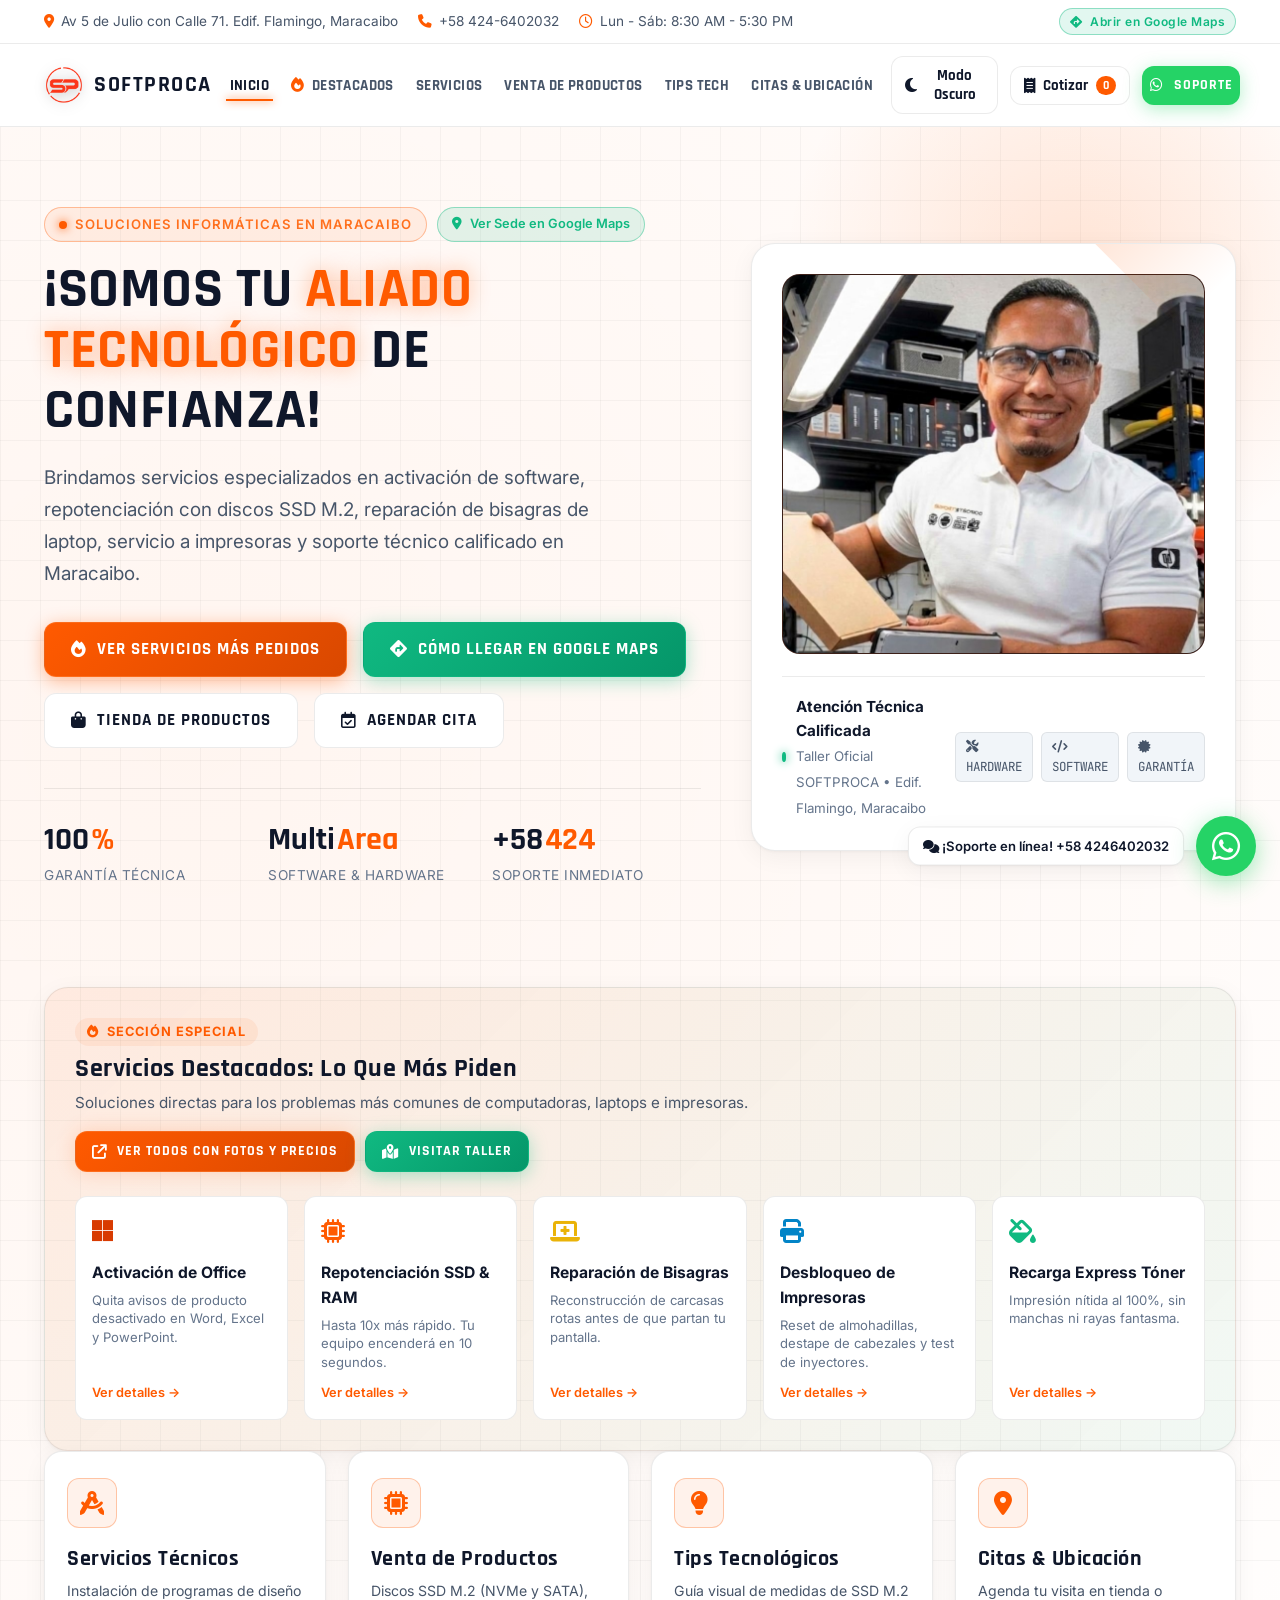
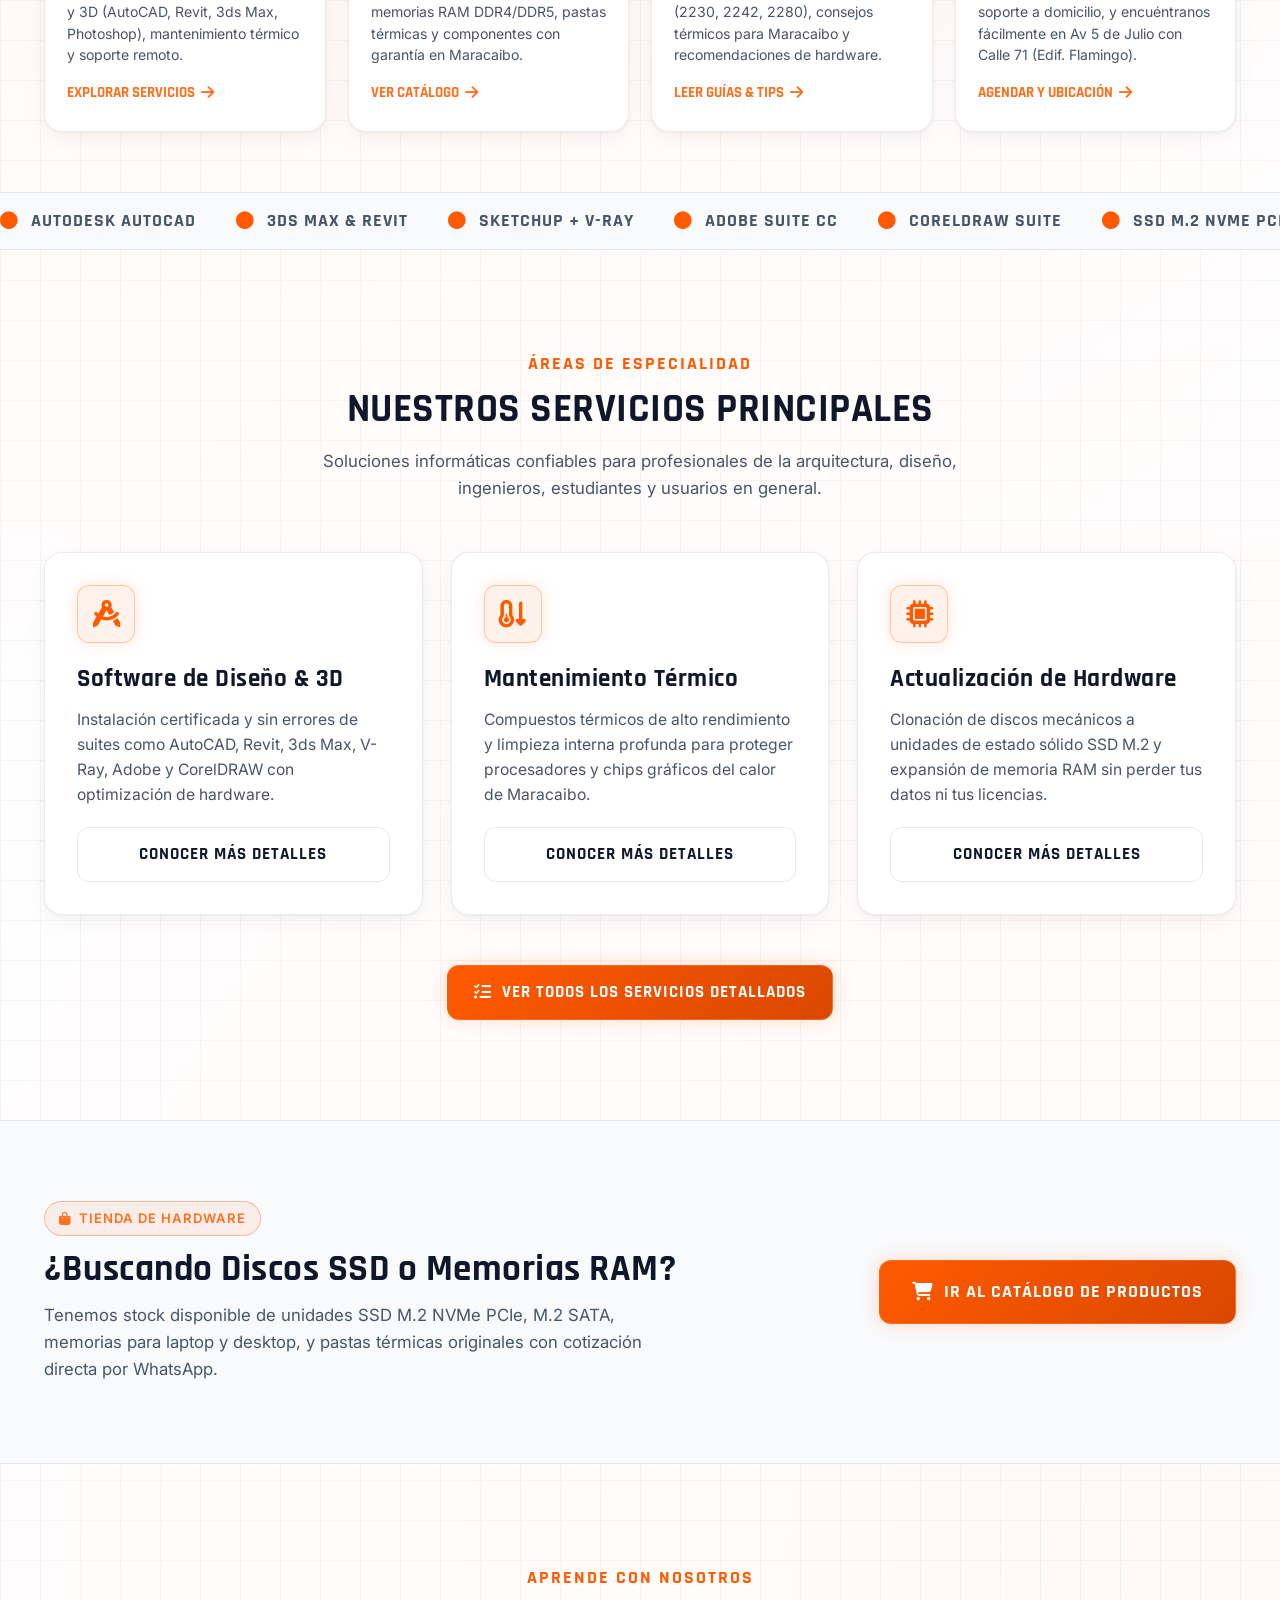
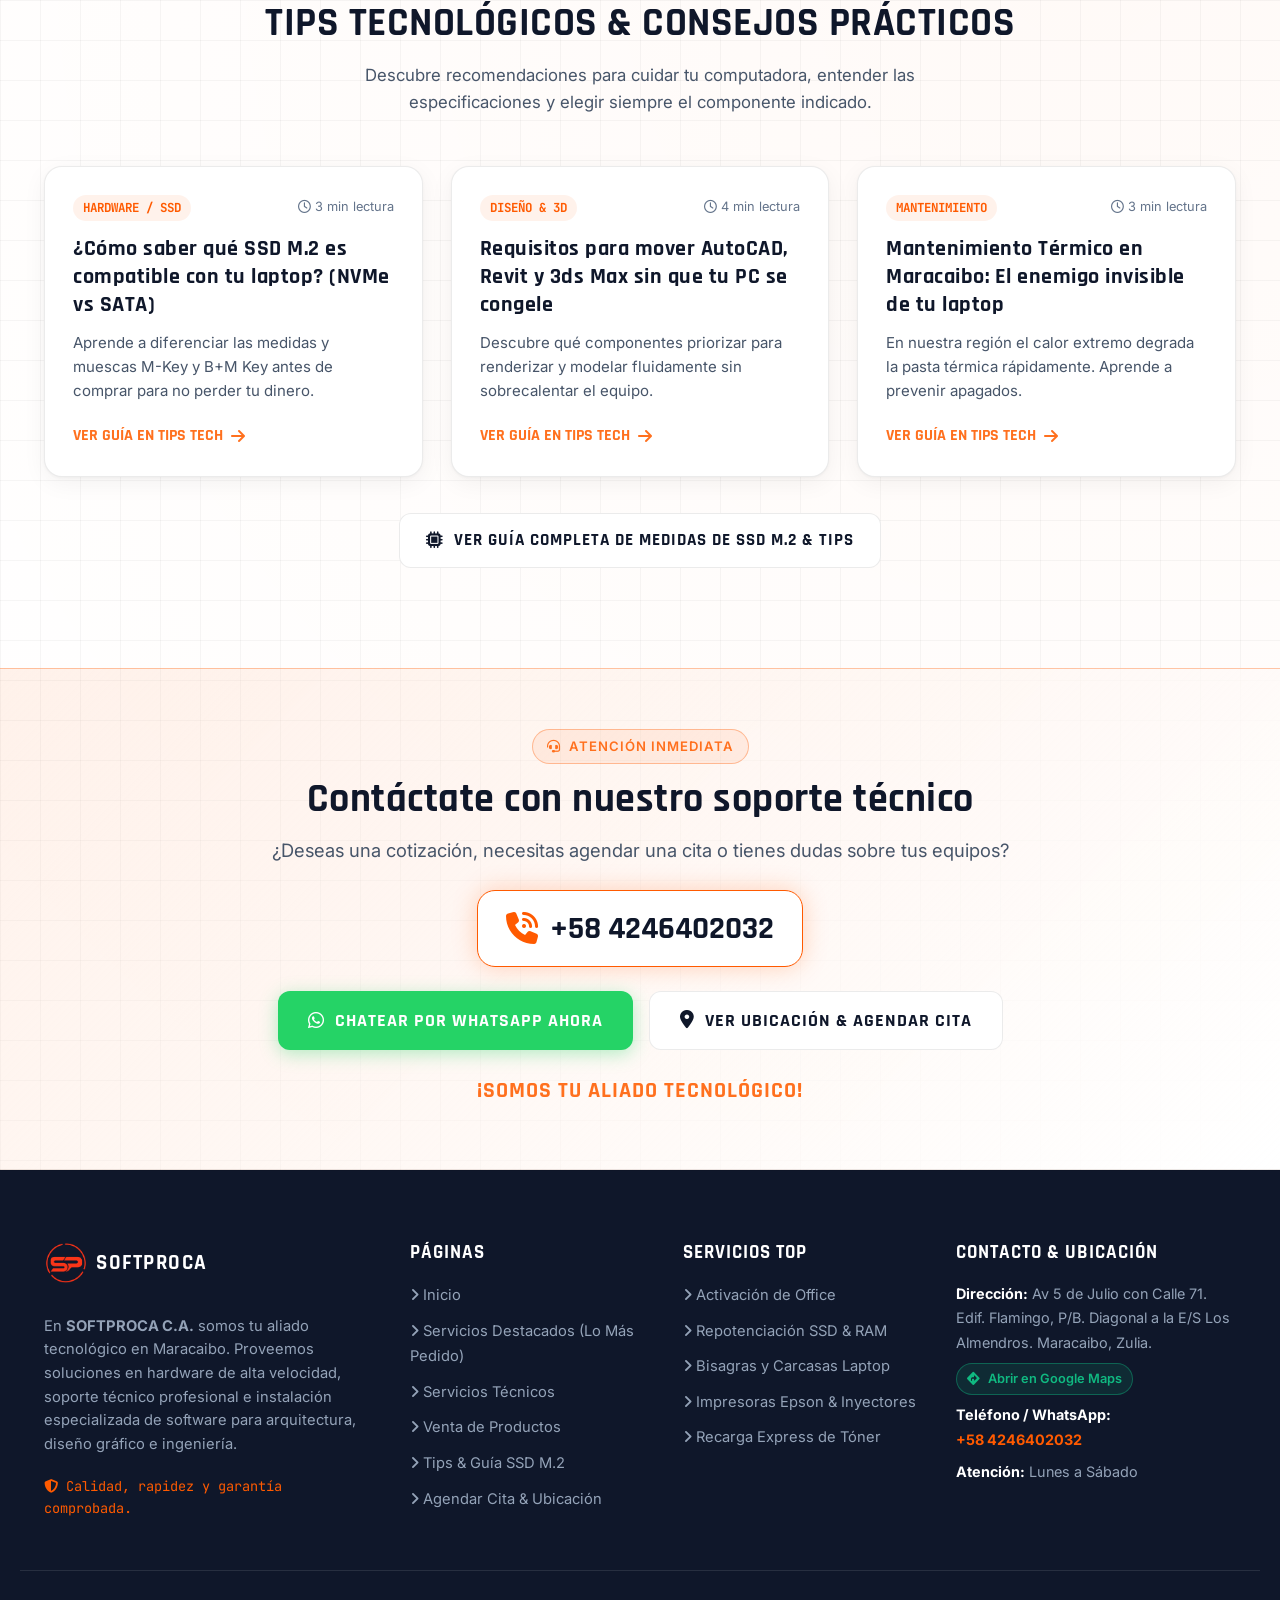
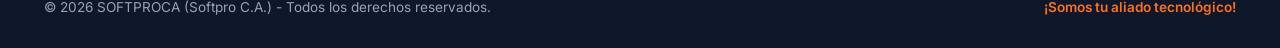
<file: index.html>
<!DOCTYPE html>
<html lang="es">
<head>
  <meta charset="UTF-8">
  <meta name="viewport" content="width=device-width, initial-scale=1.0">
  <title>SOFTPROCA | ¡Somos tu aliado tecnológico! - Servicios Técnicos y Hardware en Maracaibo</title>
  <meta name="description" content="SOFTPROCA C.A. en Maracaibo. Especialistas en activación de Office, repotenciación con discos SSD M.2 y RAM, reparación de bisagras de laptops, desbloqueo de impresoras y venta de hardware.">
  <meta name="keywords" content="Softproca, Maracaibo, servicios tecnicos, activacion office maracaibo, repotenciacion ssd maracaibo, reparacion bisagras laptop, desbloqueo impresoras epson, recarga toner, venta hardware, soporte tecnico Zulia">
  <meta name="author" content="SOFTPROCA C.A.">
  <meta name="robots" content="index, follow, max-image-preview:large, max-snippet:-1, max-video-preview:-1">
  
  <!-- Canonical URL -->
  <link rel="canonical" href="https://softproca.com/">

  <!-- Open Graph / Facebook / WhatsApp Preview -->
  <meta property="og:locale" content="es_VE">
  <meta property="og:type" content="business.business">
  <meta property="og:title" content="SOFTPROCA | ¡Somos tu aliado tecnológico! - Maracaibo">
  <meta property="og:description" content="Servicios técnicos calificados en Maracaibo: Licencias Office, repotenciación SSD M.2, reparación de bisagras de laptop, impresoras y venta de componentes.">
  <meta property="og:url" content="https://softproca.com/">
  <meta property="og:site_name" content="SOFTPROCA">
  <meta property="og:image" content="https://softproca.com/assets/images/logo-sp.png">
  <meta property="og:image:secure_url" content="https://softproca.com/assets/images/logo-sp.png">
  <meta property="og:image:type" content="image/png">
  <meta property="og:image:width" content="1024">
  <meta property="og:image:height" content="1024">
  <meta property="og:image:alt" content="SOFTPROCA | ¡Somos tu aliado tecnológico! - Logo Oficial">
  <link rel="image_src" href="https://softproca.com/assets/images/logo-sp.png">

  <!-- Twitter Cards -->
  <meta name="twitter:card" content="summary">
  <meta name="twitter:title" content="SOFTPROCA | Servicios Técnicos de Computación en Maracaibo">
  <meta name="twitter:description" content="¡Somos tu aliado tecnológico! Especialistas en software de diseño, discos SSD M.2, reparación de laptops e impresoras.">
  <meta name="twitter:image" content="https://softproca.com/assets/images/logo-sp.png">

  <!-- Geoposicionamiento para SEO Local en Google (Maracaibo, Venezuela) -->
  <meta name="geo.region" content="VE-V">
  <meta name="geo.placename" content="Maracaibo, Estado Zulia, Venezuela">
  <meta name="geo.position" content="10.6698;-71.6285">
  <meta name="ICBM" content="10.6698, -71.6285">

  <!-- Google Search Console - Etiqueta de Verificación -->
  <meta name="google-site-verification" content="GOOGLE_SEARCH_CONSOLE_VERIFICATION_CODE">

  <!-- Favicon & PWA Web Manifest -->
  <link rel="icon" type="image/png" href="assets/images/logo-sp.png">
  <link rel="apple-touch-icon" href="assets/images/logo-sp.png">
  <link rel="manifest" href="site.webmanifest">
  <meta name="theme-color" content="#FF5A00">

  <!-- Hojas de Estilo -->
  <link rel="stylesheet" href="assets/css/styles.css">

  <!-- FontAwesome Icons -->
  <link rel="stylesheet" href="https://cdnjs.cloudflare.com/ajax/libs/font-awesome/6.5.1/css/all.min.css" integrity="sha512-DTOQO9RWCH3ppGqcWaEA1BIZOC6xxalwEsw9c2QQeAIftl+Vegovlnee1c9QX4TctnWMn13TZye+giMm8e2LwA==" crossorigin="anonymous" referrerpolicy="no-referrer" />

  <!-- Schema.org Datos Estructurados (JSON-LD) para Google Rich Results -->
  <script type="application/ld+json">
  {
    "@context": "https://schema.org",
    "@type": ["LocalBusiness", "ComputerRepairService", "ElectronicsStore"],
    "name": "SOFTPROCA C.A.",
    "alternateName": ["Softpro C.A.", "Softproca", "Softproca Maracaibo"],
    "image": [
      "https://softproca.com/assets/images/logo-sp.png",
      "https://softproca.com/assets/images/hero-tecnico.jpg"
    ],
    "logo": "https://softproca.com/assets/images/logo-sp.png",
    "@id": "https://softproca.com/#localbusiness",
    "url": "https://softproca.com/",
    "telephone": "+584246402032",
    "priceRange": "$$",
    "hasMap": "https://maps.app.goo.gl/AkBrpmmDveUEZYnY8",
    "address": {
      "@type": "PostalAddress",
      "streetAddress": "Av 5 de Julio con Calle 71. Edif. Flamingo, P/B. Diagonal a la E/S Los Almendros",
      "addressLocality": "Maracaibo",
      "addressRegion": "Zulia",
      "postalCode": "4001",
      "addressCountry": "VE"
    },
    "geo": {
      "@type": "GeoCoordinates",
      "latitude": 10.6698,
      "longitude": -71.6285
    },
    "openingHoursSpecification": [
      {
        "@type": "OpeningHoursSpecification",
        "dayOfWeek": ["Monday", "Tuesday", "Wednesday", "Thursday", "Friday"],
        "opens": "08:30",
        "closes": "17:30"
      },
      {
        "@type": "OpeningHoursSpecification",
        "dayOfWeek": "Saturday",
        "opens": "09:00",
        "closes": "14:00"
      }
    ],
    "sameAs": [
      "https://maps.app.goo.gl/AkBrpmmDveUEZYnY8",
      "https://wa.me/584246402032"
    ],
    "areaServed": [
      {
        "@type": "City",
        "name": "Maracaibo"
      },
      {
        "@type": "City",
        "name": "San Francisco"
      },
      {
        "@type": "AdministrativeArea",
        "name": "Zulia"
      }
    ],
    "makesOffer": [
      {
        "@type": "Offer",
        "itemOffered": {
          "@type": "Service",
          "name": "Soporte, Activación y Licenciamiento de Microsoft Office"
        }
      },
      {
        "@type": "Offer",
        "itemOffered": {
          "@type": "Service",
          "name": "Repotenciación de Laptops y PC con SSD M.2 NVMe y Memoria RAM"
        }
      },
      {
        "@type": "Offer",
        "itemOffered": {
          "@type": "Service",
          "name": "Reparación y Reconstrucción de Bisagras y Carcasas de Laptop"
        }
      },
      {
        "@type": "Offer",
        "itemOffered": {
          "@type": "Service",
          "name": "Desbloqueo y Servicio de Impresoras Epson y Canon"
        }
      },
      {
        "@type": "Offer",
        "itemOffered": {
          "@type": "Service",
          "name": "Recarga Express y Mantenimiento de Cartuchos de Tóner"
        }
      },
      {
        "@type": "Offer",
        "itemOffered": {
          "@type": "Service",
          "name": "Instalación de Software de Diseño 3D (AutoCAD, Revit, 3ds Max, Adobe)"
        }
      }
    ]
  }
  </script>

  <!-- Detección Inmediata de Tema (Modo Claro Predeterminado de la Marca) -->
  <script>
    (function() {
      try {
        const savedTheme = localStorage.getItem('softproca-theme');
        if (savedTheme === 'dark') {
          document.documentElement.setAttribute('data-theme', 'dark');
        } else {
          // Predominio de blanco y estilo oficial por defecto
          document.documentElement.setAttribute('data-theme', 'light');
        }
      } catch (e) {
        document.documentElement.setAttribute('data-theme', 'light');
      }
    })();
  </script>
</head>
<body>

  <!-- =========================================================================
       TOP BAR INFORMATIVA
       ========================================================================= -->
  <aside class="topbar">
    <div class="container topbar-content">
      <div class="topbar-info">
        <a href="https://maps.app.goo.gl/AkBrpmmDveUEZYnY8" target="_blank" rel="noopener noreferrer" style="color: inherit; text-decoration: none;">
          <i class="fa-solid fa-location-dot" style="color: var(--sp-orange);"></i> Av 5 de Julio con Calle 71. Edif. Flamingo, Maracaibo
        </a>
        <a href="tel:+584246402032"><i class="fa-solid fa-phone" style="color: var(--sp-orange);"></i> +58 424-6402032</a>
        <span><i class="fa-regular fa-clock" style="color: var(--sp-orange);"></i> Lun - Sáb: 8:30 AM - 5:30 PM</span>
      </div>
      <div class="topbar-slogan">
        <a href="https://maps.app.goo.gl/AkBrpmmDveUEZYnY8" target="_blank" rel="noopener noreferrer" class="badge-maps-live" style="font-size: 0.75rem; padding: 3px 10px;">
          <i class="fa-solid fa-diamond-turn-right"></i> Abrir en Google Maps
        </a>
      </div>
    </div>
  </aside>

  <!-- =========================================================================
       NAVBAR PRINCIPAL
       ========================================================================= -->
  <header>
    <nav class="navbar" id="navbar">
      <div class="container nav-container">
        <!-- Logo de Marca SP -->
        <a href="index.html" class="brand-logo" aria-label="Inicio SOFTPROCA">
          <img src="assets/images/logo-sp.png" alt="SOFTPROCA Logo Oficial">
          <span class="brand-text">SOFTPROCA</span>
        </a>

        <!-- Menú de Navegación Multi-página -->
        <ul class="nav-links">
          <li><a href="index.html" class="nav-link active">Inicio</a></li>
          <li><a href="servicios-destacados.html" class="nav-link"><i class="fa-solid fa-fire" style="color: var(--sp-orange); margin-right: 4px;"></i> Destacados</a></li>
          <li><a href="servicios.html" class="nav-link">Servicios</a></li>
          <li><a href="productos.html" class="nav-link">Venta de Productos</a></li>
          <li><a href="tips.html" class="nav-link">Tips Tech</a></li>
          <li><a href="citas-ubicacion.html" class="nav-link">Citas & Ubicación</a></li>
        </ul>

        <!-- Acciones: Tema, Cotizar y WhatsApp -->
        <div class="nav-actions">
          <button class="theme-toggle-btn" id="theme-toggle-btn" aria-label="Cambiar tema claro u oscuro" title="Cambiar tema">
            <i class="fa-solid fa-moon theme-icon" id="theme-icon"></i>
            <span class="theme-toggle-text" id="theme-text">Modo Oscuro</span>
          </button>

          <button class="cart-toggle-btn" id="cart-toggle-btn" aria-label="Ver Cotización">
            <i class="fa-solid fa-receipt"></i>
            <span>Cotizar</span>
            <span class="cart-badge-count" id="cart-badge">0</span>
          </button>

          <a href="https://wa.me/584246402032?text=Hola%20SOFTPROCA!%20%C2%A1Somos%20tu%20aliado%20tecnol%C3%B3gico!%20Deseo%20hacer%20una%20consulta." target="_blank" rel="noopener noreferrer" class="btn btn-whatsapp btn-sm">
            <i class="fa-brands fa-whatsapp"></i> Soporte
          </a>

          <button class="mobile-toggle" aria-label="Abrir Menú">
            <i class="fa-solid fa-bars"></i>
          </button>
        </div>
      </div>
    </nav>
  </header>

  <main>
    <!-- =========================================================================
         HERO SECTION INSTITUCIONAL (EQUILIBRADO)
         ========================================================================= -->
    <section class="hero" id="inicio">
      <div class="container hero-grid">
        <div class="hero-content">
          <div style="display: flex; gap: 10px; flex-wrap: wrap; margin-bottom: 14px; align-items: center;">
            <div class="badge-tech" style="margin-bottom: 0;">
              <span class="pulse-dot"></span>
              Soluciones Informáticas en Maracaibo
            </div>
            <a href="https://maps.app.goo.gl/AkBrpmmDveUEZYnY8" target="_blank" rel="noopener noreferrer" class="badge-maps-live">
              <i class="fa-solid fa-location-dot"></i> Ver Sede en Google Maps
            </a>
          </div>

          <h1 class="hero-headline">
            ¡Somos tu <span class="highlight">aliado tecnológico</span> de confianza!
          </h1>

          <p class="hero-lead">
            Brindamos servicios especializados en activación de software, repotenciación con discos SSD M.2, reparación de bisagras de laptop, servicio a impresoras y soporte técnico calificado en Maracaibo.
          </p>

          <!-- BOTONES DESTACADOS AL ENTRAR A LA PÁGINA -->
          <div class="hero-cta-group">
            <a href="servicios-destacados.html" class="btn btn-primary" style="font-weight: 700; box-shadow: 0 4px 18px rgba(255, 90, 0, 0.4);">
              <i class="fa-solid fa-fire"></i> Ver Servicios Más Pedidos
            </a>
            <a href="https://maps.app.goo.gl/AkBrpmmDveUEZYnY8" target="_blank" rel="noopener noreferrer" class="btn btn-maps-highlight" style="font-weight: 700;">
              <i class="fa-solid fa-diamond-turn-right"></i> Cómo Llegar en Google Maps
            </a>
            <a href="productos.html" class="btn btn-secondary">
              <i class="fa-solid fa-bag-shopping"></i> Tienda de Productos
            </a>
            <a href="citas-ubicacion.html" class="btn btn-secondary">
              <i class="fa-regular fa-calendar-check"></i> Agendar Cita
            </a>
          </div>

          <div class="hero-stats">
            <div class="stat-item">
              <div class="stat-num">100<span>%</span></div>
              <div class="stat-label">Garantía Técnica</div>
            </div>
            <div class="stat-item">
              <div class="stat-num">Multi<span>Area</span></div>
              <div class="stat-label">Software & Hardware</div>
            </div>
            <div class="stat-item">
              <div class="stat-num">+58<span>424</span></div>
              <div class="stat-label">Soporte Inmediato</div>
            </div>
          </div>
        </div>

        <!-- Columna Visual Hero: Foto del Técnico en Taller -->
        <div class="hero-visual">
          <div class="hero-card">
            <div class="hero-card-img-wrap" style="height: 380px; overflow: hidden; background: #0b111e;">
              <img src="assets/images/hero-tecnico.jpg" alt="Especialista Técnico SOFTPROCA en Taller" style="width: 100%; height: 100%; object-fit: cover; object-position: top center;" />
            </div>
            <div class="hero-card-info">
              <div class="hero-card-status">
                <span class="status-indicator"></span>
                <div>
                  <strong style="display:block; font-size: 0.95rem; color: var(--sp-heading-color);">Atención Técnica Calificada</strong>
                  <small style="color: var(--sp-text-muted);">Taller Oficial SOFTPROCA &bull; Edif. Flamingo, Maracaibo</small>
                </div>
              </div>
              <div class="hero-card-tags">
                <span class="tag-pill"><i class="fa-solid fa-screwdriver-wrench"></i> HARDWARE</span>
                <span class="tag-pill"><i class="fa-solid fa-code"></i> SOFTWARE</span>
                <span class="tag-pill"><i class="fa-solid fa-certificate"></i> GARANTÍA</span>
              </div>
            </div>
          </div>
        </div>
      </div>
    </section>

    <!-- =========================================================================
         BANNER DESTACADO: LO MÁS PEDIDO EN NUESTRO TALLER (WORD DOC HIGHLIGHT)
         ========================================================================= -->
    <section class="container" style="margin-top: 10px; margin-bottom: 40px;">
      <div style="background: linear-gradient(135deg, rgba(255, 90, 0, 0.08) 0%, rgba(16, 185, 129, 0.06) 100%); border: 1px solid var(--sp-border); border-radius: var(--sp-radius-xl); padding: 30px; box-shadow: var(--sp-shadow-card);">
        <div style="display: flex; justify-content: space-between; align-items: center; flex-wrap: wrap; gap: 16px; margin-bottom: 24px;">
          <div>
            <div style="display: inline-flex; align-items: center; gap: 8px; background: var(--sp-orange-dim); color: var(--sp-orange); font-size: 0.8rem; font-weight: 700; text-transform: uppercase; letter-spacing: 1px; padding: 4px 12px; border-radius: 999px; margin-bottom: 8px;">
              <i class="fa-solid fa-fire"></i> Sección Especial
            </div>
            <h2 style="font-size: 1.6rem; color: var(--sp-heading-color); margin: 0;">Servicios Destacados: Lo Que Más Piden</h2>
            <p style="color: var(--sp-text-secondary); margin: 6px 0 0; font-size: 0.95rem;">Soluciones directas para los problemas más comunes de computadoras, laptops e impresoras.</p>
          </div>
          <div style="display: flex; gap: 10px; flex-wrap: wrap;">
            <a href="servicios-destacados.html" class="btn btn-primary btn-sm">
              <i class="fa-solid fa-arrow-up-right-from-square"></i> Ver Todos con Fotos y Precios
            </a>
            <a href="https://maps.app.goo.gl/AkBrpmmDveUEZYnY8" target="_blank" rel="noopener noreferrer" class="btn btn-maps-highlight btn-sm">
              <i class="fa-solid fa-map-location-dot"></i> Visitar Taller
            </a>
          </div>
        </div>

        <div style="display: grid; grid-template-columns: repeat(auto-fit, minmax(210px, 1fr)); gap: 16px;">
          <!-- Item 1 -->
          <a href="servicios-destacados.html#servicio-office" style="background: var(--sp-bg-card); border: 1px solid var(--sp-border); border-radius: var(--sp-radius-md); padding: 16px; text-decoration: none; color: inherit; transition: var(--sp-transition); display: flex; flex-direction: column; justify-content: space-between;" onmouseover="this.style.borderColor='var(--sp-orange)'; this.style.transform='translateY(-3px)'" onmouseout="this.style.borderColor='var(--sp-border)'; this.style.transform='none'">
            <div>
              <div style="font-size: 1.5rem; color: #D83B01; margin-bottom: 8px;"><i class="fa-brands fa-microsoft"></i></div>
              <strong style="color: var(--sp-heading-color); font-size: 0.98rem; display: block; margin-bottom: 6px;">Activación de Office</strong>
              <p style="font-size: 0.82rem; color: var(--sp-text-muted); line-height: 1.4; margin: 0;">Quita avisos de producto desactivado en Word, Excel y PowerPoint.</p>
            </div>
            <span style="display: inline-flex; align-items: center; gap: 4px; color: var(--sp-orange); font-size: 0.8rem; font-weight: 600; margin-top: 12px;">Ver detalles &rarr;</span>
          </a>

          <!-- Item 2 -->
          <a href="servicios-destacados.html#servicio-repotenciacion" style="background: var(--sp-bg-card); border: 1px solid var(--sp-border); border-radius: var(--sp-radius-md); padding: 16px; text-decoration: none; color: inherit; transition: var(--sp-transition); display: flex; flex-direction: column; justify-content: space-between;" onmouseover="this.style.borderColor='var(--sp-orange)'; this.style.transform='translateY(-3px)'" onmouseout="this.style.borderColor='var(--sp-border)'; this.style.transform='none'">
            <div>
              <div style="font-size: 1.5rem; color: var(--sp-orange); margin-bottom: 8px;"><i class="fa-solid fa-microchip"></i></div>
              <strong style="color: var(--sp-heading-color); font-size: 0.98rem; display: block; margin-bottom: 6px;">Repotenciación SSD & RAM</strong>
              <p style="font-size: 0.82rem; color: var(--sp-text-muted); line-height: 1.4; margin: 0;">Hasta 10x más rápido. Tu equipo encenderá en 10 segundos.</p>
            </div>
            <span style="display: inline-flex; align-items: center; gap: 4px; color: var(--sp-orange); font-size: 0.8rem; font-weight: 600; margin-top: 12px;">Ver detalles &rarr;</span>
          </a>

          <!-- Item 3 -->
          <a href="servicios-destacados.html#servicio-bisagras" style="background: var(--sp-bg-card); border: 1px solid var(--sp-border); border-radius: var(--sp-radius-md); padding: 16px; text-decoration: none; color: inherit; transition: var(--sp-transition); display: flex; flex-direction: column; justify-content: space-between;" onmouseover="this.style.borderColor='var(--sp-orange)'; this.style.transform='translateY(-3px)'" onmouseout="this.style.borderColor='var(--sp-border)'; this.style.transform='none'">
            <div>
              <div style="font-size: 1.5rem; color: #EAB308; margin-bottom: 8px;"><i class="fa-solid fa-laptop-medical"></i></div>
              <strong style="color: var(--sp-heading-color); font-size: 0.98rem; display: block; margin-bottom: 6px;">Reparación de Bisagras</strong>
              <p style="font-size: 0.82rem; color: var(--sp-text-muted); line-height: 1.4; margin: 0;">Reconstrucción de carcasas rotas antes de que partan tu pantalla.</p>
            </div>
            <span style="display: inline-flex; align-items: center; gap: 4px; color: var(--sp-orange); font-size: 0.8rem; font-weight: 600; margin-top: 12px;">Ver detalles &rarr;</span>
          </a>

          <!-- Item 4 -->
          <a href="servicios-destacados.html#servicio-impresoras" style="background: var(--sp-bg-card); border: 1px solid var(--sp-border); border-radius: var(--sp-radius-md); padding: 16px; text-decoration: none; color: inherit; transition: var(--sp-transition); display: flex; flex-direction: column; justify-content: space-between;" onmouseover="this.style.borderColor='var(--sp-orange)'; this.style.transform='translateY(-3px)'" onmouseout="this.style.borderColor='var(--sp-border)'; this.style.transform='none'">
            <div>
              <div style="font-size: 1.5rem; color: #0284C7; margin-bottom: 8px;"><i class="fa-solid fa-print"></i></div>
              <strong style="color: var(--sp-heading-color); font-size: 0.98rem; display: block; margin-bottom: 6px;">Desbloqueo de Impresoras</strong>
              <p style="font-size: 0.82rem; color: var(--sp-text-muted); line-height: 1.4; margin: 0;">Reset de almohadillas, destape de cabezales y test de inyectores.</p>
            </div>
            <span style="display: inline-flex; align-items: center; gap: 4px; color: var(--sp-orange); font-size: 0.8rem; font-weight: 600; margin-top: 12px;">Ver detalles &rarr;</span>
          </a>

          <!-- Item 5 -->
          <a href="servicios-destacados.html#servicio-toner" style="background: var(--sp-bg-card); border: 1px solid var(--sp-border); border-radius: var(--sp-radius-md); padding: 16px; text-decoration: none; color: inherit; transition: var(--sp-transition); display: flex; flex-direction: column; justify-content: space-between;" onmouseover="this.style.borderColor='var(--sp-orange)'; this.style.transform='translateY(-3px)'" onmouseout="this.style.borderColor='var(--sp-border)'; this.style.transform='none'">
            <div>
              <div style="font-size: 1.5rem; color: #10B981; margin-bottom: 8px;"><i class="fa-solid fa-fill-drip"></i></div>
              <strong style="color: var(--sp-heading-color); font-size: 0.98rem; display: block; margin-bottom: 6px;">Recarga Express Tóner</strong>
              <p style="font-size: 0.82rem; color: var(--sp-text-muted); line-height: 1.4; margin: 0;">Impresión nítida al 100%, sin manchas ni rayas fantasma.</p>
            </div>
            <span style="display: inline-flex; align-items: center; gap: 4px; color: var(--sp-orange); font-size: 0.8rem; font-weight: 600; margin-top: 12px;">Ver detalles &rarr;</span>
          </a>
        </div>
      </div>
    </section>

    <!-- =========================================================================
         ACCESOS DIRECTOS A LAS 4 PÁGINAS PRINCIPALES
         ========================================================================= -->
    <section class="container">
      <div class="overview-sections-grid">
        <!-- Tarjeta 1: Servicios -->
        <div class="overview-card">
          <div>
            <div class="overview-card-icon">
              <i class="fa-solid fa-compass-drafting"></i>
            </div>
            <h3 class="overview-card-title">Servicios Técnicos</h3>
            <p class="overview-card-desc">
              Instalación de programas de diseño y 3D (AutoCAD, Revit, 3ds Max, Photoshop), mantenimiento térmico y soporte remoto.
            </p>
          </div>
          <a href="servicios.html" class="overview-card-link">
            Explorar Servicios <i class="fa-solid fa-arrow-right"></i>
          </a>
        </div>

        <!-- Tarjeta 2: Venta de Productos -->
        <div class="overview-card">
          <div>
            <div class="overview-card-icon">
              <i class="fa-solid fa-microchip"></i>
            </div>
            <h3 class="overview-card-title">Venta de Productos</h3>
            <p class="overview-card-desc">
              Discos SSD M.2 (NVMe y SATA), memorias RAM DDR4/DDR5, pastas térmicas y componentes con garantía en Maracaibo.
            </p>
          </div>
          <a href="productos.html" class="overview-card-link">
            Ver Catálogo <i class="fa-solid fa-arrow-right"></i>
          </a>
        </div>

        <!-- Tarjeta 3: Tips Tech -->
        <div class="overview-card">
          <div>
            <div class="overview-card-icon">
              <i class="fa-solid fa-lightbulb"></i>
            </div>
            <h3 class="overview-card-title">Tips Tecnológicos</h3>
            <p class="overview-card-desc">
              Guía visual de medidas de SSD M.2 (2230, 2242, 2280), consejos térmicos para Maracaibo y recomendaciones de hardware.
            </p>
          </div>
          <a href="tips.html" class="overview-card-link">
            Leer Guías & Tips <i class="fa-solid fa-arrow-right"></i>
          </a>
        </div>

        <!-- Tarjeta 4: Agendar Citas & Ubicación -->
        <div class="overview-card">
          <div>
            <div class="overview-card-icon">
              <i class="fa-solid fa-location-dot"></i>
            </div>
            <h3 class="overview-card-title">Citas & Ubicación</h3>
            <p class="overview-card-desc">
              Agenda tu visita en tienda o soporte a domicilio, y encuéntranos fácilmente en Av 5 de Julio con Calle 71 (Edif. Flamingo).
            </p>
          </div>
          <a href="citas-ubicacion.html" class="overview-card-link">
            Agendar y Ubicación <i class="fa-solid fa-arrow-right"></i>
          </a>
        </div>
      </div>
    </section>

    <!-- =========================================================================
         TICKER TECNOLÓGICO INFINITO
         ========================================================================= -->
    <div class="tech-ticker-wrap">
      <div class="tech-ticker">
        <span class="ticker-item"><i class="fa-solid fa-circle dot"></i> AUTODESK AUTOCAD</span>
        <span class="ticker-item"><i class="fa-solid fa-circle dot"></i> 3DS MAX & REVIT</span>
        <span class="ticker-item"><i class="fa-solid fa-circle dot"></i> SKETCHUP + V-RAY</span>
        <span class="ticker-item"><i class="fa-solid fa-circle dot"></i> ADOBE SUITE CC</span>
        <span class="ticker-item"><i class="fa-solid fa-circle dot"></i> CORELDRAW SUITE</span>
        <span class="ticker-item"><i class="fa-solid fa-circle dot"></i> SSD M.2 NVMe PCIE</span>
        <span class="ticker-item"><i class="fa-solid fa-circle dot"></i> MANTENIMIENTO TÉRMICO</span>
        <span class="ticker-item"><i class="fa-solid fa-circle dot"></i> SOPORTE TÉCNICO: +58 4246402032</span>
        <!-- Duplicado para loop continuo -->
        <span class="ticker-item"><i class="fa-solid fa-circle dot"></i> AUTODESK AUTOCAD</span>
        <span class="ticker-item"><i class="fa-solid fa-circle dot"></i> 3DS MAX & REVIT</span>
        <span class="ticker-item"><i class="fa-solid fa-circle dot"></i> SKETCHUP + V-RAY</span>
        <span class="ticker-item"><i class="fa-solid fa-circle dot"></i> ADOBE SUITE CC</span>
        <span class="ticker-item"><i class="fa-solid fa-circle dot"></i> CORELDRAW SUITE</span>
        <span class="ticker-item"><i class="fa-solid fa-circle dot"></i> SSD M.2 NVMe PCIE</span>
        <span class="ticker-item"><i class="fa-solid fa-circle dot"></i> MANTENIMIENTO TÉRMICO</span>
      </div>
    </div>

    <!-- =========================================================================
         RESUMEN DE SERVICIOS DESTACADOS (CON ENLACE A SERVICIOS.HTML)
         ========================================================================= -->
    <section class="services-section">
      <div class="container">
        <div class="section-header">
          <span class="subtitle">Áreas de Especialidad</span>
          <h2 class="title">Nuestros Servicios Principales</h2>
          <p class="description">
            Soluciones informáticas confiables para profesionales de la arquitectura, diseño, ingenieros, estudiantes y usuarios en general.
          </p>
        </div>

        <div class="services-grid">
          <!-- Card Resumen 1 -->
          <div class="service-card">
            <div>
              <div class="service-icon-box">
                <i class="fa-solid fa-compass-drafting"></i>
              </div>
              <h3 class="service-title">Software de Diseño & 3D</h3>
              <p class="service-desc">
                Instalación certificada y sin errores de suites como AutoCAD, Revit, 3ds Max, V-Ray, Adobe y CorelDRAW con optimización de hardware.
              </p>
            </div>
            <div class="service-action">
              <a href="servicios.html" class="btn btn-secondary" style="width:100%;">
                Conocer Más Detalles
              </a>
            </div>
          </div>

          <!-- Card Resumen 2 -->
          <div class="service-card">
            <div>
              <div class="service-icon-box">
                <i class="fa-solid fa-temperature-arrow-down"></i>
              </div>
              <h3 class="service-title">Mantenimiento Térmico</h3>
              <p class="service-desc">
                Compuestos térmicos de alto rendimiento y limpieza interna profunda para proteger procesadores y chips gráficos del calor de Maracaibo.
              </p>
            </div>
            <div class="service-action">
              <a href="servicios.html" class="btn btn-secondary" style="width:100%;">
                Conocer Más Detalles
              </a>
            </div>
          </div>

          <!-- Card Resumen 3 -->
          <div class="service-card">
            <div>
              <div class="service-icon-box">
                <i class="fa-solid fa-microchip"></i>
              </div>
              <h3 class="service-title">Actualización de Hardware</h3>
              <p class="service-desc">
                Clonación de discos mecánicos a unidades de estado sólido SSD M.2 y expansión de memoria RAM sin perder tus datos ni tus licencias.
              </p>
            </div>
            <div class="service-action">
              <a href="servicios.html" class="btn btn-secondary" style="width:100%;">
                Conocer Más Detalles
              </a>
            </div>
          </div>
        </div>

        <div style="text-align: center; margin-top: 10px;">
          <a href="servicios.html" class="btn btn-primary">
            <i class="fa-solid fa-list-check"></i> Ver Todos los Servicios Detallados
          </a>
        </div>
      </div>
    </section>

    <!-- =========================================================================
         BANNER RESUMEN DE PRODUCTOS & HARDWARE (CON ENLACE A PRODUCTOS.HTML)
         ========================================================================= -->
    <section style="padding: 80px 0; background: var(--sp-bg-inner); border-top: 1px solid var(--sp-border); border-bottom: 1px solid var(--sp-border);">
      <div class="container" style="display: flex; align-items: center; justify-content: space-between; flex-wrap: wrap; gap: 30px;">
        <div style="max-width: 650px;">
          <span class="badge-tech"><i class="fa-solid fa-bag-shopping"></i> Tienda de Hardware</span>
          <h2 style="font-size: 2.3rem; margin: 12px 0 10px; color: var(--sp-heading-color);">¿Buscando Discos SSD o Memorias RAM?</h2>
          <p style="color: var(--sp-text-secondary); font-size: 1.05rem;">
            Tenemos stock disponible de unidades SSD M.2 NVMe PCIe, M.2 SATA, memorias para laptop y desktop, y pastas térmicas originales con cotización directa por WhatsApp.
          </p>
        </div>
        <div>
          <a href="productos.html" class="btn btn-primary" style="padding: 16px 32px; font-size: 1.15rem;">
            <i class="fa-solid fa-cart-shopping"></i> Ir al Catálogo de Productos
          </a>
        </div>
      </div>
    </section>

    <!-- =========================================================================
         RESUMEN DE TIPS & GUÍAS (CON ENLACE A TIPS.HTML)
         ========================================================================= -->
    <section class="tips-section">
      <div class="container">
        <div class="section-header">
          <span class="subtitle">Aprende con Nosotros</span>
          <h2 class="title">Tips Tecnológicos & Consejos Prácticos</h2>
          <p class="description">
            Descubre recomendaciones para cuidar tu computadora, entender las especificaciones y elegir siempre el componente indicado.
          </p>
        </div>

        <div class="tips-grid">
          <!-- Tip 1 -->
          <article class="tip-card" onclick="window.location.href='tips.html'">
            <div class="tip-meta">
              <span class="tip-tag">Hardware / SSD</span>
              <span class="tip-read-time"><i class="fa-regular fa-clock"></i> 3 min lectura</span>
            </div>
            <h3 class="tip-title">¿Cómo saber qué SSD M.2 es compatible con tu laptop? (NVMe vs SATA)</h3>
            <p class="tip-excerpt">
              Aprende a diferenciar las medidas y muescas M-Key y B+M Key antes de comprar para no perder tu dinero.
            </p>
            <span class="tip-read-more">
              Ver Guía en Tips Tech <i class="fa-solid fa-arrow-right"></i>
            </span>
          </article>

          <!-- Tip 2 -->
          <article class="tip-card" onclick="window.location.href='tips.html'">
            <div class="tip-meta">
              <span class="tip-tag">Diseño & 3D</span>
              <span class="tip-read-time"><i class="fa-regular fa-clock"></i> 4 min lectura</span>
            </div>
            <h3 class="tip-title">Requisitos para mover AutoCAD, Revit y 3ds Max sin que tu PC se congele</h3>
            <p class="tip-excerpt">
              Descubre qué componentes priorizar para renderizar y modelar fluidamente sin sobrecalentar el equipo.
            </p>
            <span class="tip-read-more">
              Ver Guía en Tips Tech <i class="fa-solid fa-arrow-right"></i>
            </span>
          </article>

          <!-- Tip 3 -->
          <article class="tip-card" onclick="window.location.href='tips.html'">
            <div class="tip-meta">
              <span class="tip-tag">Mantenimiento</span>
              <span class="tip-read-time"><i class="fa-regular fa-clock"></i> 3 min lectura</span>
            </div>
            <h3 class="tip-title">Mantenimiento Térmico en Maracaibo: El enemigo invisible de tu laptop</h3>
            <p class="tip-excerpt">
              En nuestra región el calor extremo degrada la pasta térmica rápidamente. Aprende a prevenir apagados.
            </p>
            <span class="tip-read-more">
              Ver Guía en Tips Tech <i class="fa-solid fa-arrow-right"></i>
            </span>
          </article>
        </div>

        <div style="text-align: center; margin-top: 36px;">
          <a href="tips.html" class="btn btn-secondary">
            <i class="fa-solid fa-microchip"></i> Ver Guía Completa de Medidas de SSD M.2 & Tips
          </a>
        </div>
      </div>
    </section>

    <!-- =========================================================================
         BANNER DE SOPORTE TÉCNICO Y ACCESO A UBICACIÓN
         ========================================================================= -->
    <section class="support-banner-section">
      <div class="container support-box">
        <span class="badge-tech"><i class="fa-solid fa-headset"></i> Atención Inmediata</span>
        <h2 style="margin-top: 12px;">Contáctate con nuestro soporte técnico</h2>
        <p>
          ¿Deseas una cotización, necesitas agendar una cita o tienes dudas sobre tus equipos?
        </p>
        
        <div>
          <a href="tel:+584246402032" class="support-phone-badge">
            <i class="fa-solid fa-phone-volume"></i> +58 4246402032
          </a>
        </div>

        <div style="display: flex; justify-content: center; gap: 16px; flex-wrap: wrap;">
          <a href="https://wa.me/584246402032?text=Hola%20Softproca!%20Necesito%20asistencia%20t%C3%A9cnica%20de%20un%20especialista." target="_blank" rel="noopener noreferrer" class="btn btn-whatsapp" style="font-size: 1.15rem; padding: 14px 30px;">
            <i class="fa-brands fa-whatsapp"></i> Chatear por WhatsApp Ahora
          </a>
          <a href="citas-ubicacion.html" class="btn btn-secondary" style="font-size: 1.15rem; padding: 14px 30px;">
            <i class="fa-solid fa-location-dot"></i> Ver Ubicación & Agendar Cita
          </a>
        </div>

        <div style="margin-top: 24px; font-family: var(--sp-font-head); font-size: 1.35rem; color: var(--sp-orange-light); font-weight: 700; letter-spacing: 1px;">
          ¡SOMOS TU ALIADO TECNOLÓGICO!
        </div>
      </div>
    </section>
  </main>

  <!-- =========================================================================
       FOOTER
       ========================================================================= -->
  <footer class="site-footer">
    <div class="container footer-grid">
      <div class="footer-brand">
        <a href="index.html" style="text-decoration: none; display: inline-flex; align-items: center; gap: 8px; margin-bottom: 14px;">
          <img src="assets/images/logo-sp.png" alt="SOFTPROCA Logo" style="height: 44px; width: auto;">
          <span class="brand-text" style="color: #FFFFFF; font-size: 1.3rem;">SOFTPROCA</span>
        </a>
        <p>
          En <strong>SOFTPROCA C.A.</strong> somos tu aliado tecnológico en Maracaibo. Proveemos soluciones en hardware de alta velocidad, soporte técnico profesional e instalación especializada de software para arquitectura, diseño gráfico e ingeniería.
        </p>
        <div style="font-family: var(--sp-font-mono); font-size: 0.85rem; color: var(--sp-orange);">
          <i class="fa-solid fa-shield-halved"></i> Calidad, rapidez y garantía comprobada.
        </div>
      </div>

      <div class="footer-col">
        <h4>Páginas</h4>
        <ul class="footer-links">
          <li><a href="index.html"><i class="fa-solid fa-angle-right"></i> Inicio</a></li>
          <li><a href="servicios-destacados.html"><i class="fa-solid fa-angle-right"></i> Servicios Destacados (Lo Más Pedido)</a></li>
          <li><a href="servicios.html"><i class="fa-solid fa-angle-right"></i> Servicios Técnicos</a></li>
          <li><a href="productos.html"><i class="fa-solid fa-angle-right"></i> Venta de Productos</a></li>
          <li><a href="tips.html"><i class="fa-solid fa-angle-right"></i> Tips & Guía SSD M.2</a></li>
          <li><a href="citas-ubicacion.html"><i class="fa-solid fa-angle-right"></i> Agendar Cita & Ubicación</a></li>
        </ul>
      </div>

      <div class="footer-col">
        <h4>Servicios Top</h4>
        <ul class="footer-links">
          <li><a href="servicios-destacados.html#servicio-office"><i class="fa-solid fa-angle-right"></i> Activación de Office</a></li>
          <li><a href="servicios-destacados.html#servicio-repotenciacion"><i class="fa-solid fa-angle-right"></i> Repotenciación SSD & RAM</a></li>
          <li><a href="servicios-destacados.html#servicio-bisagras"><i class="fa-solid fa-angle-right"></i> Bisagras y Carcasas Laptop</a></li>
          <li><a href="servicios-destacados.html#servicio-impresoras"><i class="fa-solid fa-angle-right"></i> Impresoras Epson & Inyectores</a></li>
          <li><a href="servicios-destacados.html#servicio-toner"><i class="fa-solid fa-angle-right"></i> Recarga Express de Tóner</a></li>
        </ul>
      </div>

      <div class="footer-col">
        <h4>Contacto & Ubicación</h4>
        <div style="font-size: 0.9rem; line-height: 1.7;">
          <p><strong style="color:#FFF;">Dirección:</strong> Av 5 de Julio con Calle 71. Edif. Flamingo, P/B. Diagonal a la E/S Los Almendros. Maracaibo, Zulia.</p>
          <div style="margin: 8px 0;">
            <a href="https://maps.app.goo.gl/AkBrpmmDveUEZYnY8" target="_blank" rel="noopener noreferrer" class="badge-maps-live" style="font-size: 0.8rem; padding: 4px 10px;">
              <i class="fa-solid fa-diamond-turn-right"></i> Abrir en Google Maps
            </a>
          </div>
          <p style="margin-top: 8px;"><strong style="color:#FFF;">Teléfono / WhatsApp:</strong> <br><a href="tel:+584246402032" style="color: var(--sp-orange); font-weight: bold;">+58 4246402032</a></p>
          <p style="margin-top: 8px;"><strong style="color:#FFF;">Atención:</strong> Lunes a Sábado</p>
        </div>
      </div>
    </div>

    <div class="container footer-bottom">
      <div>
        &copy; 2026 SOFTPROCA (Softpro C.A.) - Todos los derechos reservados.
      </div>
      <div style="color: var(--sp-orange-light); font-weight: 600;">
        ¡Somos tu aliado tecnológico!
      </div>
    </div>
  </footer>

  <!-- =========================================================================
       DRAWER LATERAL: COTIZADOR / CARRITO DE PRODUCTOS
       ========================================================================= -->
  <div class="cart-drawer-overlay" id="cart-drawer-overlay"></div>
  <aside class="cart-drawer" id="cart-drawer">
    <div class="cart-drawer-header">
      <h3 class="cart-drawer-title">
        <i class="fa-solid fa-receipt" style="color: var(--sp-orange);"></i> Tu Lista de Cotización
      </h3>
      <button class="cart-drawer-close" id="cart-close-btn" aria-label="Cerrar Cotizador">
        <i class="fa-solid fa-xmark"></i>
      </button>
    </div>

    <div class="cart-drawer-items" id="cart-items-container"></div>

    <div class="cart-drawer-footer">
      <div class="cart-total-row">
        <span>Total Estimado:</span>
        <span id="cart-total-amount" style="color: var(--sp-orange);">$0.00</span>
      </div>
      <button class="btn btn-whatsapp" id="btn-checkout-wa" style="width: 100%;" disabled>
        <i class="fa-brands fa-whatsapp"></i> Enviar Cotización a WhatsApp (+58 4246402032)
      </button>
      <small style="display: block; text-align: center; color: var(--sp-text-muted); margin-top: 10px; font-size: 0.78rem;">
        Precios referenciales en USD. Te responderemos al instante con la cotización formal y disponibilidad en tienda.
      </small>
    </div>
  </aside>

  <!-- =========================================================================
       MODAL GENERAL (LIGHTBOX DE FLYERS Y DETALLES)
       ========================================================================= -->
  <div class="modal-overlay" id="general-modal-overlay">
    <div class="modal-content-box">
      <button class="modal-close-btn" id="general-modal-close" aria-label="Cerrar Ventana">
        <i class="fa-solid fa-xmark"></i>
      </button>
      <h3 id="general-modal-title" style="font-size: 1.5rem; color: var(--sp-orange); margin-bottom: 16px;">Detalle</h3>
      <div id="general-modal-body"></div>
    </div>
  </div>

  <!-- =========================================================================
       WIDGET FLOTANTE DE WHATSAPP
       ========================================================================= -->
  <div class="whatsapp-float-widget">
    <div class="whatsapp-tooltip">
      <i class="fa-solid fa-comments"></i> ¡Soporte en línea! +58 4246402032
    </div>
    <a href="https://wa.me/584246402032?text=Hola%20SOFTPROCA!%20%C2%A1Somos%20tu%20aliado%20tecnol%C3%B3gico!%20Deseo%20hacer%20una%20consulta." target="_blank" rel="noopener noreferrer" class="whatsapp-float-btn" aria-label="Contactar soporte por WhatsApp">
      <i class="fa-brands fa-whatsapp"></i>
    </a>
  </div>

  <!-- Script Principal -->
  <script src="assets/js/main.js"></script>
</body>
</html>
</file>
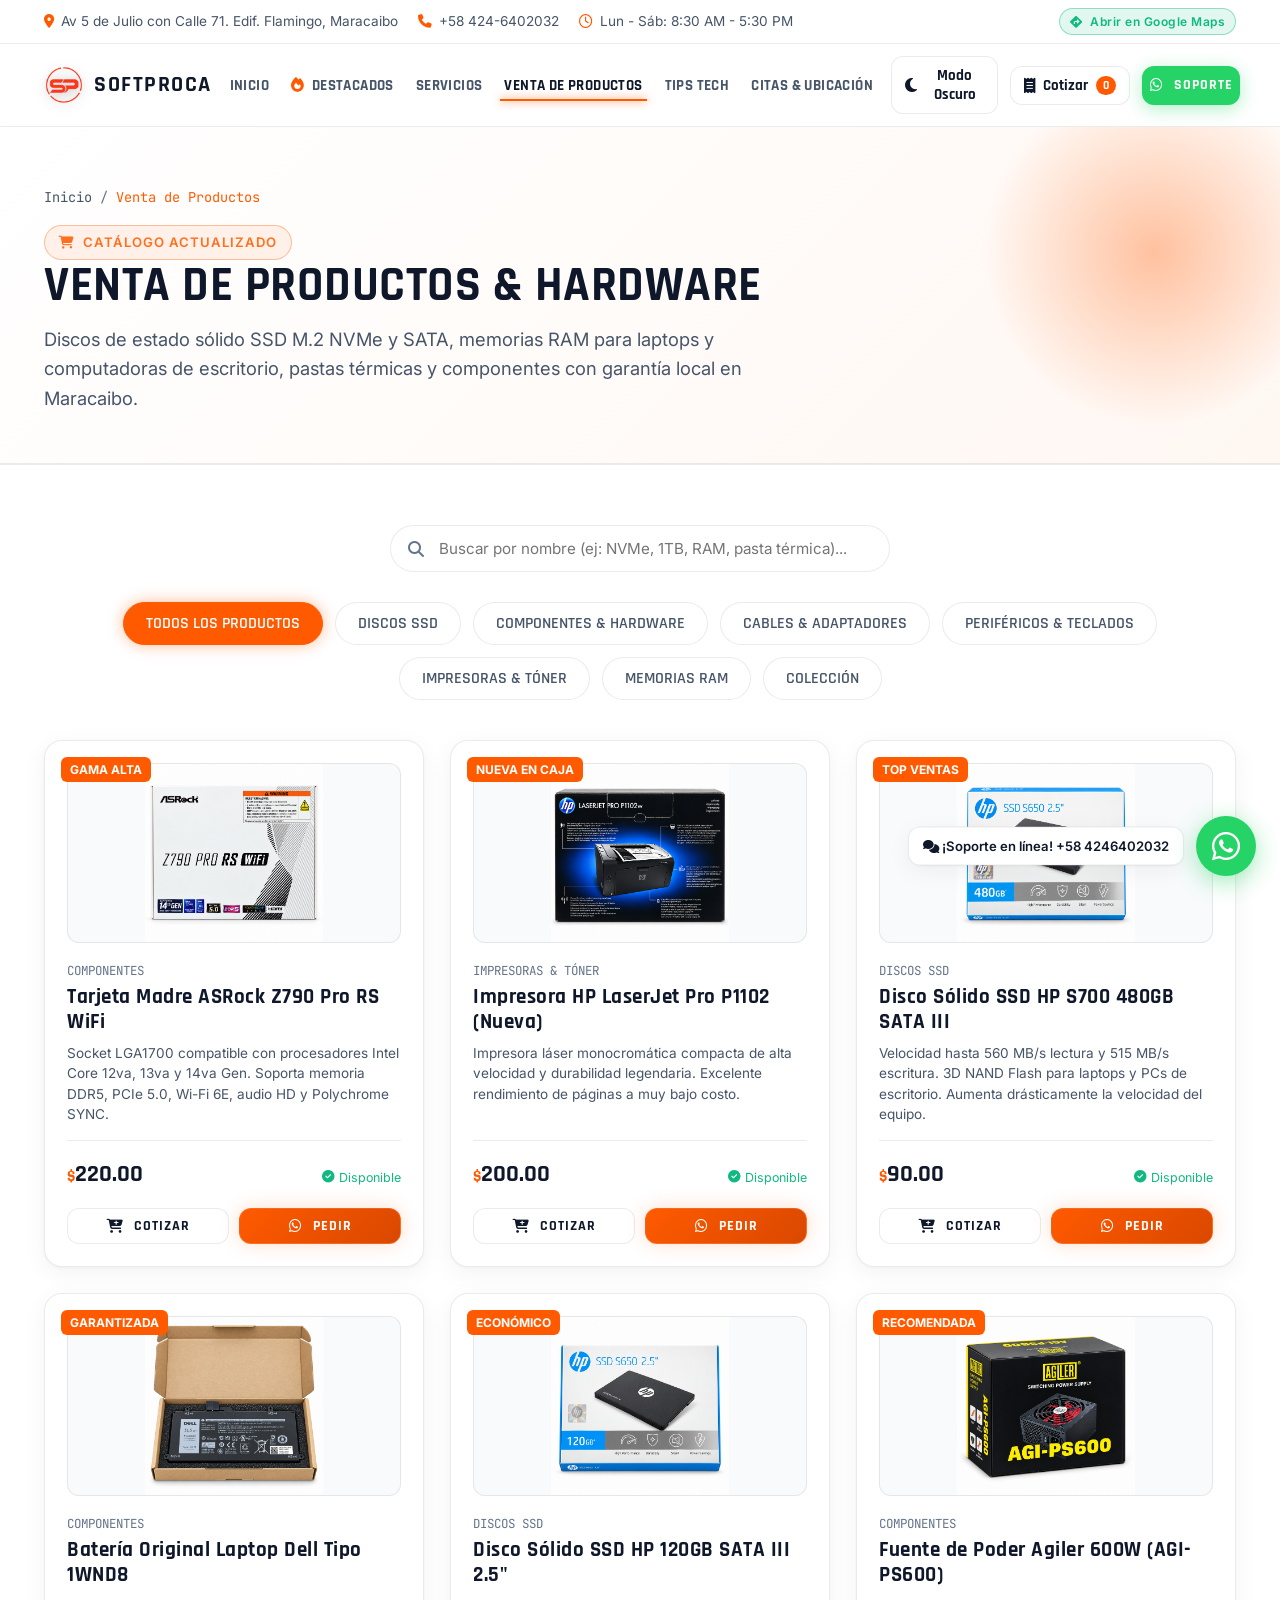
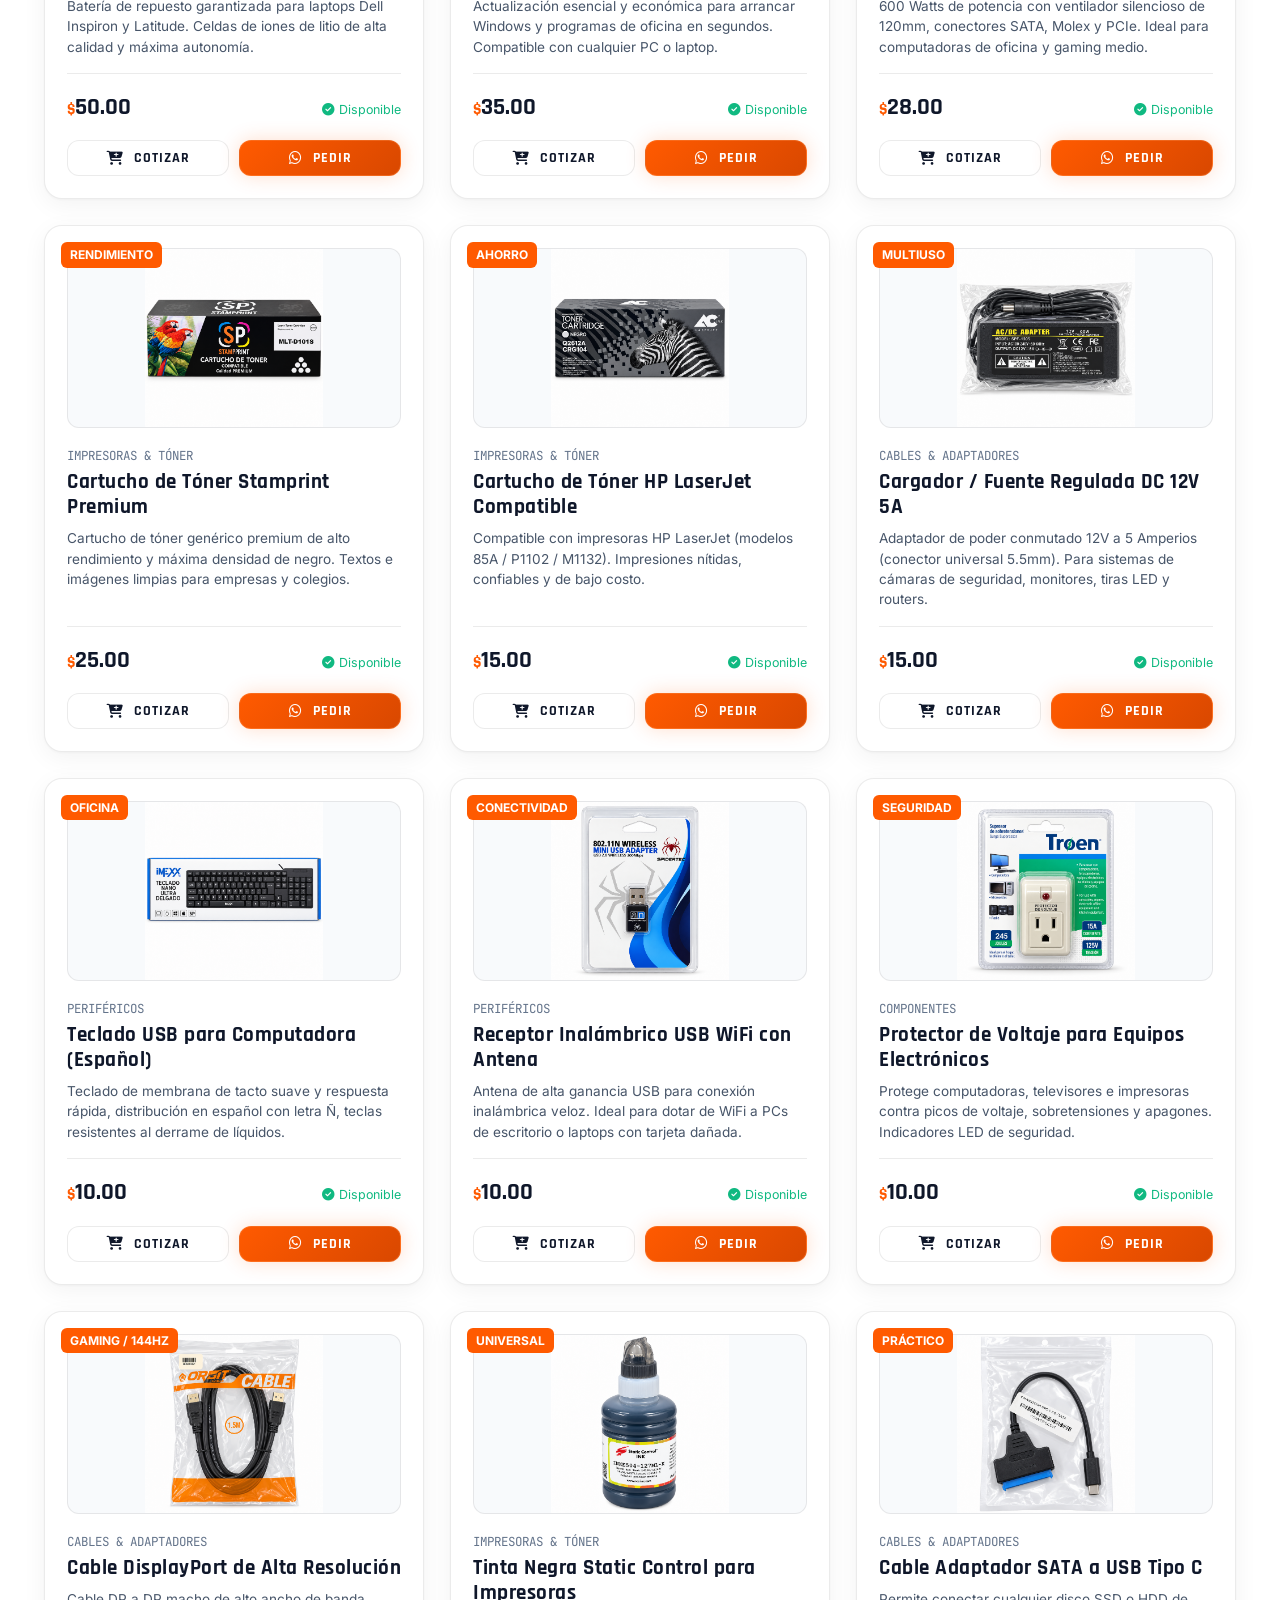
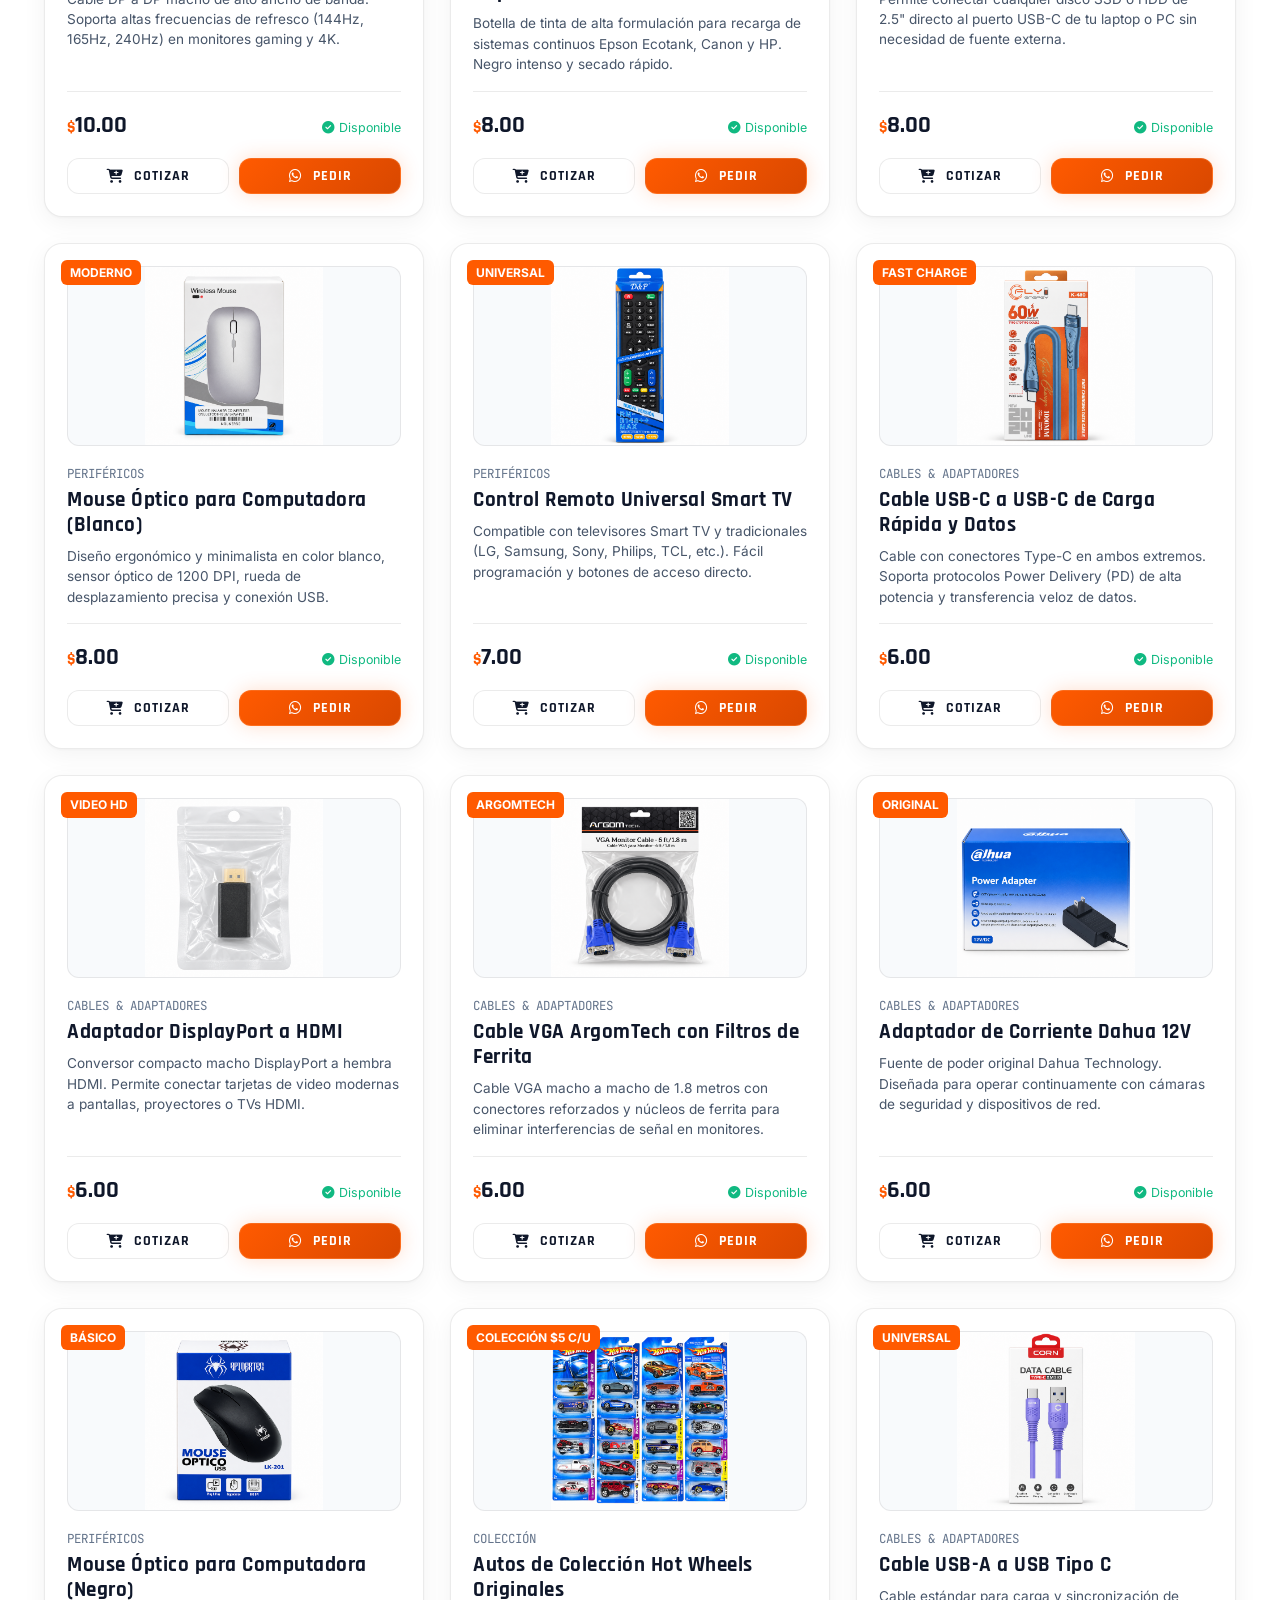
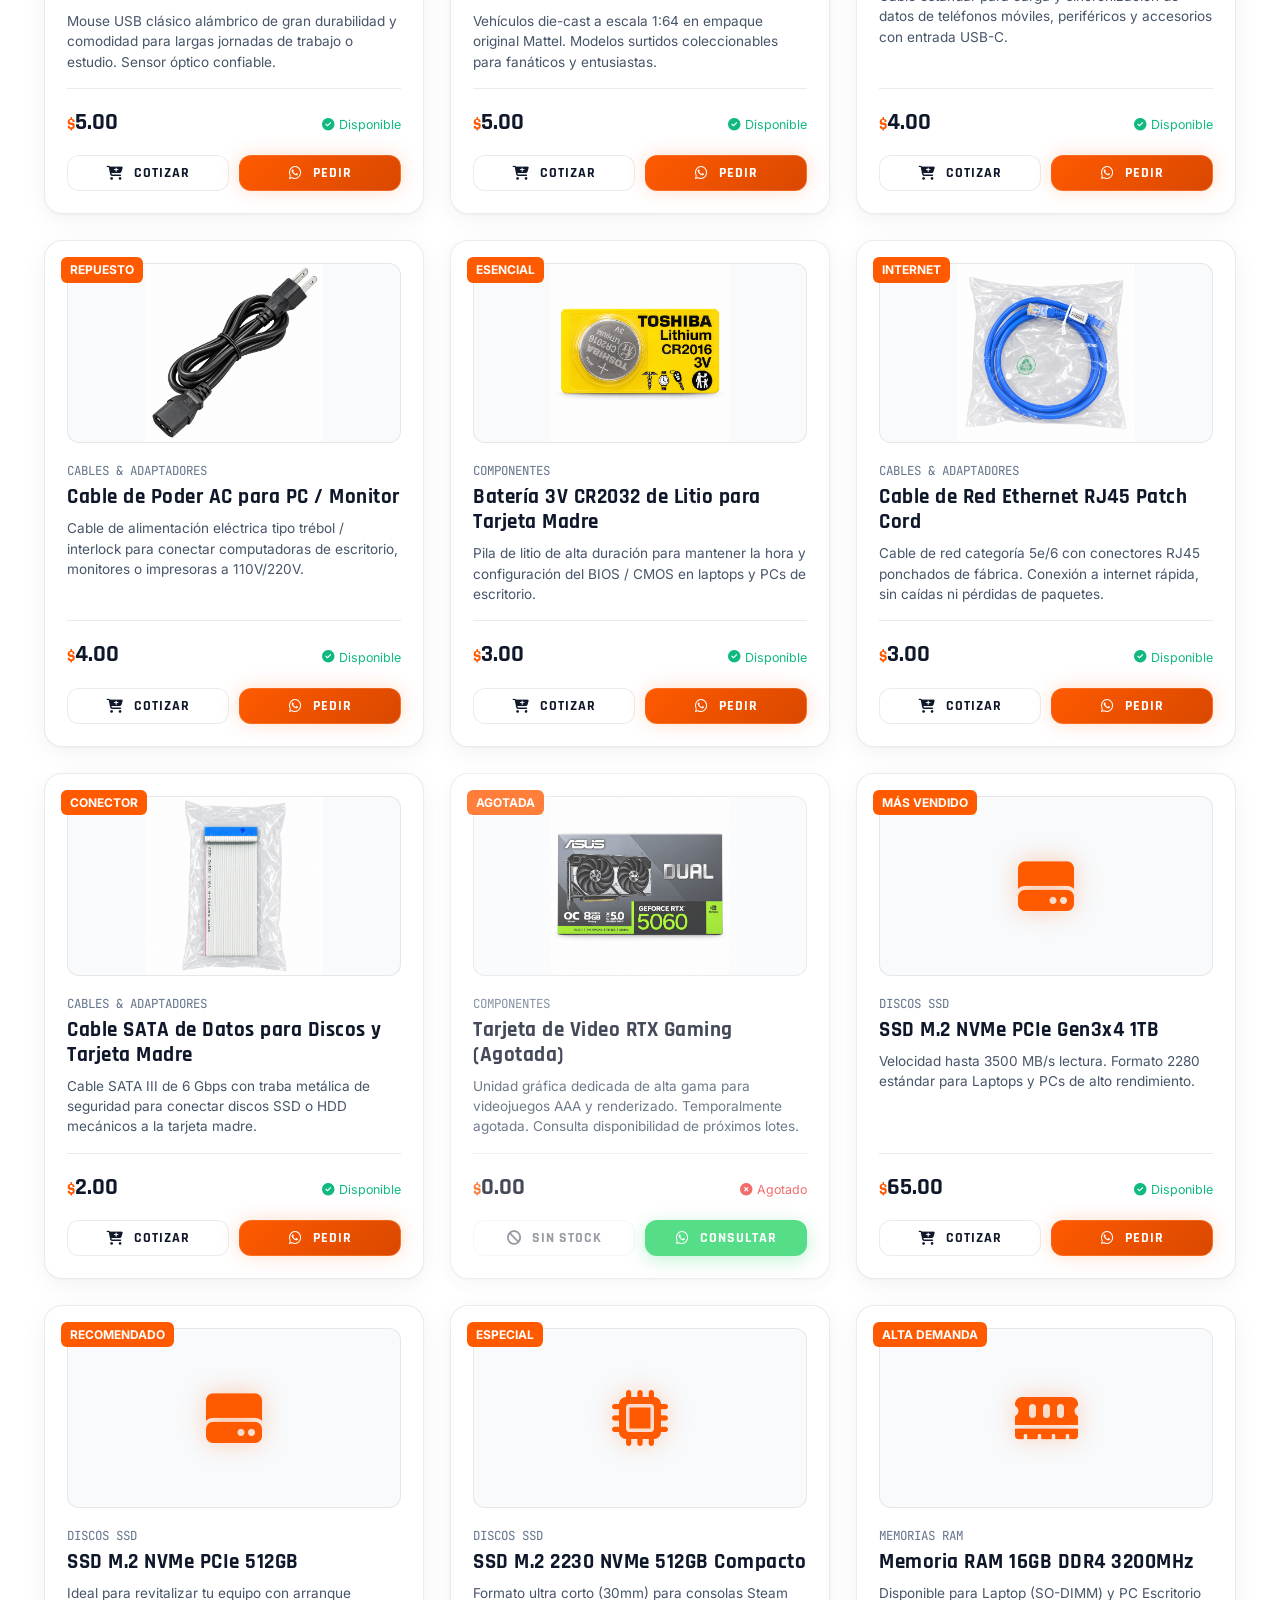
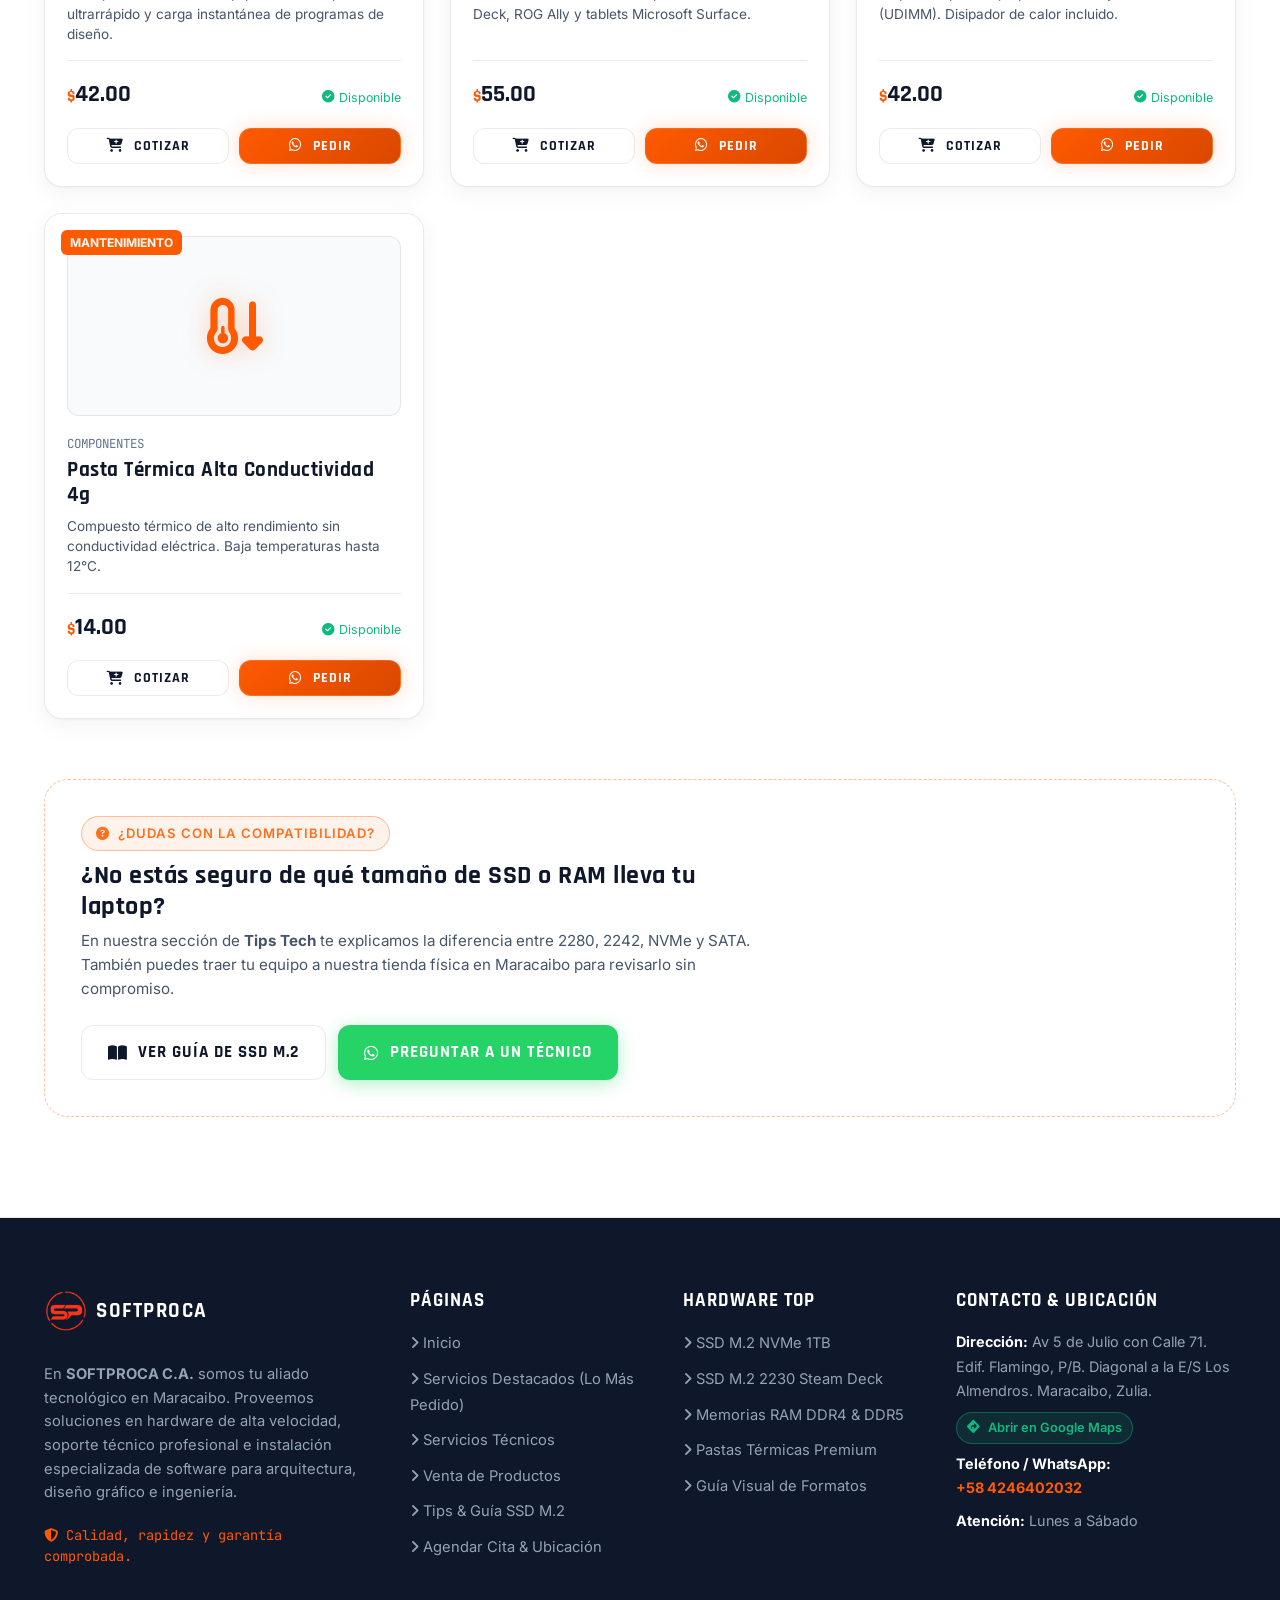
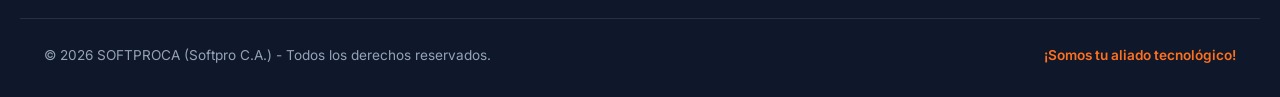
<file: productos.html>
<!DOCTYPE html>
<html lang="es">
<head>
  <meta charset="UTF-8">
  <meta name="viewport" content="width=device-width, initial-scale=1.0">
  <title>Venta de Discos SSD M.2, Memorias RAM & Hardware | SOFTPROCA Maracaibo</title>
  <meta name="description" content="Comprar discos SSD M.2 NVMe, SSD SATA 2.5, memorias RAM DDR4/DDR5 y pastas térmicas en Maracaibo con garantía oficial y soporte de instalación en SOFTPROCA C.A.">
  <meta name="keywords" content="comprar ssd m2 maracaibo, ssd nvme maracaibo, memoria ram ddr4 maracaibo, pastas termicas maracaibo, venta computacion zulia, softproca">
  <meta name="robots" content="index, follow, max-image-preview:large, max-snippet:-1, max-video-preview:-1">
  
  <!-- Canonical URL -->
  <link rel="canonical" href="https://softproca.com/productos.html">

  <!-- Open Graph -->
  <meta property="og:locale" content="es_VE">
  <meta property="og:type" content="website">
  <meta property="og:title" content="Venta de Discos SSD M.2, Memorias RAM & Hardware | SOFTPROCA">
  <meta property="og:description" content="Discos SSD M.2 NVMe, memorias RAM y componentes de alta velocidad con cotización inmediata en Maracaibo.">
  <meta property="og:url" content="https://softproca.com/productos.html">
  <meta property="og:site_name" content="SOFTPROCA">
  <meta property="og:image" content="https://softproca.com/assets/images/flyer-ssd-sizes.jpg">

  <!-- Twitter Cards -->
  <meta name="twitter:card" content="summary_large_image">
  <meta name="twitter:title" content="Catálogo de Hardware y SSDs | SOFTPROCA Maracaibo">
  <meta name="twitter:description" content="Discos SSD M.2 NVMe, RAM y accesorios para laptop y PC en Maracaibo.">
  <meta name="twitter:image" content="https://softproca.com/assets/images/flyer-ssd-sizes.jpg">

  <!-- Favicon & PWA Web Manifest -->
  <link rel="icon" type="image/png" href="assets/images/logo-sp.png">
  <link rel="apple-touch-icon" href="assets/images/logo-sp.png">
  <link rel="manifest" href="site.webmanifest">
  <meta name="theme-color" content="#FF5A00">

  <!-- Hojas de Estilo -->
  <link rel="stylesheet" href="assets/css/styles.css">

  <!-- FontAwesome Icons -->
  <link rel="stylesheet" href="https://cdnjs.cloudflare.com/ajax/libs/font-awesome/6.5.1/css/all.min.css" integrity="sha512-DTOQO9RWCH3ppGqcWaEA1BIZOC6xxalwEsw9c2QQeAIftl+Vegovlnee1c9QX4TctnWMn13TZye+giMm8e2LwA==" crossorigin="anonymous" referrerpolicy="no-referrer" />

  <!-- Schema.org Datos Estructurados (Store) -->
  <script type="application/ld+json">
  {
    "@context": "https://schema.org",
    "@type": "Store",
    "name": "Tienda de Hardware SOFTPROCA C.A.",
    "telephone": "+584246402032",
    "url": "https://softproca.com/productos.html",
    "address": {
      "@type": "PostalAddress",
      "streetAddress": "Av 5 de Julio con Calle 71. Edif. Flamingo, P/B",
      "addressLocality": "Maracaibo",
      "addressRegion": "Zulia",
      "addressCountry": "VE"
    },
    "priceRange": "$$",
    "currenciesAccepted": "USD"
  }
  </script>

  <!-- Detección Inmediata de Tema (Modo Claro Predeterminado de la Marca) -->
  <script>
    (function() {
      try {
        const savedTheme = localStorage.getItem('softproca-theme');
        if (savedTheme === 'dark') {
          document.documentElement.setAttribute('data-theme', 'dark');
        } else {
          document.documentElement.setAttribute('data-theme', 'light');
        }
      } catch (e) {
        document.documentElement.setAttribute('data-theme', 'light');
      }
    })();
  </script>
</head>
<body>

  <!-- =========================================================================
       TOP BAR INFORMATIVA
       ========================================================================= -->
  <aside class="topbar">
    <div class="container topbar-content">
      <div class="topbar-info">
        <a href="https://maps.app.goo.gl/AkBrpmmDveUEZYnY8" target="_blank" rel="noopener noreferrer" style="color: inherit; text-decoration: none;">
          <i class="fa-solid fa-location-dot" style="color: var(--sp-orange);"></i> Av 5 de Julio con Calle 71. Edif. Flamingo, Maracaibo
        </a>
        <a href="tel:+584246402032"><i class="fa-solid fa-phone" style="color: var(--sp-orange);"></i> +58 424-6402032</a>
        <span><i class="fa-regular fa-clock" style="color: var(--sp-orange);"></i> Lun - Sáb: 8:30 AM - 5:30 PM</span>
      </div>
      <div class="topbar-slogan">
        <a href="https://maps.app.goo.gl/AkBrpmmDveUEZYnY8" target="_blank" rel="noopener noreferrer" class="badge-maps-live" style="font-size: 0.75rem; padding: 3px 10px;">
          <i class="fa-solid fa-diamond-turn-right"></i> Abrir en Google Maps
        </a>
      </div>
    </div>
  </aside>

  <!-- =========================================================================
       NAVBAR PRINCIPAL
       ========================================================================= -->
  <header>
    <nav class="navbar" id="navbar">
      <div class="container nav-container">
        <!-- Logo de Marca SP -->
        <a href="index.html" class="brand-logo" aria-label="Inicio SOFTPROCA">
          <img src="assets/images/logo-sp.png" alt="SOFTPROCA Logo Oficial">
          <span class="brand-text">SOFTPROCA</span>
        </a>

        <!-- Menú de Navegación Multi-página -->
        <ul class="nav-links">
          <li><a href="index.html" class="nav-link">Inicio</a></li>
          <li><a href="servicios-destacados.html" class="nav-link"><i class="fa-solid fa-fire" style="color: var(--sp-orange); margin-right: 4px;"></i> Destacados</a></li>
          <li><a href="servicios.html" class="nav-link">Servicios</a></li>
          <li><a href="productos.html" class="nav-link active">Venta de Productos</a></li>
          <li><a href="tips.html" class="nav-link">Tips Tech</a></li>
          <li><a href="citas-ubicacion.html" class="nav-link">Citas & Ubicación</a></li>
        </ul>

        <!-- Acciones: Tema, Cotizar y WhatsApp -->
        <div class="nav-actions">
          <button class="theme-toggle-btn" id="theme-toggle-btn" aria-label="Cambiar tema claro u oscuro" title="Cambiar tema">
            <i class="fa-solid fa-moon theme-icon" id="theme-icon"></i>
            <span class="theme-toggle-text" id="theme-text">Modo Oscuro</span>
          </button>

          <button class="cart-toggle-btn" id="cart-toggle-btn" aria-label="Ver Cotización">
            <i class="fa-solid fa-receipt"></i>
            <span>Cotizar</span>
            <span class="cart-badge-count" id="cart-badge">0</span>
          </button>

          <a href="https://wa.me/584246402032?text=Hola%20SOFTPROCA!%20Quisiera%20consultar%20disponibilidad%20de%20productos." target="_blank" rel="noopener noreferrer" class="btn btn-whatsapp btn-sm">
            <i class="fa-brands fa-whatsapp"></i> Soporte
          </a>

          <button class="mobile-toggle" aria-label="Abrir Menú">
            <i class="fa-solid fa-bars"></i>
          </button>
        </div>
      </div>
    </nav>
  </header>

  <main>
    <!-- =========================================================================
         BANNER DE PÁGINA: PRODUCTOS
         ========================================================================= -->
    <section class="page-header-banner">
      <div class="container">
        <nav class="breadcrumb-nav">
          <a href="index.html">Inicio</a> / <span>Venta de Productos</span>
        </nav>
        <span class="badge-tech"><i class="fa-solid fa-cart-shopping"></i> Catálogo Actualizado</span>
        <h1 class="page-title">Venta de Productos & Hardware</h1>
        <p class="page-subtitle">
          Discos de estado sólido SSD M.2 NVMe y SATA, memorias RAM para laptops y computadoras de escritorio, pastas térmicas y componentes con garantía local en Maracaibo.
        </p>
      </div>
    </section>

    <!-- =========================================================================
         CATÁLOGO INTERACTIVO CON BUSCADOR Y FILTROS
         ========================================================================= -->
    <section class="products-section" style="padding-top: 60px;">
      <div class="container">
        
        <!-- Buscador en Tiempo Real -->
        <div class="search-bar-wrap">
          <i class="fa-solid fa-magnifying-glass search-icon"></i>
          <input type="text" id="product-search" class="search-input" placeholder="Buscar por nombre (ej: NVMe, 1TB, RAM, pasta térmica)...">
        </div>

        <!-- Filtros de Categorías -->
        <div class="product-filters">
          <button class="filter-btn active" data-filter="all">Todos los Productos</button>
          <button class="filter-btn" data-filter="ssd">Discos SSD</button>
          <button class="filter-btn" data-filter="componentes">Componentes & Hardware</button>
          <button class="filter-btn" data-filter="cables">Cables & Adaptadores</button>
          <button class="filter-btn" data-filter="perifericos">Periféricos & Teclados</button>
          <button class="filter-btn" data-filter="impresoras">Impresoras & Tóner</button>
          <button class="filter-btn" data-filter="ram">Memorias RAM</button>
          <button class="filter-btn" data-filter="coleccion">Colección</button>
        </div>

        <!-- Grilla Dinámica de Productos -->
        <div class="products-catalog" id="products-catalog-grid"></div>

        <!-- Callout de Asesoría de Compatibilidad -->
        <div style="background: var(--sp-bg-card); border: 1px dashed rgba(255, 90, 0, 0.4); border-radius: var(--sp-radius-xl); padding: 36px; margin-top: 60px; display: flex; align-items: center; justify-content: space-between; flex-wrap: wrap; gap: 24px;">
          <div style="max-width: 680px;">
            <span class="badge-tech"><i class="fa-solid fa-circle-question"></i> ¿Dudas con la compatibilidad?</span>
            <h3 style="font-size: 1.6rem; margin: 10px 0 6px;">¿No estás seguro de qué tamaño de SSD o RAM lleva tu laptop?</h3>
            <p style="color: var(--sp-text-secondary); font-size: 0.95rem;">
              En nuestra sección de <strong>Tips Tech</strong> te explicamos la diferencia entre 2280, 2242, NVMe y SATA. También puedes traer tu equipo a nuestra tienda física en Maracaibo para revisarlo sin compromiso.
            </p>
          </div>
          <div style="display: flex; gap: 12px; flex-wrap: wrap;">
            <a href="tips.html" class="btn btn-secondary">
              <i class="fa-solid fa-book-open"></i> Ver Guía de SSD M.2
            </a>
            <a href="https://wa.me/584246402032?text=Hola%20Softproca!%20Tengo%20una%20duda%20de%20compatibilidad%20con%20mi%20laptop." target="_blank" rel="noopener noreferrer" class="btn btn-whatsapp">
              <i class="fa-brands fa-whatsapp"></i> Preguntar a un Técnico
            </a>
          </div>
        </div>

      </div>
    </section>
  </main>

  <!-- =========================================================================
       FOOTER
       ========================================================================= -->
  <footer class="site-footer">
    <div class="container footer-grid">
      <div class="footer-brand">
        <a href="index.html" style="text-decoration: none; display: inline-flex; align-items: center; gap: 8px; margin-bottom: 14px;">
          <img src="assets/images/logo-sp.png" alt="SOFTPROCA Logo" style="height: 44px; width: auto;">
          <span class="brand-text" style="color: #FFFFFF; font-size: 1.3rem;">SOFTPROCA</span>
        </a>
        <p>
          En <strong>SOFTPROCA C.A.</strong> somos tu aliado tecnológico en Maracaibo. Proveemos soluciones en hardware de alta velocidad, soporte técnico profesional e instalación especializada de software para arquitectura, diseño gráfico e ingeniería.
        </p>
        <div style="font-family: var(--sp-font-mono); font-size: 0.85rem; color: var(--sp-orange);">
          <i class="fa-solid fa-shield-halved"></i> Calidad, rapidez y garantía comprobada.
        </div>
      </div>

      <div class="footer-col">
        <h4>Páginas</h4>
        <ul class="footer-links">
          <li><a href="index.html"><i class="fa-solid fa-angle-right"></i> Inicio</a></li>
          <li><a href="servicios-destacados.html"><i class="fa-solid fa-angle-right"></i> Servicios Destacados (Lo Más Pedido)</a></li>
          <li><a href="servicios.html"><i class="fa-solid fa-angle-right"></i> Servicios Técnicos</a></li>
          <li><a href="productos.html"><i class="fa-solid fa-angle-right"></i> Venta de Productos</a></li>
          <li><a href="tips.html"><i class="fa-solid fa-angle-right"></i> Tips & Guía SSD M.2</a></li>
          <li><a href="citas-ubicacion.html"><i class="fa-solid fa-angle-right"></i> Agendar Cita & Ubicación</a></li>
        </ul>
      </div>

      <div class="footer-col">
        <h4>Hardware Top</h4>
        <ul class="footer-links">
          <li><a href="productos.html"><i class="fa-solid fa-angle-right"></i> SSD M.2 NVMe 1TB</a></li>
          <li><a href="productos.html"><i class="fa-solid fa-angle-right"></i> SSD M.2 2230 Steam Deck</a></li>
          <li><a href="productos.html"><i class="fa-solid fa-angle-right"></i> Memorias RAM DDR4 & DDR5</a></li>
          <li><a href="productos.html"><i class="fa-solid fa-angle-right"></i> Pastas Térmicas Premium</a></li>
          <li><a href="tips.html"><i class="fa-solid fa-angle-right"></i> Guía Visual de Formatos</a></li>
        </ul>
      </div>

      <div class="footer-col">
        <h4>Contacto & Ubicación</h4>
        <div style="font-size: 0.9rem; line-height: 1.7;">
          <p><strong style="color:#FFF;">Dirección:</strong> Av 5 de Julio con Calle 71. Edif. Flamingo, P/B. Diagonal a la E/S Los Almendros. Maracaibo, Zulia.</p>
          <div style="margin: 8px 0;">
            <a href="https://maps.app.goo.gl/AkBrpmmDveUEZYnY8" target="_blank" rel="noopener noreferrer" class="badge-maps-live" style="font-size: 0.8rem; padding: 4px 10px;">
              <i class="fa-solid fa-diamond-turn-right"></i> Abrir en Google Maps
            </a>
          </div>
          <p style="margin-top: 8px;"><strong style="color:#FFF;">Teléfono / WhatsApp:</strong> <br><a href="tel:+584246402032" style="color: var(--sp-orange); font-weight: bold;">+58 4246402032</a></p>
          <p style="margin-top: 8px;"><strong style="color:#FFF;">Atención:</strong> Lunes a Sábado</p>
        </div>
      </div>
    </div>

    <div class="container footer-bottom">
      <div>
        &copy; 2026 SOFTPROCA (Softpro C.A.) - Todos los derechos reservados.
      </div>
      <div style="color: var(--sp-orange-light); font-weight: 600;">
        ¡Somos tu aliado tecnológico!
      </div>
    </div>
  </footer>

  <!-- =========================================================================
       DRAWER LATERAL: COTIZADOR / CARRITO DE PRODUCTOS
       ========================================================================= -->
  <div class="cart-drawer-overlay" id="cart-drawer-overlay"></div>
  <aside class="cart-drawer" id="cart-drawer">
    <div class="cart-drawer-header">
      <h3 class="cart-drawer-title">
        <i class="fa-solid fa-receipt" style="color: var(--sp-orange);"></i> Tu Lista de Cotización
      </h3>
      <button class="cart-drawer-close" id="cart-close-btn" aria-label="Cerrar Cotizador">
        <i class="fa-solid fa-xmark"></i>
      </button>
    </div>

    <div class="cart-drawer-items" id="cart-items-container"></div>

    <div class="cart-drawer-footer">
      <div class="cart-total-row">
        <span>Total Estimado:</span>
        <span id="cart-total-amount" style="color: var(--sp-orange);">$0.00</span>
      </div>
      <button class="btn btn-whatsapp" id="btn-checkout-wa" style="width: 100%;" disabled>
        <i class="fa-brands fa-whatsapp"></i> Enviar Cotización a WhatsApp (+58 4246402032)
      </button>
      <small style="display: block; text-align: center; color: var(--sp-text-muted); margin-top: 10px; font-size: 0.78rem;">
        Precios referenciales en USD. Te responderemos al instante con la cotización formal y disponibilidad en tienda.
      </small>
    </div>
  </aside>

  <!-- =========================================================================
       MODAL GENERAL (LIGHTBOX DE FLYERS Y DETALLES)
       ========================================================================= -->
  <div class="modal-overlay" id="general-modal-overlay">
    <div class="modal-content-box">
      <button class="modal-close-btn" id="general-modal-close" aria-label="Cerrar Ventana">
        <i class="fa-solid fa-xmark"></i>
      </button>
      <h3 id="general-modal-title" style="font-size: 1.5rem; color: var(--sp-orange); margin-bottom: 16px;">Detalle</h3>
      <div id="general-modal-body"></div>
    </div>
  </div>

  <!-- =========================================================================
       WIDGET FLOTANTE DE WHATSAPP
       ========================================================================= -->
  <div class="whatsapp-float-widget">
    <div class="whatsapp-tooltip">
      <i class="fa-solid fa-comments"></i> ¡Soporte en línea! +58 4246402032
    </div>
    <a href="https://wa.me/584246402032?text=Hola%20SOFTPROCA!%20%C2%A1Somos%20tu%20aliado%20tecnol%C3%B3gico!%20Deseo%20hacer%20una%20consulta." target="_blank" rel="noopener noreferrer" class="whatsapp-float-btn" aria-label="Contactar soporte por WhatsApp">
      <i class="fa-brands fa-whatsapp"></i>
    </a>
  </div>

  <!-- Contenedor de Alertas Toast Flotantes -->
  <div class="toast-container" id="toast-container"></div>

  <!-- Script Principal -->
  <script src="assets/js/main.js"></script>
</body>
</html>
</file>
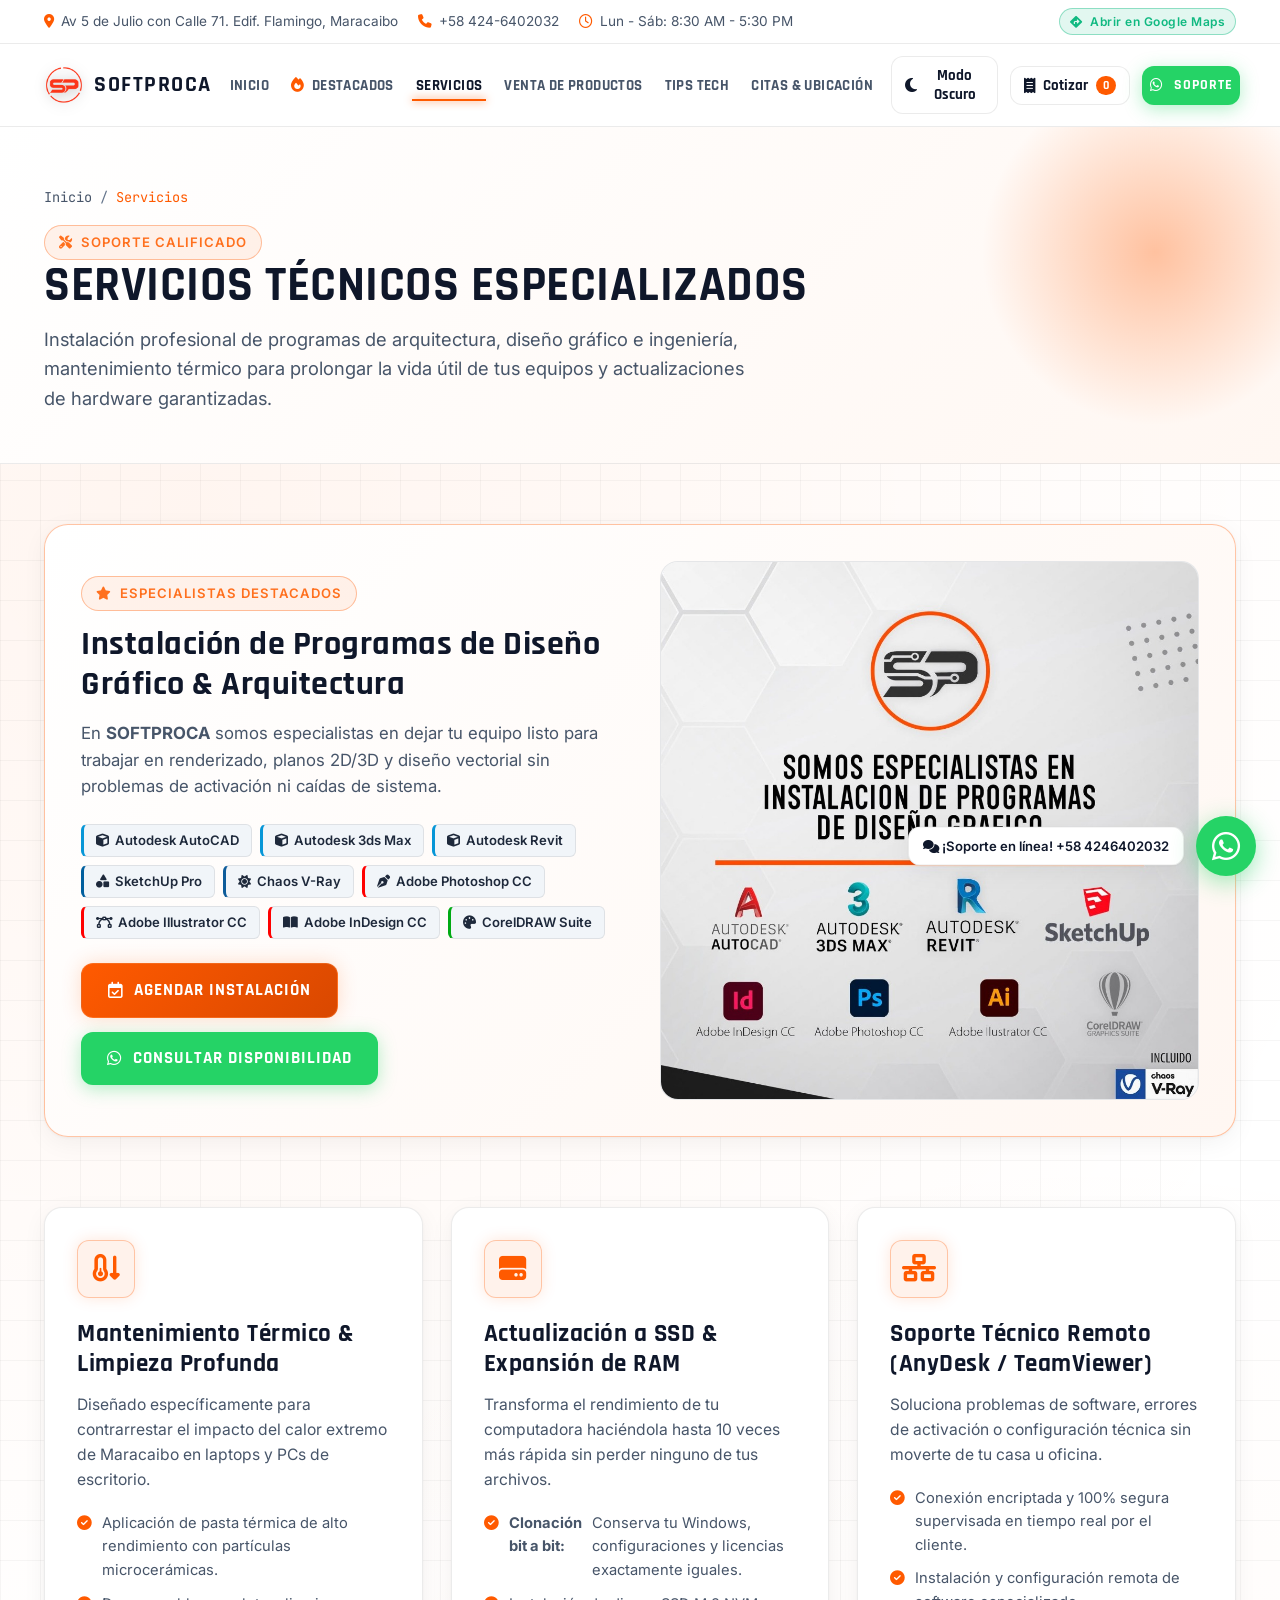
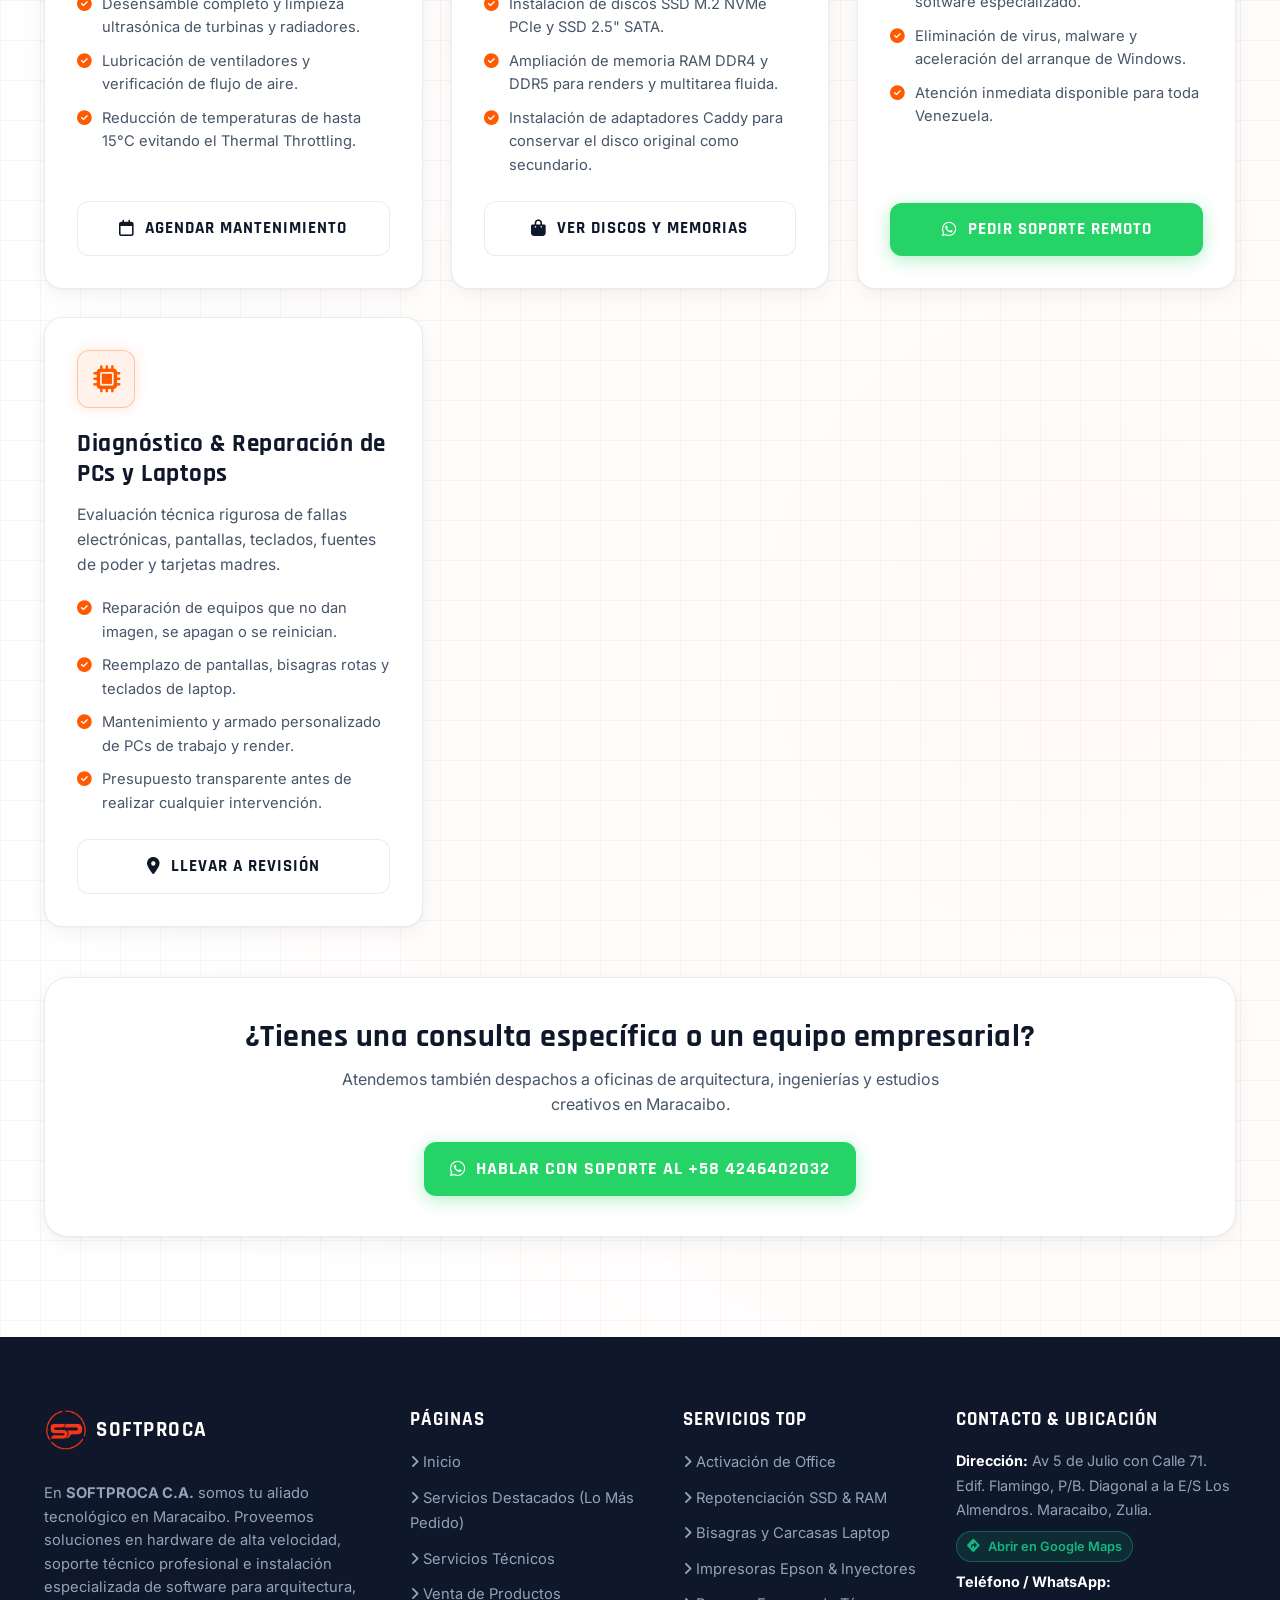
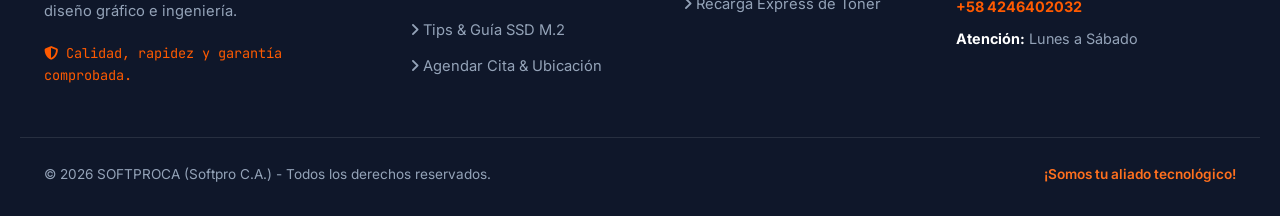
<file: servicios.html>
<!DOCTYPE html>
<html lang="es">
<head>
  <meta charset="UTF-8">
  <meta name="viewport" content="width=device-width, initial-scale=1.0">
  <title>Servicios Técnicos Especializados | SOFTPROCA Maracaibo</title>
  <meta name="description" content="Instalación certificada de software de diseño y 3D (AutoCAD, Revit, 3ds Max, Photoshop, V-Ray), mantenimiento térmico, soporte remoto y repotenciación en Maracaibo.">
  <meta name="keywords" content="instalacion autocad maracaibo, instalacion revit maracaibo, 3ds max maracaibo, adobe suite maracaibo, mantenimiento termico maracaibo, softproca">
  <meta name="robots" content="index, follow, max-image-preview:large, max-snippet:-1, max-video-preview:-1">
  
  <!-- Canonical URL -->
  <link rel="canonical" href="https://softproca.com/servicios.html">

  <!-- Open Graph -->
  <meta property="og:locale" content="es_VE">
  <meta property="og:type" content="website">
  <meta property="og:title" content="Servicios Técnicos Especializados | SOFTPROCA Maracaibo">
  <meta property="og:description" content="Instalación de programas de arquitectura, diseño gráfico, 3D y soporte técnico profesional en Maracaibo.">
  <meta property="og:url" content="https://softproca.com/servicios.html">
  <meta property="og:site_name" content="SOFTPROCA">
  <meta property="og:image" content="https://softproca.com/assets/images/flyer-design-software.jpg">

  <!-- Twitter Cards -->
  <meta name="twitter:card" content="summary_large_image">
  <meta name="twitter:title" content="Servicios de Software y Soporte | SOFTPROCA">
  <meta name="twitter:description" content="AutoCAD, Revit, Adobe y soporte técnico especializado en Maracaibo.">
  <meta name="twitter:image" content="https://softproca.com/assets/images/flyer-design-software.jpg">

  <!-- Favicon & PWA Web Manifest -->
  <link rel="icon" type="image/png" href="assets/images/logo-sp.png">
  <link rel="apple-touch-icon" href="assets/images/logo-sp.png">
  <link rel="manifest" href="site.webmanifest">
  <meta name="theme-color" content="#FF5A00">

  <!-- Hojas de Estilo -->
  <link rel="stylesheet" href="assets/css/styles.css">

  <!-- FontAwesome Icons -->
  <link rel="stylesheet" href="https://cdnjs.cloudflare.com/ajax/libs/font-awesome/6.5.1/css/all.min.css" integrity="sha512-DTOQO9RWCH3ppGqcWaEA1BIZOC6xxalwEsw9c2QQeAIftl+Vegovlnee1c9QX4TctnWMn13TZye+giMm8e2LwA==" crossorigin="anonymous" referrerpolicy="no-referrer" />

  <!-- Schema.org Datos Estructurados -->
  <script type="application/ld+json">
  {
    "@context": "https://schema.org",
    "@type": "Service",
    "name": "Servicios Técnicos e Instalación de Software de Diseño",
    "provider": {
      "@type": "LocalBusiness",
      "name": "SOFTPROCA C.A.",
      "telephone": "+584246402032",
      "address": {
        "@type": "PostalAddress",
        "streetAddress": "Av 5 de Julio con Calle 71. Edif. Flamingo, P/B",
        "addressLocality": "Maracaibo",
        "addressCountry": "VE"
      }
    },
    "serviceType": "Instalación de Software y Mantenimiento Técnico",
    "areaServed": "Maracaibo, Zulia, Venezuela"
  }
  </script>

  <!-- Detección Inmediata de Tema (Modo Claro Predeterminado de la Marca) -->
  <script>
    (function() {
      try {
        const savedTheme = localStorage.getItem('softproca-theme');
        if (savedTheme === 'dark') {
          document.documentElement.setAttribute('data-theme', 'dark');
        } else {
          document.documentElement.setAttribute('data-theme', 'light');
        }
      } catch (e) {
        document.documentElement.setAttribute('data-theme', 'light');
      }
    })();
  </script>
</head>
<body>

  <!-- =========================================================================
       TOP BAR INFORMATIVA
       ========================================================================= -->
  <aside class="topbar">
    <div class="container topbar-content">
      <div class="topbar-info">
        <a href="https://maps.app.goo.gl/AkBrpmmDveUEZYnY8" target="_blank" rel="noopener noreferrer" style="color: inherit; text-decoration: none;">
          <i class="fa-solid fa-location-dot" style="color: var(--sp-orange);"></i> Av 5 de Julio con Calle 71. Edif. Flamingo, Maracaibo
        </a>
        <a href="tel:+584246402032"><i class="fa-solid fa-phone" style="color: var(--sp-orange);"></i> +58 424-6402032</a>
        <span><i class="fa-regular fa-clock" style="color: var(--sp-orange);"></i> Lun - Sáb: 8:30 AM - 5:30 PM</span>
      </div>
      <div class="topbar-slogan">
        <a href="https://maps.app.goo.gl/AkBrpmmDveUEZYnY8" target="_blank" rel="noopener noreferrer" class="badge-maps-live" style="font-size: 0.75rem; padding: 3px 10px;">
          <i class="fa-solid fa-diamond-turn-right"></i> Abrir en Google Maps
        </a>
      </div>
    </div>
  </aside>

  <!-- =========================================================================
       NAVBAR PRINCIPAL
       ========================================================================= -->
  <header>
    <nav class="navbar" id="navbar">
      <div class="container nav-container">
        <!-- Logo de Marca SP -->
        <a href="index.html" class="brand-logo" aria-label="Inicio SOFTPROCA">
          <img src="assets/images/logo-sp.png" alt="SOFTPROCA Logo Oficial">
          <span class="brand-text">SOFTPROCA</span>
        </a>

        <!-- Menú de Navegación Multi-página -->
        <ul class="nav-links">
          <li><a href="index.html" class="nav-link">Inicio</a></li>
          <li><a href="servicios-destacados.html" class="nav-link"><i class="fa-solid fa-fire" style="color: var(--sp-orange); margin-right: 4px;"></i> Destacados</a></li>
          <li><a href="servicios.html" class="nav-link active">Servicios</a></li>
          <li><a href="productos.html" class="nav-link">Venta de Productos</a></li>
          <li><a href="tips.html" class="nav-link">Tips Tech</a></li>
          <li><a href="citas-ubicacion.html" class="nav-link">Citas & Ubicación</a></li>
        </ul>

        <!-- Acciones: Tema, Cotizar y WhatsApp -->
        <div class="nav-actions">
          <button class="theme-toggle-btn" id="theme-toggle-btn" aria-label="Cambiar tema claro u oscuro" title="Cambiar tema">
            <i class="fa-solid fa-moon theme-icon" id="theme-icon"></i>
            <span class="theme-toggle-text" id="theme-text">Modo Oscuro</span>
          </button>

          <button class="cart-toggle-btn" id="cart-toggle-btn" aria-label="Ver Cotización">
            <i class="fa-solid fa-receipt"></i>
            <span>Cotizar</span>
            <span class="cart-badge-count" id="cart-badge">0</span>
          </button>

          <a href="https://wa.me/584246402032?text=Hola%20SOFTPROCA!%20Deseo%20consultar%20sobre%20sus%20servicios%20t%C3%A9cnicos." target="_blank" rel="noopener noreferrer" class="btn btn-whatsapp btn-sm">
            <i class="fa-brands fa-whatsapp"></i> Soporte
          </a>

          <button class="mobile-toggle" aria-label="Abrir Menú">
            <i class="fa-solid fa-bars"></i>
          </button>
        </div>
      </div>
    </nav>
  </header>

  <main>
    <!-- =========================================================================
         BANNER DE PÁGINA: SERVICIOS
         ========================================================================= -->
    <section class="page-header-banner">
      <div class="container">
        <nav class="breadcrumb-nav">
          <a href="index.html">Inicio</a> / <span>Servicios</span>
        </nav>
        <span class="badge-tech"><i class="fa-solid fa-screwdriver-wrench"></i> Soporte Calificado</span>
        <h1 class="page-title">Servicios Técnicos Especializados</h1>
        <p class="page-subtitle">
          Instalación profesional de programas de arquitectura, diseño gráfico e ingeniería, mantenimiento térmico para prolongar la vida útil de tus equipos y actualizaciones de hardware garantizadas.
        </p>
      </div>
    </section>

    <!-- =========================================================================
         LISTA DETALLADA DE SERVICIOS
         ========================================================================= -->
    <section class="services-section" style="padding-top: 60px;">
      <div class="container">
        
        <!-- Showcase del Flyer de Software de Diseño -->
        <div class="software-banner-box" style="margin-bottom: 70px;">
          <div class="software-banner-content">
            <span class="badge-tech"><i class="fa-solid fa-star"></i> Especialistas Destacados</span>
            <h3 style="margin-top: 14px;">Instalación de Programas de Diseño Gráfico & Arquitectura</h3>
            <p>
              En <strong>SOFTPROCA</strong> somos especialistas en dejar tu equipo listo para trabajar en renderizado, planos 2D/3D y diseño vectorial sin problemas de activación ni caídas de sistema.
            </p>

            <div class="software-tags-list">
              <span class="soft-pill autodesk"><i class="fa-solid fa-cube"></i> Autodesk AutoCAD</span>
              <span class="soft-pill autodesk"><i class="fa-solid fa-cube"></i> Autodesk 3ds Max</span>
              <span class="soft-pill autodesk"><i class="fa-solid fa-cube"></i> Autodesk Revit</span>
              <span class="soft-pill sketchup"><i class="fa-solid fa-shapes"></i> SketchUp Pro</span>
              <span class="soft-pill vray"><i class="fa-solid fa-sun"></i> Chaos V-Ray</span>
              <span class="soft-pill adobe"><i class="fa-solid fa-pen-nib"></i> Adobe Photoshop CC</span>
              <span class="soft-pill adobe"><i class="fa-solid fa-bezier-curve"></i> Adobe Illustrator CC</span>
              <span class="soft-pill adobe"><i class="fa-solid fa-book-open"></i> Adobe InDesign CC</span>
              <span class="soft-pill corel"><i class="fa-solid fa-palette"></i> CorelDRAW Suite</span>
            </div>

            <div style="display: flex; gap: 14px; flex-wrap: wrap;">
              <a href="citas-ubicacion.html" class="btn btn-primary">
                <i class="fa-regular fa-calendar-check"></i> Agendar Instalación
              </a>
              <a href="https://wa.me/584246402032?text=Hola%20Softproca!%20Me%20interesa%20la%20instalaci%C3%B3n%20de%20programas%20de%20dise%C3%B1o." target="_blank" rel="noopener noreferrer" class="btn btn-whatsapp">
                <i class="fa-brands fa-whatsapp"></i> Consultar Disponibilidad
              </a>
            </div>
          </div>

          <div class="software-banner-img" data-zoom-img="assets/images/flyer-software.jpg" data-img-title="Especialistas en Instalación de Programas de Diseño - SOFTPROCA">
            <img src="assets/images/flyer-software.jpg" alt="Flyer Software de Diseño Gráfico Softproca">
            <div class="image-zoom-overlay">
              <i class="fa-solid fa-magnifying-glass-plus"></i> Ampliar Flyer
            </div>
          </div>
        </div>

        <!-- Grilla de Servicios Completos -->
        <div class="services-grid">
          
          <!-- Servicio 1: Mantenimiento Térmico -->
          <div class="service-card">
            <div>
              <div class="service-icon-box">
                <i class="fa-solid fa-temperature-arrow-down"></i>
              </div>
              <h3 class="service-title">Mantenimiento Térmico & Limpieza Profunda</h3>
              <p class="service-desc">
                Diseñado específicamente para contrarrestar el impacto del calor extremo de Maracaibo en laptops y PCs de escritorio.
              </p>
              <ul class="service-features-list">
                <li><i class="fa-solid fa-circle-check"></i> Aplicación de pasta térmica de alto rendimiento con partículas microcerámicas.</li>
                <li><i class="fa-solid fa-circle-check"></i> Desensamble completo y limpieza ultrasónica de turbinas y radiadores.</li>
                <li><i class="fa-solid fa-circle-check"></i> Lubricación de ventiladores y verificación de flujo de aire.</li>
                <li><i class="fa-solid fa-circle-check"></i> Reducción de temperaturas de hasta 15°C evitando el Thermal Throttling.</li>
              </ul>
            </div>
            <div class="service-action">
              <a href="citas-ubicacion.html" class="btn btn-secondary" style="width:100%;">
                <i class="fa-regular fa-calendar"></i> Agendar Mantenimiento
              </a>
            </div>
          </div>

          <!-- Servicio 2: Upgrade SSD & Clonación -->
          <div class="service-card">
            <div>
              <div class="service-icon-box">
                <i class="fa-solid fa-hard-drive"></i>
              </div>
              <h3 class="service-title">Actualización a SSD & Expansión de RAM</h3>
              <p class="service-desc">
                Transforma el rendimiento de tu computadora haciéndola hasta 10 veces más rápida sin perder ninguno de tus archivos.
              </p>
              <ul class="service-features-list">
                <li><i class="fa-solid fa-circle-check"></i> <strong>Clonación bit a bit:</strong> Conserva tu Windows, configuraciones y licencias exactamente iguales.</li>
                <li><i class="fa-solid fa-circle-check"></i> Instalación de discos SSD M.2 NVMe PCIe y SSD 2.5" SATA.</li>
                <li><i class="fa-solid fa-circle-check"></i> Ampliación de memoria RAM DDR4 y DDR5 para renders y multitarea fluida.</li>
                <li><i class="fa-solid fa-circle-check"></i> Instalación de adaptadores Caddy para conservar el disco original como secundario.</li>
              </ul>
            </div>
            <div class="service-action">
              <a href="productos.html" class="btn btn-secondary" style="width:100%;">
                <i class="fa-solid fa-bag-shopping"></i> Ver Discos y Memorias
              </a>
            </div>
          </div>

          <!-- Servicio 3: Soporte Remoto & Asesoría -->
          <div class="service-card">
            <div>
              <div class="service-icon-box">
                <i class="fa-solid fa-network-wired"></i>
              </div>
              <h3 class="service-title">Soporte Técnico Remoto (AnyDesk / TeamViewer)</h3>
              <p class="service-desc">
                Soluciona problemas de software, errores de activación o configuración técnica sin moverte de tu casa u oficina.
              </p>
              <ul class="service-features-list">
                <li><i class="fa-solid fa-circle-check"></i> Conexión encriptada y 100% segura supervisada en tiempo real por el cliente.</li>
                <li><i class="fa-solid fa-circle-check"></i> Instalación y configuración remota de software especializado.</li>
                <li><i class="fa-solid fa-circle-check"></i> Eliminación de virus, malware y aceleración del arranque de Windows.</li>
                <li><i class="fa-solid fa-circle-check"></i> Atención inmediata disponible para toda Venezuela.</li>
              </ul>
            </div>
            <div class="service-action">
              <a href="https://wa.me/584246402032?text=Hola%20Softproca!%20Necesito%20asistencia%20t%C3%A9cnica%20remota%20por%20AnyDesk." target="_blank" rel="noopener noreferrer" class="btn btn-whatsapp" style="width:100%;">
                <i class="fa-brands fa-whatsapp"></i> Pedir Soporte Remoto
              </a>
            </div>
          </div>

          <!-- Servicio 4: Diagnóstico y Reparación -->
          <div class="service-card">
            <div>
              <div class="service-icon-box">
                <i class="fa-solid fa-microchip"></i>
              </div>
              <h3 class="service-title">Diagnóstico & Reparación de PCs y Laptops</h3>
              <p class="service-desc">
                Evaluación técnica rigurosa de fallas electrónicas, pantallas, teclados, fuentes de poder y tarjetas madres.
              </p>
              <ul class="service-features-list">
                <li><i class="fa-solid fa-circle-check"></i> Reparación de equipos que no dan imagen, se apagan o se reinician.</li>
                <li><i class="fa-solid fa-circle-check"></i> Reemplazo de pantallas, bisagras rotas y teclados de laptop.</li>
                <li><i class="fa-solid fa-circle-check"></i> Mantenimiento y armado personalizado de PCs de trabajo y render.</li>
                <li><i class="fa-solid fa-circle-check"></i> Presupuesto transparente antes de realizar cualquier intervención.</li>
              </ul>
            </div>
            <div class="service-action">
              <a href="citas-ubicacion.html" class="btn btn-secondary" style="width:100%;">
                <i class="fa-solid fa-location-dot"></i> Llevar a Revisión
              </a>
            </div>
          </div>

        </div>

        <!-- Banner de Contacto Técnico -->
        <div style="background: var(--sp-bg-card); border: 1px solid var(--sp-border); border-radius: var(--sp-radius-xl); padding: 40px; text-align: center; margin-top: 20px; box-shadow: var(--sp-shadow-card);">
          <h3 style="font-size: 2rem; margin-bottom: 10px;">¿Tienes una consulta específica o un equipo empresarial?</h3>
          <p style="color: var(--sp-text-secondary); max-width: 600px; margin: 0 auto 24px;">
            Atendemos también despachos a oficinas de arquitectura, ingenierías y estudios creativos en Maracaibo.
          </p>
          <a href="https://wa.me/584246402032?text=Hola%20Softproca!%20Quisiera%20cotizar%20un%20servicio%20para%20mis%20equipos." target="_blank" rel="noopener noreferrer" class="btn btn-whatsapp" style="font-size: 1.1rem;">
            <i class="fa-brands fa-whatsapp"></i> Hablar con Soporte al +58 4246402032
          </a>
        </div>

      </div>
    </section>
  </main>

  <!-- =========================================================================
       FOOTER
       ========================================================================= -->
  <footer class="site-footer">
    <div class="container footer-grid">
      <div class="footer-brand">
        <a href="index.html" style="text-decoration: none; display: inline-flex; align-items: center; gap: 8px; margin-bottom: 14px;">
          <img src="assets/images/logo-sp.png" alt="SOFTPROCA Logo" style="height: 44px; width: auto;">
          <span class="brand-text" style="color: #FFFFFF; font-size: 1.3rem;">SOFTPROCA</span>
        </a>
        <p>
          En <strong>SOFTPROCA C.A.</strong> somos tu aliado tecnológico en Maracaibo. Proveemos soluciones en hardware de alta velocidad, soporte técnico profesional e instalación especializada de software para arquitectura, diseño gráfico e ingeniería.
        </p>
        <div style="font-family: var(--sp-font-mono); font-size: 0.85rem; color: var(--sp-orange);">
          <i class="fa-solid fa-shield-halved"></i> Calidad, rapidez y garantía comprobada.
        </div>
      </div>

      <div class="footer-col">
        <h4>Páginas</h4>
        <ul class="footer-links">
          <li><a href="index.html"><i class="fa-solid fa-angle-right"></i> Inicio</a></li>
          <li><a href="servicios-destacados.html"><i class="fa-solid fa-angle-right"></i> Servicios Destacados (Lo Más Pedido)</a></li>
          <li><a href="servicios.html"><i class="fa-solid fa-angle-right"></i> Servicios Técnicos</a></li>
          <li><a href="productos.html"><i class="fa-solid fa-angle-right"></i> Venta de Productos</a></li>
          <li><a href="tips.html"><i class="fa-solid fa-angle-right"></i> Tips & Guía SSD M.2</a></li>
          <li><a href="citas-ubicacion.html"><i class="fa-solid fa-angle-right"></i> Agendar Cita & Ubicación</a></li>
        </ul>
      </div>

      <div class="footer-col">
        <h4>Servicios Top</h4>
        <ul class="footer-links">
          <li><a href="servicios-destacados.html#servicio-office"><i class="fa-solid fa-angle-right"></i> Activación de Office</a></li>
          <li><a href="servicios-destacados.html#servicio-repotenciacion"><i class="fa-solid fa-angle-right"></i> Repotenciación SSD & RAM</a></li>
          <li><a href="servicios-destacados.html#servicio-bisagras"><i class="fa-solid fa-angle-right"></i> Bisagras y Carcasas Laptop</a></li>
          <li><a href="servicios-destacados.html#servicio-impresoras"><i class="fa-solid fa-angle-right"></i> Impresoras Epson & Inyectores</a></li>
          <li><a href="servicios-destacados.html#servicio-toner"><i class="fa-solid fa-angle-right"></i> Recarga Express de Tóner</a></li>
        </ul>
      </div>

      <div class="footer-col">
        <h4>Contacto & Ubicación</h4>
        <div style="font-size: 0.9rem; line-height: 1.7;">
          <p><strong style="color:#FFF;">Dirección:</strong> Av 5 de Julio con Calle 71. Edif. Flamingo, P/B. Diagonal a la E/S Los Almendros. Maracaibo, Zulia.</p>
          <div style="margin: 8px 0;">
            <a href="https://maps.app.goo.gl/AkBrpmmDveUEZYnY8" target="_blank" rel="noopener noreferrer" class="badge-maps-live" style="font-size: 0.8rem; padding: 4px 10px;">
              <i class="fa-solid fa-diamond-turn-right"></i> Abrir en Google Maps
            </a>
          </div>
          <p style="margin-top: 8px;"><strong style="color:#FFF;">Teléfono / WhatsApp:</strong> <br><a href="tel:+584246402032" style="color: var(--sp-orange); font-weight: bold;">+58 4246402032</a></p>
          <p style="margin-top: 8px;"><strong style="color:#FFF;">Atención:</strong> Lunes a Sábado</p>
        </div>
      </div>
    </div>

    <div class="container footer-bottom">
      <div>
        &copy; 2026 SOFTPROCA (Softpro C.A.) - Todos los derechos reservados.
      </div>
      <div style="color: var(--sp-orange-light); font-weight: 600;">
        ¡Somos tu aliado tecnológico!
      </div>
    </div>
  </footer>

  <!-- =========================================================================
       DRAWER LATERAL: COTIZADOR / CARRITO DE PRODUCTOS
       ========================================================================= -->
  <div class="cart-drawer-overlay" id="cart-drawer-overlay"></div>
  <aside class="cart-drawer" id="cart-drawer">
    <div class="cart-drawer-header">
      <h3 class="cart-drawer-title">
        <i class="fa-solid fa-receipt" style="color: var(--sp-orange);"></i> Tu Lista de Cotización
      </h3>
      <button class="cart-drawer-close" id="cart-close-btn" aria-label="Cerrar Cotizador">
        <i class="fa-solid fa-xmark"></i>
      </button>
    </div>

    <div class="cart-drawer-items" id="cart-items-container"></div>

    <div class="cart-drawer-footer">
      <div class="cart-total-row">
        <span>Total Estimado:</span>
        <span id="cart-total-amount" style="color: var(--sp-orange);">$0.00</span>
      </div>
      <button class="btn btn-whatsapp" id="btn-checkout-wa" style="width: 100%;" disabled>
        <i class="fa-brands fa-whatsapp"></i> Enviar Cotización a WhatsApp (+58 4246402032)
      </button>
      <small style="display: block; text-align: center; color: var(--sp-text-muted); margin-top: 10px; font-size: 0.78rem;">
        Precios referenciales en USD. Te responderemos al instante con la cotización formal y disponibilidad en tienda.
      </small>
    </div>
  </aside>

  <!-- =========================================================================
       MODAL GENERAL (LIGHTBOX DE FLYERS Y DETALLES)
       ========================================================================= -->
  <div class="modal-overlay" id="general-modal-overlay">
    <div class="modal-content-box">
      <button class="modal-close-btn" id="general-modal-close" aria-label="Cerrar Ventana">
        <i class="fa-solid fa-xmark"></i>
      </button>
      <h3 id="general-modal-title" style="font-size: 1.5rem; color: var(--sp-orange); margin-bottom: 16px;">Detalle</h3>
      <div id="general-modal-body"></div>
    </div>
  </div>

  <!-- =========================================================================
       WIDGET FLOTANTE DE WHATSAPP
       ========================================================================= -->
  <div class="whatsapp-float-widget">
    <div class="whatsapp-tooltip">
      <i class="fa-solid fa-comments"></i> ¡Soporte en línea! +58 4246402032
    </div>
    <a href="https://wa.me/584246402032?text=Hola%20SOFTPROCA!%20%C2%A1Somos%20tu%20aliado%20tecnol%C3%B3gico!%20Deseo%20hacer%20una%20consulta." target="_blank" rel="noopener noreferrer" class="whatsapp-float-btn" aria-label="Contactar soporte por WhatsApp">
      <i class="fa-brands fa-whatsapp"></i>
    </a>
  </div>

  <!-- Script Principal -->
  <script src="assets/js/main.js"></script>
</body>
</html>
</file>
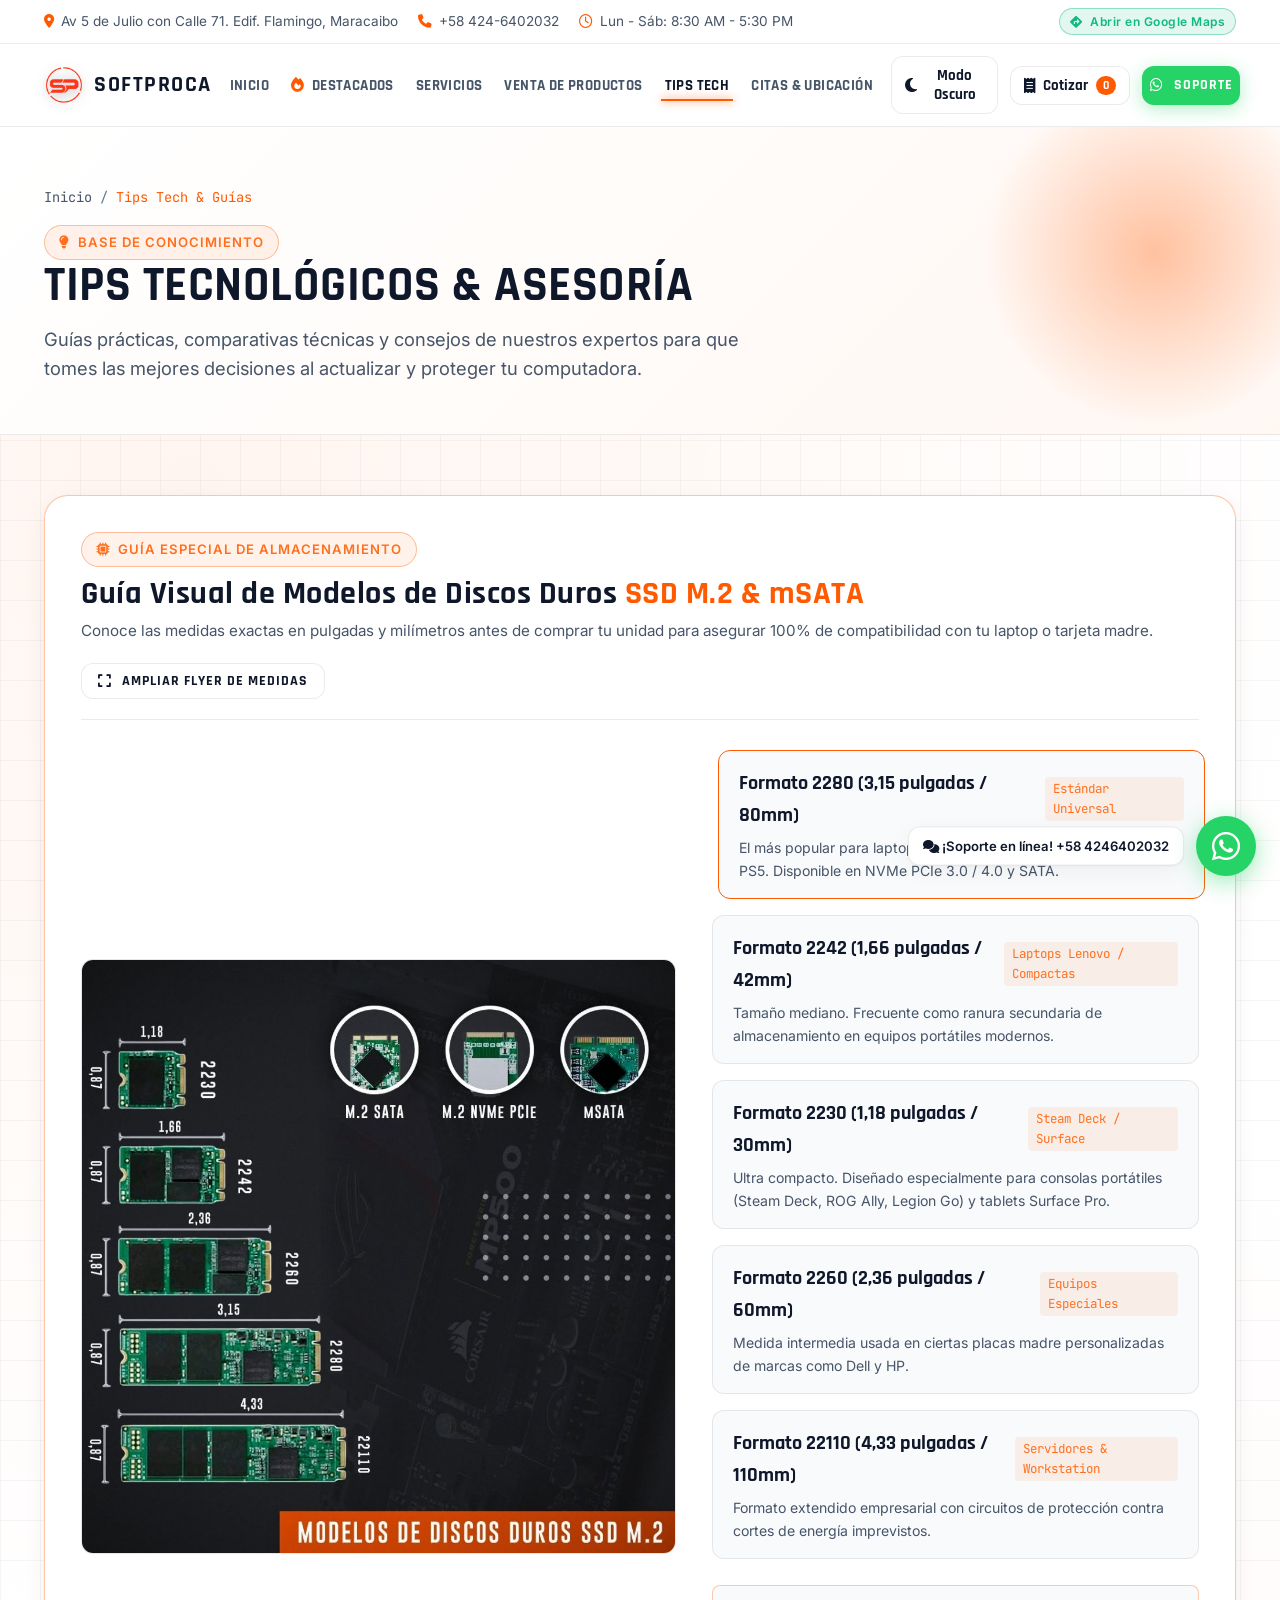
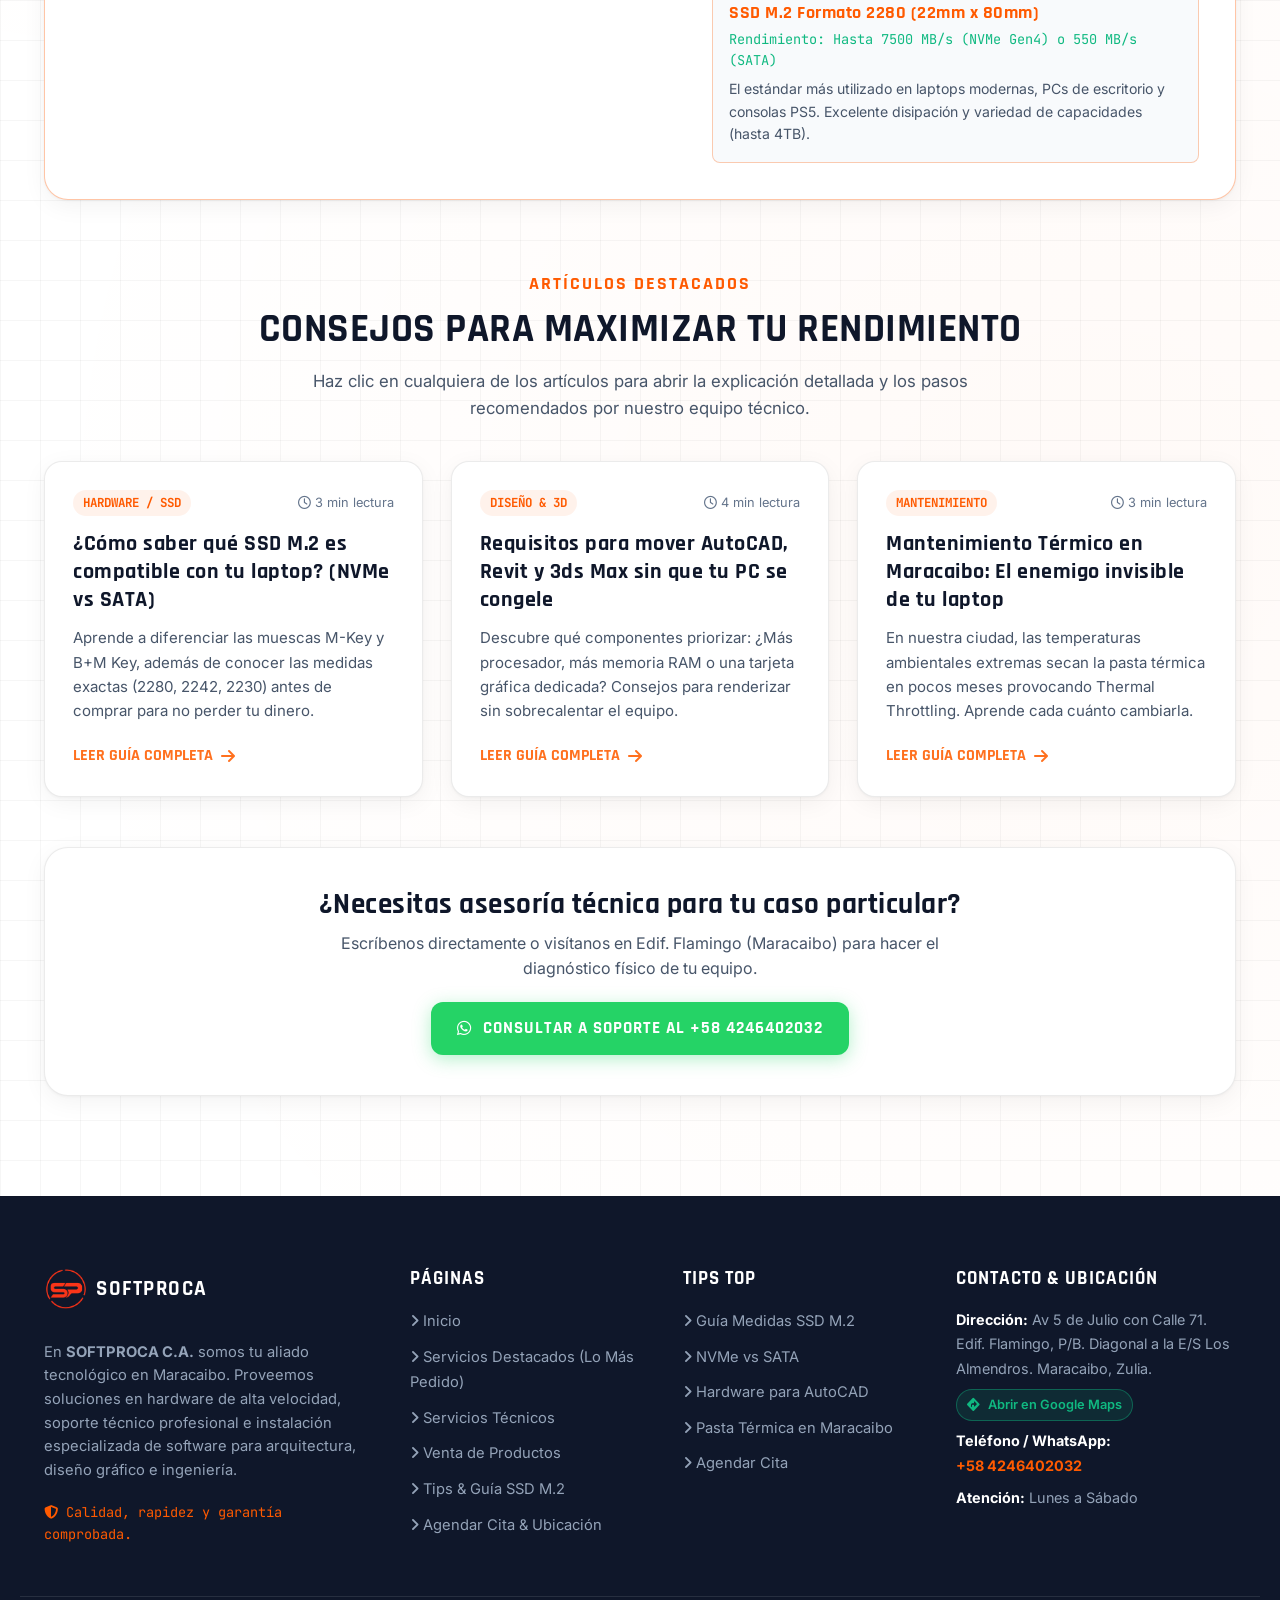
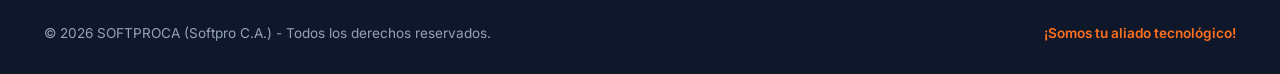
<file: tips.html>
<!DOCTYPE html>
<html lang="es">
<head>
  <meta charset="UTF-8">
  <meta name="viewport" content="width=device-width, initial-scale=1.0">
  <title>Tips Tecnológicos & Guía de Discos SSD M.2 | SOFTPROCA</title>
  <meta name="description" content="Guía visual y técnica de SOFTPROCA: Tamaños de discos SSD M.2 (2230, 2242, 2280), diferencias NVMe vs SATA, mantenimiento térmico en Maracaibo y requerimientos de diseño.">
  <meta name="keywords" content="guia ssd m2, medidas ssd 2280 2230, nvme vs sata, mantenimiento termico maracaibo, tips computacion, softproca">
  <meta name="robots" content="index, follow, max-image-preview:large, max-snippet:-1, max-video-preview:-1">
  
  <!-- Canonical URL -->
  <link rel="canonical" href="https://softproca.com/tips.html">

  <!-- Open Graph -->
  <meta property="og:locale" content="es_VE">
  <meta property="og:type" content="article">
  <meta property="og:title" content="Guía Visual de Discos SSD M.2 & Tips Técnicos | SOFTPROCA">
  <meta property="og:description" content="Aprende a elegir el SSD adecuado, prevenir el recalentamiento en laptops y optimizar equipos para diseño en Maracaibo.">
  <meta property="og:url" content="https://softproca.com/tips.html">
  <meta property="og:site_name" content="SOFTPROCA">
  <meta property="og:image" content="https://softproca.com/assets/images/flyer-ssd-sizes.jpg">

  <!-- Twitter Cards -->
  <meta name="twitter:card" content="summary_large_image">
  <meta name="twitter:title" content="Guía de Discos SSD M.2 | SOFTPROCA">
  <meta name="twitter:description" content="Comparativa de factores de forma 2230, 2242, 2280 y consejos técnicos.">
  <meta name="twitter:image" content="https://softproca.com/assets/images/flyer-ssd-sizes.jpg">

  <!-- Favicon & PWA Web Manifest -->
  <link rel="icon" type="image/png" href="assets/images/logo-sp.png">
  <link rel="apple-touch-icon" href="assets/images/logo-sp.png">
  <link rel="manifest" href="site.webmanifest">
  <meta name="theme-color" content="#FF5A00">

  <!-- Hojas de Estilo -->
  <link rel="stylesheet" href="assets/css/styles.css">

  <!-- FontAwesome Icons -->
  <link rel="stylesheet" href="https://cdnjs.cloudflare.com/ajax/libs/font-awesome/6.5.1/css/all.min.css" integrity="sha512-DTOQO9RWCH3ppGqcWaEA1BIZOC6xxalwEsw9c2QQeAIftl+Vegovlnee1c9QX4TctnWMn13TZye+giMm8e2LwA==" crossorigin="anonymous" referrerpolicy="no-referrer" />

  <!-- Schema.org Datos Estructurados (TechArticle) -->
  <script type="application/ld+json">
  {
    "@context": "https://schema.org",
    "@type": "TechArticle",
    "headline": "Guía Técnica de Discos SSD M.2 y Mantenimiento de Computadoras",
    "description": "Explicación de formatos de SSD M.2 (2230, 2242, 2280), protocolos NVMe vs SATA y disipación térmica.",
    "author": {
      "@type": "Organization",
      "name": "SOFTPROCA C.A."
    },
    "publisher": {
      "@type": "Organization",
      "name": "SOFTPROCA C.A.",
      "logo": "https://softproca.com/assets/images/logo-sp.png"
    }
  }
  </script>

  <!-- Detección Inmediata de Tema (Modo Claro Predeterminado de la Marca) -->
  <script>
    (function() {
      try {
        const savedTheme = localStorage.getItem('softproca-theme');
        if (savedTheme === 'dark') {
          document.documentElement.setAttribute('data-theme', 'dark');
        } else {
          document.documentElement.setAttribute('data-theme', 'light');
        }
      } catch (e) {
        document.documentElement.setAttribute('data-theme', 'light');
      }
    })();
  </script>
</head>
<body>

  <!-- =========================================================================
       TOP BAR INFORMATIVA
       ========================================================================= -->
  <aside class="topbar">
    <div class="container topbar-content">
      <div class="topbar-info">
        <a href="https://maps.app.goo.gl/AkBrpmmDveUEZYnY8" target="_blank" rel="noopener noreferrer" style="color: inherit; text-decoration: none;">
          <i class="fa-solid fa-location-dot" style="color: var(--sp-orange);"></i> Av 5 de Julio con Calle 71. Edif. Flamingo, Maracaibo
        </a>
        <a href="tel:+584246402032"><i class="fa-solid fa-phone" style="color: var(--sp-orange);"></i> +58 424-6402032</a>
        <span><i class="fa-regular fa-clock" style="color: var(--sp-orange);"></i> Lun - Sáb: 8:30 AM - 5:30 PM</span>
      </div>
      <div class="topbar-slogan">
        <a href="https://maps.app.goo.gl/AkBrpmmDveUEZYnY8" target="_blank" rel="noopener noreferrer" class="badge-maps-live" style="font-size: 0.75rem; padding: 3px 10px;">
          <i class="fa-solid fa-diamond-turn-right"></i> Abrir en Google Maps
        </a>
      </div>
    </div>
  </aside>

  <!-- =========================================================================
       NAVBAR PRINCIPAL
       ========================================================================= -->
  <header>
    <nav class="navbar" id="navbar">
      <div class="container nav-container">
        <!-- Logo de Marca SP -->
        <a href="index.html" class="brand-logo" aria-label="Inicio SOFTPROCA">
          <img src="assets/images/logo-sp.png" alt="SOFTPROCA Logo Oficial">
          <span class="brand-text">SOFTPROCA</span>
        </a>

        <!-- Menú de Navegación Multi-página -->
        <ul class="nav-links">
          <li><a href="index.html" class="nav-link">Inicio</a></li>
          <li><a href="servicios-destacados.html" class="nav-link"><i class="fa-solid fa-fire" style="color: var(--sp-orange); margin-right: 4px;"></i> Destacados</a></li>
          <li><a href="servicios.html" class="nav-link">Servicios</a></li>
          <li><a href="productos.html" class="nav-link">Venta de Productos</a></li>
          <li><a href="tips.html" class="nav-link active">Tips Tech</a></li>
          <li><a href="citas-ubicacion.html" class="nav-link">Citas & Ubicación</a></li>
        </ul>

        <!-- Acciones: Tema, Cotizar y WhatsApp -->
        <div class="nav-actions">
          <button class="theme-toggle-btn" id="theme-toggle-btn" aria-label="Cambiar tema claro u oscuro" title="Cambiar tema">
            <i class="fa-solid fa-moon theme-icon" id="theme-icon"></i>
            <span class="theme-toggle-text" id="theme-text">Modo Oscuro</span>
          </button>

          <button class="cart-toggle-btn" id="cart-toggle-btn" aria-label="Ver Cotización">
            <i class="fa-solid fa-receipt"></i>
            <span>Cotizar</span>
            <span class="cart-badge-count" id="cart-badge">0</span>
          </button>

          <a href="https://wa.me/584246402032?text=Hola%20SOFTPROCA!%20Tengo%20una%20consulta%20t%C3%A9cnica." target="_blank" rel="noopener noreferrer" class="btn btn-whatsapp btn-sm">
            <i class="fa-brands fa-whatsapp"></i> Soporte
          </a>

          <button class="mobile-toggle" aria-label="Abrir Menú">
            <i class="fa-solid fa-bars"></i>
          </button>
        </div>
      </div>
    </nav>
  </header>

  <main>
    <!-- =========================================================================
         BANNER DE PÁGINA: TIPS TECH
         ========================================================================= -->
    <section class="page-header-banner">
      <div class="container">
        <nav class="breadcrumb-nav">
          <a href="index.html">Inicio</a> / <span>Tips Tech & Guías</span>
        </nav>
        <span class="badge-tech"><i class="fa-solid fa-lightbulb"></i> Base de Conocimiento</span>
        <h1 class="page-title">Tips Tecnológicos & Asesoría</h1>
        <p class="page-subtitle">
          Guías prácticas, comparativas técnicas y consejos de nuestros expertos para que tomes las mejores decisiones al actualizar y proteger tu computadora.
        </p>
      </div>
    </section>

    <!-- =========================================================================
         GUÍA VISUAL E INTERACTIVA DE DISCOS DUROS SSD M.2 (UBICADA AQUÍ EN TIPS)
         ========================================================================= -->
    <section class="tips-section" style="padding-top: 60px;">
      <div class="container">
        
        <div class="ssd-guide-showcase">
          <div class="ssd-guide-header">
            <div>
              <span class="badge-tech"><i class="fa-solid fa-microchip"></i> Guía Especial de Almacenamiento</span>
              <h2 class="ssd-guide-title" style="margin-top: 8px;">
                Guía Visual de Modelos de Discos Duros <span>SSD M.2 & mSATA</span>
              </h2>
              <p style="color: var(--sp-text-secondary); font-size: 0.95rem; margin-top: 6px;">
                Conoce las medidas exactas en pulgadas y milímetros antes de comprar tu unidad para asegurar 100% de compatibilidad con tu laptop o tarjeta madre.
              </p>
            </div>
            <div>
              <button class="btn btn-secondary btn-sm" data-zoom-img="assets/images/flyer-ssd.jpg" data-img-title="Modelos de Discos Duros SSD M.2 - SOFTPROCA">
                <i class="fa-solid fa-expand"></i> Ampliar Flyer de Medidas
              </button>
            </div>
          </div>

          <div class="ssd-interactive-grid">
            <!-- Imagen / Flyer de SSD con zoom -->
            <div class="ssd-flyer-preview" data-zoom-img="assets/images/flyer-ssd.jpg" data-img-title="Modelos de Discos Duros SSD M.2 - SOFTPROCA">
              <img src="assets/images/flyer-ssd.jpg" alt="Modelos de Discos Duros SSD M.2: 2230, 2242, 2260, 2280, 22110">
              <div class="image-zoom-overlay">
                <i class="fa-solid fa-magnifying-glass-plus"></i> Clic para Ampliar Flyer
              </div>
            </div>

            <!-- Panel de Formatos Seleccionables -->
            <div class="ssd-spec-cards">
              <div class="ssd-spec-card active" data-ssd="2280">
                <div class="ssd-spec-top">
                  <span class="ssd-model-name">Formato 2280 (3,15 pulgadas / 80mm)</span>
                  <span class="ssd-model-tag">Estándar Universal</span>
                </div>
                <div class="ssd-spec-desc">
                  El más popular para laptops gamers, PCs de escritorio y consolas PS5. Disponible en NVMe PCIe 3.0 / 4.0 y SATA.
                </div>
              </div>

              <div class="ssd-spec-card" data-ssd="2242">
                <div class="ssd-spec-top">
                  <span class="ssd-model-name">Formato 2242 (1,66 pulgadas / 42mm)</span>
                  <span class="ssd-model-tag">Laptops Lenovo / Compactas</span>
                </div>
                <div class="ssd-spec-desc">
                  Tamaño mediano. Frecuente como ranura secundaria de almacenamiento en equipos portátiles modernos.
                </div>
              </div>

              <div class="ssd-spec-card" data-ssd="2230">
                <div class="ssd-spec-top">
                  <span class="ssd-model-name">Formato 2230 (1,18 pulgadas / 30mm)</span>
                  <span class="ssd-model-tag">Steam Deck / Surface</span>
                </div>
                <div class="ssd-spec-desc">
                  Ultra compacto. Diseñado especialmente para consolas portátiles (Steam Deck, ROG Ally, Legion Go) y tablets Surface Pro.
                </div>
              </div>

              <div class="ssd-spec-card" data-ssd="2260">
                <div class="ssd-spec-top">
                  <span class="ssd-model-name">Formato 2260 (2,36 pulgadas / 60mm)</span>
                  <span class="ssd-model-tag">Equipos Especiales</span>
                </div>
                <div class="ssd-spec-desc">
                  Medida intermedia usada en ciertas placas madre personalizadas de marcas como Dell y HP.
                </div>
              </div>

              <div class="ssd-spec-card" data-ssd="22110">
                <div class="ssd-spec-top">
                  <span class="ssd-model-name">Formato 22110 (4,33 pulgadas / 110mm)</span>
                  <span class="ssd-model-tag">Servidores & Workstation</span>
                </div>
                <div class="ssd-spec-desc">
                  Formato extendido empresarial con circuitos de protección contra cortes de energía imprevistos.
                </div>
              </div>

              <!-- Detalle dinámico en vivo -->
              <div style="background: var(--sp-bg-inner); border: 1px solid rgba(255,90,0,0.3); border-radius: 8px; padding: 16px; margin-top: 10px;">
                <h4 id="ssd-active-title" style="color: var(--sp-orange); font-size: 1.15rem; margin-bottom: 4px;">SSD M.2 Formato 2280 (22mm x 80mm)</h4>
                <div id="ssd-active-speed" style="font-family: var(--sp-font-mono); font-size: 0.85rem; color: #10B981; margin-bottom: 6px;">Rendimiento: Hasta 7500 MB/s (NVMe Gen4) o 550 MB/s (SATA)</div>
                <p id="ssd-active-usage" style="font-size: 0.88rem; color: var(--sp-text-secondary); margin: 0;">El estándar más utilizado en laptops modernas, PCs de escritorio y consolas PS5. Excelente disipación y variedad de capacidades (hasta 4TB).</p>
              </div>
            </div>
          </div>
        </div>

        <!-- =========================================================================
             ARTÍCULOS Y CONSEJOS TÉCNICOS
             ========================================================================= -->
        <div class="section-header" style="margin-top: 70px; margin-bottom: 40px;">
          <span class="subtitle">Artículos Destacados</span>
          <h2 class="title">Consejos para Maximizar tu Rendimiento</h2>
          <p class="description">
            Haz clic en cualquiera de los artículos para abrir la explicación detallada y los pasos recomendados por nuestro equipo técnico.
          </p>
        </div>

        <div class="tips-grid">
          <!-- Tip 1 -->
          <article class="tip-card" data-tip-id="tip-ssd">
            <div class="tip-meta">
              <span class="tip-tag">Hardware / SSD</span>
              <span class="tip-read-time"><i class="fa-regular fa-clock"></i> 3 min lectura</span>
            </div>
            <h3 class="tip-title">¿Cómo saber qué SSD M.2 es compatible con tu laptop? (NVMe vs SATA)</h3>
            <p class="tip-excerpt">
              Aprende a diferenciar las muescas M-Key y B+M Key, además de conocer las medidas exactas (2280, 2242, 2230) antes de comprar para no perder tu dinero.
            </p>
            <span class="tip-read-more">
              Leer Guía Completa <i class="fa-solid fa-arrow-right"></i>
            </span>
          </article>

          <!-- Tip 2 -->
          <article class="tip-card" data-tip-id="tip-diseno">
            <div class="tip-meta">
              <span class="tip-tag">Diseño & 3D</span>
              <span class="tip-read-time"><i class="fa-regular fa-clock"></i> 4 min lectura</span>
            </div>
            <h3 class="tip-title">Requisitos para mover AutoCAD, Revit y 3ds Max sin que tu PC se congele</h3>
            <p class="tip-excerpt">
              Descubre qué componentes priorizar: ¿Más procesador, más memoria RAM o una tarjeta gráfica dedicada? Consejos para renderizar sin sobrecalentar el equipo.
            </p>
            <span class="tip-read-more">
              Leer Guía Completa <i class="fa-solid fa-arrow-right"></i>
            </span>
          </article>

          <!-- Tip 3 -->
          <article class="tip-card" data-tip-id="tip-temperatura">
            <div class="tip-meta">
              <span class="tip-tag">Mantenimiento</span>
              <span class="tip-read-time"><i class="fa-regular fa-clock"></i> 3 min lectura</span>
            </div>
            <h3 class="tip-title">Mantenimiento Térmico en Maracaibo: El enemigo invisible de tu laptop</h3>
            <p class="tip-excerpt">
              En nuestra ciudad, las temperaturas ambientales extremas secan la pasta térmica en pocos meses provocando Thermal Throttling. Aprende cada cuánto cambiarla.
            </p>
            <span class="tip-read-more">
              Leer Guía Completa <i class="fa-solid fa-arrow-right"></i>
            </span>
          </article>
        </div>

        <!-- Banner de Asistencia Directa -->
        <div style="background: var(--sp-bg-card); border: 1px solid var(--sp-border); border-radius: var(--sp-radius-xl); padding: 40px; text-align: center; margin-top: 50px; box-shadow: var(--sp-shadow-card);">
          <h3 style="font-size: 1.8rem; margin-bottom: 8px;">¿Necesitas asesoría técnica para tu caso particular?</h3>
          <p style="color: var(--sp-text-secondary); max-width: 600px; margin: 0 auto 20px;">
            Escríbenos directamente o visítanos en Edif. Flamingo (Maracaibo) para hacer el diagnóstico físico de tu equipo.
          </p>
          <a href="https://wa.me/584246402032?text=Hola%20Softproca!%20Le%C3%AD%20sus%20tips%20y%20deseo%20hacerles%20una%20consulta." target="_blank" rel="noopener noreferrer" class="btn btn-whatsapp">
            <i class="fa-brands fa-whatsapp"></i> Consultar a Soporte al +58 4246402032
          </a>
        </div>

      </div>
    </section>
  </main>

  <!-- =========================================================================
       FOOTER
       ========================================================================= -->
  <footer class="site-footer">
    <div class="container footer-grid">
      <div class="footer-brand">
        <a href="index.html" style="text-decoration: none; display: inline-flex; align-items: center; gap: 8px; margin-bottom: 14px;">
          <img src="assets/images/logo-sp.png" alt="SOFTPROCA Logo" style="height: 44px; width: auto;">
          <span class="brand-text" style="color: #FFFFFF; font-size: 1.3rem;">SOFTPROCA</span>
        </a>
        <p>
          En <strong>SOFTPROCA C.A.</strong> somos tu aliado tecnológico en Maracaibo. Proveemos soluciones en hardware de alta velocidad, soporte técnico profesional e instalación especializada de software para arquitectura, diseño gráfico e ingeniería.
        </p>
        <div style="font-family: var(--sp-font-mono); font-size: 0.85rem; color: var(--sp-orange);">
          <i class="fa-solid fa-shield-halved"></i> Calidad, rapidez y garantía comprobada.
        </div>
      </div>

      <div class="footer-col">
        <h4>Páginas</h4>
        <ul class="footer-links">
          <li><a href="index.html"><i class="fa-solid fa-angle-right"></i> Inicio</a></li>
          <li><a href="servicios-destacados.html"><i class="fa-solid fa-angle-right"></i> Servicios Destacados (Lo Más Pedido)</a></li>
          <li><a href="servicios.html"><i class="fa-solid fa-angle-right"></i> Servicios Técnicos</a></li>
          <li><a href="productos.html"><i class="fa-solid fa-angle-right"></i> Venta de Productos</a></li>
          <li><a href="tips.html"><i class="fa-solid fa-angle-right"></i> Tips & Guía SSD M.2</a></li>
          <li><a href="citas-ubicacion.html"><i class="fa-solid fa-angle-right"></i> Agendar Cita & Ubicación</a></li>
        </ul>
      </div>

      <div class="footer-col">
        <h4>Tips Top</h4>
        <ul class="footer-links">
          <li><a href="tips.html"><i class="fa-solid fa-angle-right"></i> Guía Medidas SSD M.2</a></li>
          <li><a href="tips.html"><i class="fa-solid fa-angle-right"></i> NVMe vs SATA</a></li>
          <li><a href="tips.html"><i class="fa-solid fa-angle-right"></i> Hardware para AutoCAD</a></li>
          <li><a href="tips.html"><i class="fa-solid fa-angle-right"></i> Pasta Térmica en Maracaibo</a></li>
          <li><a href="citas-ubicacion.html"><i class="fa-solid fa-angle-right"></i> Agendar Cita</a></li>
        </ul>
      </div>

      <div class="footer-col">
        <h4>Contacto & Ubicación</h4>
        <div style="font-size: 0.9rem; line-height: 1.7;">
          <p><strong style="color:#FFF;">Dirección:</strong> Av 5 de Julio con Calle 71. Edif. Flamingo, P/B. Diagonal a la E/S Los Almendros. Maracaibo, Zulia.</p>
          <div style="margin: 8px 0;">
            <a href="https://maps.app.goo.gl/AkBrpmmDveUEZYnY8" target="_blank" rel="noopener noreferrer" class="badge-maps-live" style="font-size: 0.8rem; padding: 4px 10px;">
              <i class="fa-solid fa-diamond-turn-right"></i> Abrir en Google Maps
            </a>
          </div>
          <p style="margin-top: 8px;"><strong style="color:#FFF;">Teléfono / WhatsApp:</strong> <br><a href="tel:+584246402032" style="color: var(--sp-orange); font-weight: bold;">+58 4246402032</a></p>
          <p style="margin-top: 8px;"><strong style="color:#FFF;">Atención:</strong> Lunes a Sábado</p>
        </div>
      </div>
    </div>

    <div class="container footer-bottom">
      <div>
        &copy; 2026 SOFTPROCA (Softpro C.A.) - Todos los derechos reservados.
      </div>
      <div style="color: var(--sp-orange-light); font-weight: 600;">
        ¡Somos tu aliado tecnológico!
      </div>
    </div>
  </footer>

  <!-- =========================================================================
       DRAWER LATERAL: COTIZADOR / CARRITO DE PRODUCTOS
       ========================================================================= -->
  <div class="cart-drawer-overlay" id="cart-drawer-overlay"></div>
  <aside class="cart-drawer" id="cart-drawer">
    <div class="cart-drawer-header">
      <h3 class="cart-drawer-title">
        <i class="fa-solid fa-receipt" style="color: var(--sp-orange);"></i> Tu Lista de Cotización
      </h3>
      <button class="cart-drawer-close" id="cart-close-btn" aria-label="Cerrar Cotizador">
        <i class="fa-solid fa-xmark"></i>
      </button>
    </div>

    <div class="cart-drawer-items" id="cart-items-container"></div>

    <div class="cart-drawer-footer">
      <div class="cart-total-row">
        <span>Total Estimado:</span>
        <span id="cart-total-amount" style="color: var(--sp-orange);">$0.00</span>
      </div>
      <button class="btn btn-whatsapp" id="btn-checkout-wa" style="width: 100%;" disabled>
        <i class="fa-brands fa-whatsapp"></i> Enviar Cotización a WhatsApp (+58 4246402032)
      </button>
      <small style="display: block; text-align: center; color: var(--sp-text-muted); margin-top: 10px; font-size: 0.78rem;">
        Precios referenciales en USD. Te responderemos al instante con la cotización formal y disponibilidad en tienda.
      </small>
    </div>
  </aside>

  <!-- =========================================================================
       MODAL GENERAL (LIGHTBOX DE FLYERS Y ARTÍCULOS)
       ========================================================================= -->
  <div class="modal-overlay" id="general-modal-overlay">
    <div class="modal-content-box">
      <button class="modal-close-btn" id="general-modal-close" aria-label="Cerrar Ventana">
        <i class="fa-solid fa-xmark"></i>
      </button>
      <h3 id="general-modal-title" style="font-size: 1.5rem; color: var(--sp-orange); margin-bottom: 16px;">Detalle</h3>
      <div id="general-modal-body"></div>
    </div>
  </div>

  <!-- =========================================================================
       WIDGET FLOTANTE DE WHATSAPP
       ========================================================================= -->
  <div class="whatsapp-float-widget">
    <div class="whatsapp-tooltip">
      <i class="fa-solid fa-comments"></i> ¡Soporte en línea! +58 4246402032
    </div>
    <a href="https://wa.me/584246402032?text=Hola%20SOFTPROCA!%20%C2%A1Somos%20tu%20aliado%20tecnol%C3%B3gico!%20Deseo%20hacer%20una%20consulta." target="_blank" rel="noopener noreferrer" class="whatsapp-float-btn" aria-label="Contactar soporte por WhatsApp">
      <i class="fa-brands fa-whatsapp"></i>
    </a>
  </div>

  <!-- Script Principal -->
  <script src="assets/js/main.js"></script>
</body>
</html>
</file>
<file: assets/css/styles.css>
/* ==========================================================================
   SOFTPROCA - IDENTIDAD VISUAL & ESTILOS GLOBALES
   "¡Somos tu aliado tecnológico!"
   SOPORTE PARA MODO OSCURO (DARK) Y MODO CLARO (LIGHT)
   ========================================================================== */

@import url('https://fonts.googleapis.com/css2?family=Inter:wght@300;400;500;600;700&family=Rajdhani:wght@500;600;700;800&family=JetBrains+Mono:wght@400;500;700&display=swap');

/* ==========================================================================
   VARIABLES DE COLOR & TEMAS
   ========================================================================== */

:root, [data-theme="light"] {
  /* Color Acento de Marca Softproca */
  --sp-orange: #FF5A00;
  --sp-orange-light: #FF701E;
  --sp-orange-dark: #D94800;
  --sp-orange-glow: rgba(255, 90, 0, 0.35);
  --sp-orange-dim: rgba(255, 90, 0, 0.08);

  /* Fondos Modo Claro Oficial (Blanco Puro & Gris Tecnológico Sutil) */
  --sp-bg-darkest: #F1F5F9;
  --sp-bg-dark: #FFFFFF;
  --sp-bg-card: #FFFFFF;
  --sp-bg-card-hover: #F8FAFC;
  --sp-bg-card-alt: #F1F5F9;
  --sp-bg-inner: #F8FAFC;
  --sp-input-bg: #FFFFFF;
  --sp-ticker-bg: #F8FAFC;
  --sp-topbar-bg: #FFFFFF;
  --sp-navbar-bg: rgba(255, 255, 255, 0.96);
  --sp-banner-gradient: linear-gradient(135deg, #FFFFFF 0%, #FFF7F2 100%);
  --sp-support-gradient: linear-gradient(135deg, rgba(255, 90, 0, 0.08) 0%, #FFFFFF 100%);
  --sp-footer-bg: #0F172A;

  /* Bordes & Sombras Suaves */
  --sp-border: rgba(0, 0, 0, 0.08);
  --sp-border-hover: rgba(255, 90, 0, 0.5);
  --sp-border-active: rgba(255, 90, 0, 0.6);
  --sp-border-glow: 0 0 15px rgba(255, 90, 0, 0.25);
  --sp-shadow-card: 0 6px 24px rgba(0, 0, 0, 0.05), 0 1px 3px rgba(0, 0, 0, 0.04);
  --sp-shadow-glow: 0 0 20px rgba(255, 90, 0, 0.2);
  --sp-shadow-glow-strong: 0 0 30px rgba(255, 90, 0, 0.35);

  /* Textos & Tipografía de Alto Contraste */
  --sp-text-primary: #1E293B;
  --sp-text-secondary: #475569;
  --sp-text-muted: #64748B;
  --sp-text-orange: #FF5A00;
  --sp-heading-color: #0F172A;

  /* Elementos */
  --sp-pill-bg: #F1F5F9;
  --sp-pill-text: #1E293B;
  --sp-grid-line: rgba(0, 0, 0, 0.035);
  --sp-radial-glow1: rgba(255, 90, 0, 0.06);
  --sp-radial-glow2: rgba(255, 90, 0, 0.03);

  --sp-color-scheme: light;
}

[data-theme="dark"] {
  /* Color Acento de Marca Softproca */
  --sp-orange: #FF5A00;
  --sp-orange-light: #FF7726;
  --sp-orange-dark: #D94800;
  --sp-orange-glow: rgba(255, 90, 0, 0.45);
  --sp-orange-dim: rgba(255, 90, 0, 0.12);

  /* Fondos Modo Oscuro (Tech Space Dark) */
  --sp-bg-darkest: #07080A;
  --sp-bg-dark: #0D0F14;
  --sp-bg-card: #131720;
  --sp-bg-card-hover: #191E2A;
  --sp-bg-card-alt: #161A24;
  --sp-bg-inner: #0A0C11;
  --sp-input-bg: #0A0C11;
  --sp-ticker-bg: #0B0D12;
  --sp-topbar-bg: #07080A;
  --sp-navbar-bg: rgba(13, 15, 20, 0.92);
  --sp-banner-gradient: linear-gradient(135deg, #171A24 0%, #10121A 100%);
  --sp-support-gradient: linear-gradient(135deg, rgba(255, 90, 0, 0.18) 0%, rgba(13, 15, 20, 0.95) 100%);
  --sp-footer-bg: #07080A;

  /* Bordes & Sombras */
  --sp-border: rgba(255, 255, 255, 0.08);
  --sp-border-hover: rgba(255, 90, 0, 0.45);
  --sp-border-active: rgba(255, 90, 0, 0.5);
  --sp-border-glow: 0 0 15px rgba(255, 90, 0, 0.35);
  --sp-shadow-card: 0 10px 30px rgba(0, 0, 0, 0.6);
  --sp-shadow-glow: 0 0 25px rgba(255, 90, 0, 0.25);
  --sp-shadow-glow-strong: 0 0 35px rgba(255, 90, 0, 0.45);

  /* Textos & Tipografía */
  --sp-text-primary: #F3F4F6;
  --sp-text-secondary: #9CA3AF;
  --sp-text-muted: #6B7280;
  --sp-text-orange: #FF661A;
  --sp-heading-color: #FFFFFF;

  /* Elementos */
  --sp-pill-bg: #0A0C11;
  --sp-pill-text: #D1D5DB;
  --sp-grid-line: rgba(255, 255, 255, 0.02);
  --sp-radial-glow1: rgba(255, 90, 0, 0.07);
  --sp-radial-glow2: rgba(255, 90, 0, 0.05);

  --sp-color-scheme: dark;
}

/* Tipografía y Dimensiones Globales */
:root {
  --sp-font-head: 'Rajdhani', -apple-system, sans-serif;
  --sp-font-body: 'Inter', -apple-system, sans-serif;
  --sp-font-mono: 'JetBrains Mono', monospace;

  --sp-radius-sm: 6px;
  --sp-radius-md: 12px;
  --sp-radius-lg: 18px;
  --sp-radius-xl: 24px;

  --sp-transition: all 0.25s cubic-bezier(0.4, 0, 0.2, 1);
}

/* ==========================================================================
   RESET & BASE
   ========================================================================== */

*, *::before, *::after {
  box-sizing: border-box;
  margin: 0;
  padding: 0;
}

html {
  scroll-behavior: smooth;
  font-size: 16px;
  color-scheme: var(--sp-color-scheme);
  transition: background-color 0.3s ease, color 0.3s ease;
  overflow-x: hidden;
  max-width: 100vw;
  width: 100%;
}

body {
  font-family: var(--sp-font-body);
  background-color: var(--sp-bg-dark);
  color: var(--sp-text-primary);
  line-height: 1.6;
  overflow-x: hidden;
  max-width: 100vw;
  width: 100%;
  position: relative;
  background-image: 
    radial-gradient(circle at 15% 15%, var(--sp-radial-glow1) 0%, transparent 40%),
    radial-gradient(circle at 85% 65%, var(--sp-radial-glow2) 0%, transparent 45%),
    linear-gradient(var(--sp-grid-line) 1px, transparent 1px),
    linear-gradient(90deg, var(--sp-grid-line) 1px, transparent 1px);
  background-size: 100% 100%, 100% 100%, 40px 40px, 40px 40px;
  transition: background-color 0.3s ease, color 0.3s ease;
}

/* ==========================================================================
   SELECCIÓN DE TEXTO PERSONALIZADA (NARANJA DE MARCA SOFTPROCA)
   ========================================================================== */
::selection,
*::selection {
  background-color: #FF5A00 !important;
  color: #FFFFFF !important;
  text-shadow: none !important;
}

::-moz-selection,
*::-moz-selection {
  background-color: #FF5A00 !important;
  color: #FFFFFF !important;
  text-shadow: none !important;
}

/* Scrollbar Personalizada */
::-webkit-scrollbar {
  width: 9px;
}
::-webkit-scrollbar-track {
  background: var(--sp-bg-darkest);
}
::-webkit-scrollbar-thumb {
  background: #3b4252;
  border-radius: 4px;
}
::-webkit-scrollbar-thumb:hover {
  background: var(--sp-orange);
}

/* Tipografía de Encabezados */
h1, h2, h3, h4, h5, h6 {
  font-family: var(--sp-font-head);
  letter-spacing: 0.5px;
  font-weight: 700;
  line-height: 1.2;
  color: var(--sp-heading-color);
  transition: color 0.3s ease;
}

a {
  color: inherit;
  text-decoration: none;
  transition: var(--sp-transition);
}

img {
  max-width: 100%;
  display: block;
}

button, input, select, textarea {
  font-family: inherit;
  outline: none;
  border: none;
}

/* Contenedor */
.container {
  width: 100%;
  max-width: 1240px;
  margin: 0 auto;
  padding: 0 24px;
}

/* ==========================================================================
   COMPONENTES UI & BADGES
   ========================================================================== */

.badge-tech {
  display: inline-flex;
  align-items: center;
  gap: 8px;
  padding: 6px 14px;
  background: var(--sp-orange-dim);
  border: 1px solid rgba(255, 90, 0, 0.35);
  border-radius: 999px;
  color: var(--sp-orange-light);
  font-size: 0.82rem;
  font-weight: 600;
  text-transform: uppercase;
  letter-spacing: 1px;
}

.badge-tech .pulse-dot {
  width: 8px;
  height: 8px;
  background: var(--sp-orange);
  border-radius: 50%;
  box-shadow: 0 0 10px var(--sp-orange);
  animation: pulse-glow 2s infinite;
}

@keyframes pulse-glow {
  0% { transform: scale(0.95); opacity: 0.8; }
  50% { transform: scale(1.3); opacity: 1; }
  100% { transform: scale(0.95); opacity: 0.8; }
}

.section-header {
  text-align: center;
  margin-bottom: 50px;
}

.section-header .subtitle {
  color: var(--sp-orange);
  font-family: var(--sp-font-head);
  font-size: 1.1rem;
  font-weight: 700;
  text-transform: uppercase;
  letter-spacing: 2px;
  margin-bottom: 8px;
  display: block;
}

.section-header .title {
  font-size: 2.5rem;
  margin-bottom: 14px;
  text-transform: uppercase;
  font-weight: 800;
  color: var(--sp-heading-color);
}

.section-header .description {
  color: var(--sp-text-secondary);
  max-width: 680px;
  margin: 0 auto;
  font-size: 1.05rem;
}

/* ==========================================================================
   CABECERA DE PÁGINAS INTERNAS (MULTI-PAGE BANNER)
   ========================================================================== */

.page-header-banner {
  padding: 60px 0 50px;
  background: var(--sp-banner-gradient);
  border-bottom: 1px solid var(--sp-border);
  position: relative;
  overflow: hidden;
}

.page-header-banner::before {
  content: '';
  position: absolute;
  top: -50px;
  right: -50px;
  width: 350px;
  height: 350px;
  background: radial-gradient(circle, var(--sp-orange-glow) 0%, transparent 70%);
  pointer-events: none;
}

.breadcrumb-nav {
  display: flex;
  align-items: center;
  gap: 8px;
  font-size: 0.85rem;
  font-family: var(--sp-font-mono);
  color: var(--sp-text-muted);
  margin-bottom: 16px;
}

.breadcrumb-nav a {
  color: var(--sp-text-secondary);
}

.breadcrumb-nav a:hover {
  color: var(--sp-orange);
}

.breadcrumb-nav span {
  color: var(--sp-orange);
}

.page-title {
  font-size: 3rem;
  text-transform: uppercase;
  font-weight: 800;
  margin-bottom: 12px;
  line-height: 1.1;
  color: var(--sp-heading-color);
}

.page-subtitle {
  font-size: 1.15rem;
  color: var(--sp-text-secondary);
  max-width: 720px;
}

/* Grid de Navegación Rápida en Inicio */
.overview-sections-grid {
  display: grid;
  grid-template-columns: repeat(4, 1fr);
  gap: 22px;
  margin: -40px 0 60px;
  position: relative;
  z-index: 10;
}

.overview-card {
  background: var(--sp-bg-card);
  border: 1px solid var(--sp-border);
  border-radius: var(--sp-radius-lg);
  padding: 26px 22px;
  transition: var(--sp-transition);
  display: flex;
  flex-direction: column;
  justify-content: space-between;
  box-shadow: var(--sp-shadow-card);
}

.overview-card:hover {
  border-color: var(--sp-orange);
  transform: translateY(-6px);
  box-shadow: var(--sp-shadow-glow);
}

.overview-card-icon {
  width: 50px;
  height: 50px;
  border-radius: var(--sp-radius-md);
  background: var(--sp-orange-dim);
  border: 1px solid rgba(255, 90, 0, 0.3);
  display: flex;
  align-items: center;
  justify-content: center;
  font-size: 1.5rem;
  color: var(--sp-orange);
  margin-bottom: 18px;
}

.overview-card-title {
  font-size: 1.35rem;
  margin-bottom: 8px;
  color: var(--sp-heading-color);
}

.overview-card-desc {
  font-size: 0.88rem;
  color: var(--sp-text-secondary);
  margin-bottom: 16px;
  line-height: 1.5;
}

.overview-card-link {
  font-family: var(--sp-font-head);
  font-size: 0.95rem;
  font-weight: 700;
  text-transform: uppercase;
  color: var(--sp-orange-light);
  display: inline-flex;
  align-items: center;
  gap: 6px;
}

.overview-card:hover .overview-card-link {
  color: var(--sp-orange);
  gap: 10px;
}

/* Buscador de Productos */
.search-bar-wrap {
  max-width: 500px;
  margin: 0 auto 30px;
  position: relative;
}

.search-input {
  width: 100%;
  padding: 13px 20px 13px 48px;
  background: var(--sp-input-bg);
  border: 1px solid var(--sp-border);
  border-radius: 999px;
  color: var(--sp-text-primary);
  font-size: 0.95rem;
  transition: var(--sp-transition);
}

.search-input:focus {
  border-color: var(--sp-orange);
  box-shadow: 0 0 15px rgba(255, 90, 0, 0.25);
}

.search-icon {
  position: absolute;
  left: 18px;
  top: 50%;
  transform: translateY(-50%);
  color: var(--sp-text-muted);
  font-size: 1rem;
}

@media (max-width: 992px) {
  .overview-sections-grid {
    grid-template-columns: repeat(2, 1fr);
    margin-top: 10px;
  }
}

@media (max-width: 580px) {
  .overview-sections-grid {
    grid-template-columns: 1fr;
  }
  .page-title {
    font-size: 2.2rem;
  }
}

/* Botones Tech */
.btn {
  display: inline-flex;
  align-items: center;
  justify-content: center;
  gap: 10px;
  padding: 13px 26px;
  font-family: var(--sp-font-head);
  font-size: 1.05rem;
  font-weight: 700;
  text-transform: uppercase;
  letter-spacing: 1px;
  border-radius: var(--sp-radius-md);
  cursor: pointer;
  transition: var(--sp-transition);
  position: relative;
  overflow: hidden;
}

.btn-primary {
  background: linear-gradient(135deg, var(--sp-orange) 0%, var(--sp-orange-dark) 100%);
  color: #FFFFFF;
  box-shadow: var(--sp-shadow-glow);
  border: 1px solid rgba(255, 140, 70, 0.4);
}

.btn-primary:hover {
  background: linear-gradient(135deg, #FF6F1A 0%, var(--sp-orange) 100%);
  transform: translateY(-2px);
  box-shadow: var(--sp-shadow-glow-strong);
}

.btn-secondary {
  background: var(--sp-bg-card);
  color: var(--sp-heading-color);
  border: 1px solid var(--sp-border);
  backdrop-filter: blur(10px);
}

.btn-secondary:hover {
  background: var(--sp-orange-dim);
  border-color: var(--sp-orange);
  color: var(--sp-orange);
  transform: translateY(-2px);
}

.btn-whatsapp {
  background: #25D366;
  color: #FFFFFF;
  font-weight: 700;
  box-shadow: 0 4px 18px rgba(37, 211, 102, 0.35);
}

.btn-whatsapp:hover {
  background: #20BD5A;
  transform: translateY(-2px);
  box-shadow: 0 6px 22px rgba(37, 211, 102, 0.5);
}

.btn-sm {
  padding: 8px 16px;
  font-size: 0.9rem;
}

/* ==========================================================================
   TOP BAR & NAVBAR
   ========================================================================== */

.topbar {
  background: var(--sp-topbar-bg);
  border-bottom: 1px solid var(--sp-border);
  font-size: 0.85rem;
  padding: 8px 0;
  color: var(--sp-text-secondary);
  transition: background-color 0.3s ease, border-color 0.3s ease;
}

.topbar-content {
  display: flex;
  align-items: center;
  justify-content: space-between;
  flex-wrap: wrap;
  gap: 12px;
}

.topbar-info {
  display: flex;
  align-items: center;
  gap: 20px;
  flex-wrap: wrap;
}

.topbar-info span, .topbar-info a {
  display: inline-flex;
  align-items: center;
  gap: 7px;
}

.topbar-info a:hover {
  color: var(--sp-orange);
}

.topbar-slogan {
  color: var(--sp-orange-light);
  font-weight: 600;
  letter-spacing: 0.5px;
}

.navbar {
  position: sticky;
  top: 0;
  z-index: 1000;
  background: var(--sp-navbar-bg);
  backdrop-filter: blur(14px);
  border-bottom: 1px solid var(--sp-border);
  transition: var(--sp-transition);
}

.navbar.scrolled {
  box-shadow: var(--sp-shadow-card);
  border-bottom-color: rgba(255, 90, 0, 0.25);
}

.nav-container {
  display: flex;
  align-items: center;
  justify-content: space-between;
  padding: 12px 24px;
  gap: 14px;
  flex-wrap: nowrap;
}

.brand-logo {
  display: flex;
  align-items: center;
  gap: 10px;
  flex-shrink: 0;
}

.brand-logo img {
  height: 40px;
  width: auto;
  object-fit: contain;
  filter: drop-shadow(0 2px 6px rgba(0,0,0,0.25));
}

.nav-links {
  display: flex;
  align-items: center;
  gap: 14px;
  list-style: none;
  margin: 0;
  padding: 0;
  flex-shrink: 1;
}

.nav-link {
  font-family: var(--sp-font-head);
  font-size: 0.92rem;
  font-weight: 700;
  text-transform: uppercase;
  letter-spacing: 0.4px;
  color: var(--sp-text-secondary);
  padding: 6px 4px;
  position: relative;
  white-space: nowrap;
}

.nav-link:hover, .nav-link.active {
  color: var(--sp-heading-color);
}

.nav-link::after {
  content: '';
  position: absolute;
  bottom: 0;
  left: 0;
  width: 0;
  height: 2px;
  background: var(--sp-orange);
  transition: var(--sp-transition);
  box-shadow: 0 0 8px var(--sp-orange);
}

.nav-link:hover::after, .nav-link.active::after {
  width: 100%;
}

.nav-actions {
  display: flex;
  align-items: center;
  gap: 12px;
}

/* Botón Switcher Tema (Dark / Light / Auto) */
.theme-toggle-btn {
  background: var(--sp-bg-card);
  color: var(--sp-heading-color);
  border: 1px solid var(--sp-border);
  padding: 9px 13px;
  border-radius: var(--sp-radius-md);
  cursor: pointer;
  display: flex;
  align-items: center;
  gap: 8px;
  font-family: var(--sp-font-head);
  font-weight: 700;
  font-size: 0.95rem;
  transition: var(--sp-transition);
  user-select: none;
}

.theme-toggle-btn:hover {
  background: var(--sp-orange-dim);
  border-color: var(--sp-orange);
  color: var(--sp-orange);
}

.theme-toggle-btn .theme-icon {
  font-size: 1rem;
  transition: transform 0.3s ease;
}

.theme-toggle-btn:hover .theme-icon {
  transform: rotate(20deg);
}

.cart-toggle-btn {
  position: relative;
  background: var(--sp-bg-card);
  color: var(--sp-heading-color);
  border: 1px solid var(--sp-border);
  padding: 9px 13px;
  border-radius: var(--sp-radius-md);
  cursor: pointer;
  display: flex;
  align-items: center;
  gap: 8px;
  font-family: var(--sp-font-head);
  font-weight: 700;
  font-size: 0.95rem;
  transition: var(--sp-transition);
}

.cart-toggle-btn:hover {
  background: var(--sp-orange-dim);
  border-color: var(--sp-orange);
}

.cart-badge-count {
  background: var(--sp-orange);
  color: #FFFFFF;
  font-size: 0.75rem;
  font-weight: 700;
  border-radius: 999px;
  padding: 2px 7px;
  min-width: 18px;
  text-align: center;
}

.mobile-toggle {
  display: none;
  background: transparent;
  color: var(--sp-heading-color);
  font-size: 1.6rem;
  cursor: pointer;
  padding: 6px;
}

/* ==========================================================================
   HERO SECTION
   ========================================================================== */

.hero {
  position: relative;
  padding: 80px 0 90px;
  overflow: hidden;
}

.hero::before {
  content: '';
  position: absolute;
  top: -150px;
  right: -100px;
  width: 600px;
  height: 600px;
  background: radial-gradient(circle, rgba(255, 90, 0, 0.15) 0%, transparent 70%);
  pointer-events: none;
}

.hero-grid {
  display: grid;
  grid-template-columns: 1.15fr 0.85fr;
  align-items: center;
  gap: 50px;
}

.hero-content {
  position: relative;
  z-index: 2;
}

.hero-headline {
  font-size: 3.5rem;
  line-height: 1.08;
  margin: 18px 0 20px;
  font-weight: 800;
  text-transform: uppercase;
}

.hero-headline .highlight {
  color: var(--sp-orange);
  text-shadow: 0 0 20px rgba(255, 90, 0, 0.4);
}

.hero-lead {
  font-size: 1.18rem;
  color: var(--sp-text-secondary);
  margin-bottom: 32px;
  max-width: 580px;
  line-height: 1.7;
}

.hero-cta-group {
  display: flex;
  align-items: center;
  gap: 16px;
  flex-wrap: wrap;
  margin-bottom: 40px;
}

.hero-stats {
  display: grid;
  grid-template-columns: repeat(3, 1fr);
  gap: 16px;
  padding-top: 25px;
  border-top: 1px solid var(--sp-border);
}

.stat-item .stat-num {
  font-family: var(--sp-font-head);
  font-size: 2rem;
  font-weight: 800;
  color: var(--sp-heading-color);
  display: flex;
  align-items: center;
  gap: 2px;
}

.stat-item .stat-num span {
  color: var(--sp-orange);
}

.stat-item .stat-label {
  font-size: 0.85rem;
  color: var(--sp-text-muted);
  text-transform: uppercase;
  letter-spacing: 0.5px;
}

/* Tarjeta Hero Visual Tech */
.hero-visual {
  position: relative;
}

.hero-card {
  background: var(--sp-bg-card);
  border: 1px solid var(--sp-border);
  border-radius: var(--sp-radius-xl);
  padding: 30px;
  position: relative;
  box-shadow: var(--sp-shadow-card);
  overflow: hidden;
}

.hero-card::after {
  content: '';
  position: absolute;
  top: 0;
  right: 0;
  width: 140px;
  height: 140px;
  background: linear-gradient(135deg, var(--sp-orange) 0%, transparent 60%);
  opacity: 0.15;
  clip-path: polygon(0 0, 100% 0, 100% 100%);
}

.hero-card-img-wrap {
  background: var(--sp-bg-inner);
  border-radius: var(--sp-radius-lg);
  overflow: hidden;
  border: 1px solid rgba(255, 90, 0, 0.2);
  margin-bottom: 22px;
  position: relative;
}

.hero-card-img-wrap img {
  width: 100%;
  height: auto;
  object-fit: cover;
  transition: transform 0.4s ease;
}

.hero-card:hover .hero-card-img-wrap img {
  transform: scale(1.03);
}

.hero-card-info {
  display: flex;
  justify-content: space-between;
  align-items: center;
  border-top: 1px solid var(--sp-border);
  padding-top: 18px;
}

.hero-card-status {
  display: flex;
  align-items: center;
  gap: 10px;
}

.status-indicator {
  width: 10px;
  height: 10px;
  background: #10B981;
  border-radius: 50%;
  box-shadow: 0 0 10px #10B981;
}

.hero-card-tags {
  display: flex;
  gap: 8px;
}

.tag-pill {
  font-size: 0.78rem;
  background: var(--sp-pill-bg);
  padding: 4px 10px;
  border-radius: var(--sp-radius-sm);
  color: var(--sp-text-secondary);
  font-family: var(--sp-font-mono);
  border: 1px solid var(--sp-border);
}

/* ==========================================================================
   TICKER / CINTA TECNOLÓGICA
   ========================================================================== */

.tech-ticker-wrap {
  background: var(--sp-ticker-bg);
  border-top: 1px solid var(--sp-border);
  border-bottom: 1px solid var(--sp-border);
  overflow: hidden;
  padding: 14px 0;
  white-space: nowrap;
}

.tech-ticker {
  display: inline-flex;
  align-items: center;
  gap: 40px;
  animation: ticker-slide 28s linear infinite;
}

.ticker-item {
  display: inline-flex;
  align-items: center;
  gap: 12px;
  font-family: var(--sp-font-head);
  font-size: 1.1rem;
  font-weight: 700;
  text-transform: uppercase;
  letter-spacing: 1px;
  color: var(--sp-text-secondary);
}

.ticker-item .dot {
  color: var(--sp-orange);
}

@keyframes ticker-slide {
  from { transform: translateX(0); }
  to { transform: translateX(-50%); }
}

/* ==========================================================================
   SERVICIOS
   ========================================================================== */

.services-section {
  padding: 100px 0;
  position: relative;
}

.services-grid {
  display: grid;
  grid-template-columns: repeat(auto-fit, minmax(350px, 1fr));
  gap: 28px;
  margin-bottom: 50px;
}

.service-card {
  background: var(--sp-bg-card);
  border: 1px solid var(--sp-border);
  border-radius: var(--sp-radius-lg);
  padding: 32px;
  transition: var(--sp-transition);
  position: relative;
  display: flex;
  flex-direction: column;
  justify-content: space-between;
  box-shadow: var(--sp-shadow-card);
}

.service-card::before {
  content: '';
  position: absolute;
  top: 0;
  left: 0;
  width: 100%;
  height: 3px;
  background: linear-gradient(90deg, transparent, var(--sp-orange), transparent);
  opacity: 0;
  transition: var(--sp-transition);
}

.service-card:hover {
  background: var(--sp-bg-card-hover);
  border-color: rgba(255, 90, 0, 0.4);
  transform: translateY(-5px);
  box-shadow: var(--sp-shadow-card);
}

.service-card:hover::before {
  opacity: 1;
}

.service-icon-box {
  width: 58px;
  height: 58px;
  background: var(--sp-orange-dim);
  border: 1px solid rgba(255, 90, 0, 0.3);
  border-radius: var(--sp-radius-md);
  display: flex;
  align-items: center;
  justify-content: center;
  font-size: 1.7rem;
  color: var(--sp-orange);
  margin-bottom: 22px;
  box-shadow: 0 0 15px rgba(255, 90, 0, 0.15);
}

.service-title {
  font-size: 1.55rem;
  margin-bottom: 12px;
  color: var(--sp-heading-color);
}

.service-desc {
  color: var(--sp-text-secondary);
  font-size: 0.98rem;
  margin-bottom: 20px;
}

.software-tags-list {
  display: flex;
  flex-wrap: wrap;
  gap: 8px;
  margin-bottom: 24px;
}

.soft-pill {
  display: inline-flex;
  align-items: center;
  gap: 6px;
  padding: 5px 12px;
  background: var(--sp-pill-bg);
  border: 1px solid var(--sp-border);
  border-radius: var(--sp-radius-sm);
  font-size: 0.82rem;
  font-weight: 600;
  color: var(--sp-pill-text);
}

.soft-pill.autodesk { border-left: 3px solid #0696D7; }
.soft-pill.adobe { border-left: 3px solid #FF0000; }
.soft-pill.corel { border-left: 3px solid #00AA13; }
.soft-pill.sketchup { border-left: 3px solid #005F9E; }
.soft-pill.vray { border-left: 3px solid #0E5C9A; }

.service-features-list {
  list-style: none;
  margin-bottom: 24px;
}

.service-features-list li {
  display: flex;
  align-items: flex-start;
  gap: 10px;
  font-size: 0.92rem;
  color: var(--sp-text-secondary);
  margin-bottom: 10px;
}

.service-features-list li i {
  color: var(--sp-orange);
  margin-top: 4px;
}

.service-action {
  margin-top: auto;
}

/* Banner Especial de Software Gráfico */
.software-banner-box {
  background: var(--sp-banner-gradient);
  border: 1px solid rgba(255, 90, 0, 0.35);
  border-radius: var(--sp-radius-xl);
  padding: 36px;
  display: grid;
  grid-template-columns: 1fr 1fr;
  align-items: center;
  gap: 40px;
  box-shadow: var(--sp-shadow-card);
}

.software-banner-content h3 {
  font-size: 2.1rem;
  margin-bottom: 14px;
  color: var(--sp-heading-color);
}

.software-banner-content p {
  color: var(--sp-text-secondary);
  font-size: 1.05rem;
  margin-bottom: 24px;
}

.software-banner-img {
  position: relative;
  border-radius: var(--sp-radius-lg);
  overflow: hidden;
  border: 1px solid var(--sp-border);
  cursor: pointer;
  background: var(--sp-bg-inner);
}

.software-banner-img img {
  width: 100%;
  height: auto;
  transition: transform 0.4s ease;
}

.software-banner-img:hover img {
  transform: scale(1.04);
}

.image-zoom-overlay {
  position: absolute;
  inset: 0;
  background: rgba(0, 0, 0, 0.45);
  display: flex;
  align-items: center;
  justify-content: center;
  gap: 8px;
  opacity: 0;
  transition: var(--sp-transition);
  font-family: var(--sp-font-head);
  font-size: 1rem;
  font-weight: 700;
  text-transform: uppercase;
  color: #FFFFFF;
}

.software-banner-img:hover .image-zoom-overlay {
  opacity: 1;
}

/* ==========================================================================
   PRODUCTOS & GUÍA VISUAL SSD M.2
   ========================================================================== */

.products-section {
  padding: 100px 0;
  background: var(--sp-bg-dark);
  border-top: 1px solid var(--sp-border);
  border-bottom: 1px solid var(--sp-border);
  position: relative;
}

/* Guía Visual Interactiva de SSD */
.ssd-guide-showcase {
  background: var(--sp-bg-card);
  border: 1px solid rgba(255, 90, 0, 0.35);
  border-radius: var(--sp-radius-xl);
  padding: 36px;
  margin-bottom: 60px;
  position: relative;
  overflow: hidden;
  box-shadow: var(--sp-shadow-card);
}

.ssd-guide-header {
  display: flex;
  justify-content: space-between;
  align-items: center;
  flex-wrap: wrap;
  gap: 20px;
  margin-bottom: 30px;
  border-bottom: 1px solid var(--sp-border);
  padding-bottom: 20px;
}

.ssd-guide-title {
  font-size: 2rem;
  color: var(--sp-heading-color);
}

.ssd-guide-title span {
  color: var(--sp-orange);
}

.ssd-interactive-grid {
  display: grid;
  grid-template-columns: 1.1fr 0.9fr;
  gap: 36px;
  align-items: center;
}

.ssd-flyer-preview {
  position: relative;
  border-radius: var(--sp-radius-md);
  overflow: hidden;
  border: 1px solid var(--sp-border);
  background: var(--sp-bg-inner);
  cursor: pointer;
}

.ssd-flyer-preview img {
  width: 100%;
  height: auto;
  object-fit: contain;
}

.ssd-spec-cards {
  display: flex;
  flex-direction: column;
  gap: 16px;
}

.ssd-spec-card {
  background: var(--sp-bg-inner);
  border: 1px solid var(--sp-border);
  border-radius: var(--sp-radius-md);
  padding: 16px 20px;
  cursor: pointer;
  transition: var(--sp-transition);
}

.ssd-spec-card.active, .ssd-spec-card:hover {
  border-color: var(--sp-orange);
  background: var(--sp-bg-card-hover);
  transform: translateX(6px);
}

.ssd-spec-top {
  display: flex;
  align-items: center;
  justify-content: space-between;
  margin-bottom: 6px;
}

.ssd-model-name {
  font-family: var(--sp-font-head);
  font-size: 1.25rem;
  font-weight: 700;
  color: var(--sp-heading-color);
}

.ssd-model-tag {
  font-family: var(--sp-font-mono);
  font-size: 0.78rem;
  color: var(--sp-orange-light);
  background: var(--sp-orange-dim);
  padding: 2px 8px;
  border-radius: 4px;
}

.ssd-spec-desc {
  font-size: 0.88rem;
  color: var(--sp-text-secondary);
}

/* Filtros de Productos */
.product-filters {
  display: flex;
  justify-content: center;
  gap: 12px;
  flex-wrap: wrap;
  margin-bottom: 40px;
}

.filter-btn {
  background: var(--sp-bg-card);
  border: 1px solid var(--sp-border);
  color: var(--sp-text-secondary);
  font-family: var(--sp-font-head);
  font-size: 1rem;
  font-weight: 600;
  text-transform: uppercase;
  padding: 10px 22px;
  border-radius: 999px;
  cursor: pointer;
  transition: var(--sp-transition);
}

.filter-btn:hover, .filter-btn.active {
  background: var(--sp-orange);
  color: #FFFFFF;
  border-color: var(--sp-orange);
  box-shadow: 0 0 15px rgba(255, 90, 0, 0.4);
}

/* Catálogo de Productos */
.products-catalog {
  display: grid;
  grid-template-columns: repeat(auto-fill, minmax(280px, 1fr));
  gap: 26px;
}

.product-card {
  background: var(--sp-bg-card);
  border: 1px solid var(--sp-border);
  border-radius: var(--sp-radius-lg);
  padding: 22px;
  display: flex;
  flex-direction: column;
  transition: var(--sp-transition);
  position: relative;
  box-shadow: var(--sp-shadow-card);
}

.product-card:hover {
  border-color: rgba(255, 90, 0, 0.45);
  transform: translateY(-5px);
}

.product-badge-corner {
  position: absolute;
  top: 16px;
  left: 16px;
  z-index: 2;
  font-size: 0.75rem;
  font-weight: 700;
  text-transform: uppercase;
  background: var(--sp-orange);
  color: #FFF;
  padding: 3px 9px;
  border-radius: var(--sp-radius-sm);
}

.product-image-container {
  height: 180px;
  display: flex;
  align-items: center;
  justify-content: center;
  background: var(--sp-bg-inner);
  border-radius: var(--sp-radius-md);
  margin-bottom: 18px;
  position: relative;
  overflow: hidden;
  border: 1px solid var(--sp-border);
}

.product-icon-visual {
  font-size: 3.5rem;
  color: var(--sp-orange);
  filter: drop-shadow(0 0 12px rgba(255, 90, 0, 0.3));
}

.product-category-label {
  font-size: 0.78rem;
  color: var(--sp-text-muted);
  text-transform: uppercase;
  font-family: var(--sp-font-mono);
  margin-bottom: 4px;
}

.product-title {
  font-size: 1.3rem;
  margin-bottom: 8px;
  color: var(--sp-heading-color);
}

.product-specs-list {
  font-size: 0.85rem;
  color: var(--sp-text-secondary);
  margin-bottom: 16px;
  line-height: 1.5;
  min-height: 42px;
}

.product-price-row {
  display: flex;
  align-items: baseline;
  justify-content: space-between;
  margin-top: auto;
  padding-top: 14px;
  border-top: 1px solid var(--sp-border);
  margin-bottom: 14px;
}

.product-price {
  font-family: var(--sp-font-head);
  font-size: 1.5rem;
  font-weight: 800;
  color: var(--sp-heading-color);
}

.product-price span {
  color: var(--sp-orange);
  font-size: 1rem;
}

.product-stock {
  font-size: 0.78rem;
  color: #10B981;
  display: flex;
  align-items: center;
  gap: 5px;
}

.product-actions {
  display: grid;
  grid-template-columns: 1fr 1fr;
  gap: 10px;
}

/* ==========================================================================
   TIPS TECNOLÓGICOS (BLOG / RECOMENDACIONES)
   ========================================================================== */

.tips-section {
  padding: 100px 0;
  position: relative;
}

.tips-grid {
  display: grid;
  grid-template-columns: repeat(auto-fit, minmax(340px, 1fr));
  gap: 28px;
}

.tip-card {
  background: var(--sp-bg-card);
  border: 1px solid var(--sp-border);
  border-radius: var(--sp-radius-lg);
  padding: 28px;
  display: flex;
  flex-direction: column;
  transition: var(--sp-transition);
  cursor: pointer;
  position: relative;
  box-shadow: var(--sp-shadow-card);
}

.tip-card:hover {
  border-color: var(--sp-orange);
  transform: translateY(-4px);
}

.tip-meta {
  display: flex;
  align-items: center;
  justify-content: space-between;
  margin-bottom: 14px;
}

.tip-tag {
  font-size: 0.78rem;
  font-weight: 700;
  text-transform: uppercase;
  color: var(--sp-orange);
  background: var(--sp-orange-dim);
  padding: 3px 10px;
  border-radius: 999px;
  font-family: var(--sp-font-mono);
}

.tip-read-time {
  font-size: 0.8rem;
  color: var(--sp-text-muted);
}

.tip-title {
  font-size: 1.4rem;
  margin-bottom: 12px;
  line-height: 1.25;
  color: var(--sp-heading-color);
}

.tip-excerpt {
  color: var(--sp-text-secondary);
  font-size: 0.94rem;
  margin-bottom: 20px;
  line-height: 1.6;
}

.tip-read-more {
  display: inline-flex;
  align-items: center;
  gap: 8px;
  color: var(--sp-orange-light);
  font-family: var(--sp-font-head);
  font-size: 1rem;
  font-weight: 700;
  text-transform: uppercase;
  margin-top: auto;
}

.tip-card:hover .tip-read-more {
  gap: 12px;
  color: var(--sp-orange);
}

/* ==========================================================================
   AGENDAR CITAS O LLAMADAS (INTERACTIVO)
   ========================================================================== */

.booking-section {
  padding: 100px 0;
  background: var(--sp-bg-dark);
  border-top: 1px solid var(--sp-border);
  border-bottom: 1px solid var(--sp-border);
  position: relative;
}

.booking-wrapper {
  max-width: 900px;
  margin: 0 auto;
  background: var(--sp-bg-card);
  border: 1px solid rgba(255, 90, 0, 0.4);
  border-radius: var(--sp-radius-xl);
  padding: 44px;
  box-shadow: var(--sp-shadow-card);
  position: relative;
  overflow: hidden;
}

.booking-wrapper::before {
  content: '';
  position: absolute;
  top: 0;
  left: 0;
  width: 100%;
  height: 4px;
  background: linear-gradient(90deg, var(--sp-orange), var(--sp-orange-light), var(--sp-orange));
}

.booking-header {
  text-align: center;
  margin-bottom: 36px;
}

.booking-form {
  display: flex;
  flex-direction: column;
  gap: 28px;
}

.form-group-title {
  font-size: 1.15rem;
  color: var(--sp-orange-light);
  text-transform: uppercase;
  letter-spacing: 1px;
  margin-bottom: 14px;
  display: flex;
  align-items: center;
  gap: 8px;
}

/* Selección de Modalidad */
.modality-options-grid {
  display: grid;
  grid-template-columns: repeat(4, 1fr);
  gap: 14px;
}

.modality-card {
  background: var(--sp-bg-inner);
  border: 1px solid var(--sp-border);
  border-radius: var(--sp-radius-md);
  padding: 18px 14px;
  text-align: center;
  cursor: pointer;
  transition: var(--sp-transition);
}

.modality-card:hover, .modality-card.selected {
  border-color: var(--sp-orange);
  background: var(--sp-bg-card-hover);
  box-shadow: 0 0 15px rgba(255, 90, 0, 0.25);
}

.modality-card i {
  font-size: 1.8rem;
  color: var(--sp-orange);
  margin-bottom: 8px;
  display: block;
}

.modality-card span {
  font-family: var(--sp-font-head);
  font-size: 0.95rem;
  font-weight: 700;
  display: block;
  text-transform: uppercase;
  color: var(--sp-heading-color);
}

.modality-card small {
  font-size: 0.75rem;
  color: var(--sp-text-muted);
}

/* Campos de Formulario */
.form-fields-row {
  display: grid;
  grid-template-columns: 1fr 1fr;
  gap: 20px;
}

.form-field {
  display: flex;
  flex-direction: column;
  gap: 8px;
  min-width: 0;
  width: 100%;
  max-width: 100%;
}

.form-field label {
  font-size: 0.9rem;
  font-weight: 600;
  color: var(--sp-text-secondary);
}

.form-input, .form-select, .form-textarea {
  background: var(--sp-input-bg);
  border: 1px solid var(--sp-border);
  border-radius: var(--sp-radius-md);
  padding: 13px 16px;
  color: var(--sp-text-primary);
  font-size: 0.98rem;
  transition: var(--sp-transition);
  width: 100%;
  max-width: 100%;
  box-sizing: border-box;
}

.form-input:focus, .form-select:focus, .form-textarea:focus {
  border-color: var(--sp-orange);
  box-shadow: 0 0 12px rgba(255, 90, 0, 0.3);
}

.form-textarea {
  resize: vertical;
  min-height: 90px;
}

/* Resumen Dinámico de Cita */
.appointment-summary-box {
  background: var(--sp-bg-inner);
  border: 1px dashed rgba(255, 90, 0, 0.35);
  border-radius: var(--sp-radius-md);
  padding: 20px;
  margin-top: 10px;
}

.appointment-summary-title {
  font-size: 1rem;
  color: var(--sp-heading-color);
  margin-bottom: 8px;
  display: flex;
  align-items: center;
  gap: 8px;
}

.appointment-summary-text {
  font-family: var(--sp-font-mono);
  font-size: 0.88rem;
  color: var(--sp-text-secondary);
  line-height: 1.6;
}

/* ==========================================================================
   UBICACIÓN Y MAPA
   ========================================================================== */

.location-section {
  padding: 100px 0;
  position: relative;
}

.location-grid {
  display: grid;
  grid-template-columns: 1fr 1.1fr;
  gap: 40px;
  align-items: start;
}

.location-info-card {
  background: var(--sp-bg-card);
  border: 1px solid var(--sp-border);
  border-radius: var(--sp-radius-xl);
  padding: 36px;
  box-shadow: var(--sp-shadow-card);
}

.location-official-address {
  background: linear-gradient(135deg, rgba(255, 90, 0, 0.15) 0%, rgba(255, 90, 0, 0.05) 100%);
  border-left: 4px solid var(--sp-orange);
  border-radius: 0 var(--sp-radius-md) var(--sp-radius-md) 0;
  padding: 20px;
  margin: 20px 0 26px;
}

.location-official-address .label {
  font-family: var(--sp-font-mono);
  font-size: 0.78rem;
  text-transform: uppercase;
  color: var(--sp-orange-light);
  margin-bottom: 6px;
  display: block;
}

.location-official-address .address-text {
  font-family: var(--sp-font-head);
  font-size: 1.35rem;
  font-weight: 700;
  color: var(--sp-heading-color);
  line-height: 1.3;
}

.location-details-list {
  list-style: none;
  display: flex;
  flex-direction: column;
  gap: 16px;
  margin-bottom: 28px;
}

.location-details-list li {
  display: flex;
  align-items: flex-start;
  gap: 14px;
}

.location-details-list li i {
  color: var(--sp-orange);
  font-size: 1.25rem;
  margin-top: 3px;
}

.loc-label {
  font-weight: 700;
  font-size: 0.95rem;
  color: var(--sp-heading-color);
  display: block;
}

.loc-val {
  font-size: 0.9rem;
  color: var(--sp-text-secondary);
}

/* Contenedor del Mapa */
.map-visual-box {
  background: var(--sp-bg-card);
  border: 1px solid var(--sp-border);
  border-radius: var(--sp-radius-xl);
  padding: 16px;
  box-shadow: var(--sp-shadow-card);
  position: relative;
}

#map-container {
  height: 380px;
  width: 100%;
  border-radius: var(--sp-radius-lg);
  overflow: hidden;
  border: 1px solid var(--sp-border);
  background: var(--sp-bg-inner);
}

.flyer-location-embed {
  margin-top: 20px;
  background: var(--sp-bg-inner);
  border: 1px solid var(--sp-border);
  border-radius: var(--sp-radius-lg);
  overflow: hidden;
  cursor: pointer;
  position: relative;
}

.flyer-location-embed img {
  width: 100%;
  height: auto;
  max-height: 230px;
  object-fit: cover;
  transition: transform 0.4s ease;
}

.flyer-location-embed:hover img {
  transform: scale(1.03);
}

/* ==========================================================================
   SUPPORT CALLOUT & FOOTER
   ========================================================================== */

.support-banner-section {
  padding: 60px 0;
  background: var(--sp-support-gradient);
  border-top: 1px solid rgba(255, 90, 0, 0.35);
  border-bottom: 1px solid var(--sp-border);
  text-align: center;
}

.support-box {
  max-width: 800px;
  margin: 0 auto;
}

.support-box h2 {
  font-size: 2.5rem;
  margin-bottom: 12px;
  color: var(--sp-heading-color);
}

.support-box p {
  color: var(--sp-text-secondary);
  font-size: 1.15rem;
  margin-bottom: 24px;
}

.support-phone-badge {
  display: inline-flex;
  align-items: center;
  gap: 12px;
  font-family: var(--sp-font-head);
  font-size: 2rem;
  font-weight: 800;
  color: var(--sp-heading-color);
  background: var(--sp-bg-card);
  padding: 12px 28px;
  border-radius: var(--sp-radius-lg);
  border: 1px solid var(--sp-orange);
  box-shadow: 0 0 25px rgba(255, 90, 0, 0.25);
  margin-bottom: 24px;
}

.support-phone-badge i {
  color: var(--sp-orange);
}

.site-footer {
  background: var(--sp-footer-bg);
  padding: 70px 0 30px;
  border-top: 1px solid var(--sp-border);
  color: #94A3B8;
}

.footer-grid {
  display: grid;
  grid-template-columns: 1.4fr 1fr 1fr 1.2fr;
  gap: 40px;
  margin-bottom: 50px;
}

.footer-brand p {
  font-size: 0.92rem;
  margin: 16px 0 20px;
  line-height: 1.6;
}

.footer-col h4 {
  font-size: 1.2rem;
  color: #FFFFFF;
  margin-bottom: 18px;
  text-transform: uppercase;
  letter-spacing: 1px;
}

.footer-links {
  list-style: none;
  display: flex;
  flex-direction: column;
  gap: 10px;
}

.footer-links a {
  font-size: 0.92rem;
  color: #94A3B8;
}

.footer-links a:hover {
  color: var(--sp-orange);
  padding-left: 5px;
}

.footer-bottom {
  display: flex;
  justify-content: space-between;
  align-items: center;
  flex-wrap: wrap;
  gap: 16px;
  padding-top: 26px;
  border-top: 1px solid rgba(255, 255, 255, 0.1);
  font-size: 0.85rem;
}

/* ==========================================================================
   WIDGET FLOTANTE WHATSAPP
   ========================================================================== */

.whatsapp-float-widget {
  position: fixed;
  bottom: 24px;
  right: 24px;
  z-index: 9999;
}

.whatsapp-float-btn {
  width: 60px;
  height: 60px;
  background: #25D366;
  border-radius: 50%;
  display: flex;
  align-items: center;
  justify-content: center;
  color: #FFFFFF;
  font-size: 2rem;
  box-shadow: 0 6px 25px rgba(37, 211, 102, 0.45);
  cursor: pointer;
  transition: transform 0.3s cubic-bezier(0.175, 0.885, 0.32, 1.275);
  position: relative;
}

.whatsapp-float-btn:hover {
  transform: scale(1.1);
  box-shadow: 0 8px 30px rgba(37, 211, 102, 0.65);
}

.whatsapp-tooltip {
  position: absolute;
  right: 72px;
  top: 50%;
  transform: translateY(-50%);
  background: var(--sp-bg-card);
  color: var(--sp-heading-color);
  border: 1px solid var(--sp-border);
  padding: 8px 14px;
  border-radius: var(--sp-radius-md);
  font-size: 0.82rem;
  font-weight: 600;
  white-space: nowrap;
  pointer-events: none;
  box-shadow: var(--sp-shadow-card);
}

/* ==========================================================================
   DRAWER CARRITO / COTIZADOR & MODAL
   ========================================================================== */

.cart-drawer-overlay {
  position: fixed;
  inset: 0;
  background: rgba(0, 0, 0, 0.7);
  backdrop-filter: blur(5px);
  z-index: 10000;
  opacity: 0;
  visibility: hidden;
  transition: var(--sp-transition);
}

.cart-drawer-overlay.active {
  opacity: 1;
  visibility: visible;
}

.cart-drawer {
  position: fixed;
  top: 0;
  right: 0;
  width: 100%;
  max-width: 420px;
  height: 100vh;
  background: var(--sp-bg-card);
  border-left: 1px solid var(--sp-border);
  z-index: 10001;
  display: none;
  flex-direction: column;
  box-shadow: -10px 0 30px rgba(0,0,0,0.5);
}

.cart-drawer.active {
  display: flex;
  animation: slideDrawerIn 0.3s cubic-bezier(0.4, 0, 0.2, 1) forwards;
}

@keyframes slideDrawerIn {
  from {
    transform: translateX(100%);
  }
  to {
    transform: translateX(0);
  }
}

.cart-drawer-header {
  padding: 20px 24px;
  border-bottom: 1px solid var(--sp-border);
  display: flex;
  justify-content: space-between;
  align-items: center;
}

.cart-drawer-title {
  font-size: 1.35rem;
  display: flex;
  align-items: center;
  gap: 10px;
  color: var(--sp-heading-color);
}

.cart-drawer-close {
  background: transparent;
  color: var(--sp-text-secondary);
  font-size: 1.4rem;
  cursor: pointer;
  padding: 4px;
}

.cart-drawer-items {
  flex: 1;
  overflow-y: auto;
  padding: 24px;
  display: flex;
  flex-direction: column;
  gap: 16px;
}

.cart-empty-message {
  text-align: center;
  color: var(--sp-text-muted);
  margin-top: 60px;
}

.cart-empty-message i {
  font-size: 3rem;
  color: var(--sp-text-muted);
  opacity: 0.3;
  margin-bottom: 12px;
}

.cart-item {
  background: var(--sp-bg-inner);
  border: 1px solid var(--sp-border);
  border-radius: var(--sp-radius-md);
  padding: 14px;
  display: flex;
  gap: 12px;
  align-items: center;
}

.cart-item-title {
  font-size: 0.95rem;
  font-weight: 700;
  margin-bottom: 4px;
  color: var(--sp-heading-color);
}

.cart-item-price {
  font-family: var(--sp-font-mono);
  color: var(--sp-orange);
  font-size: 0.88rem;
}

.cart-item-remove {
  background: transparent;
  color: #EF4444;
  cursor: pointer;
  margin-left: auto;
  padding: 6px;
}

.cart-drawer-footer {
  padding: 24px;
  border-top: 1px solid var(--sp-border);
  background: var(--sp-bg-inner);
}

.cart-total-row {
  display: flex;
  justify-content: space-between;
  font-size: 1.15rem;
  font-weight: 700;
  margin-bottom: 16px;
  color: var(--sp-heading-color);
}

/* Modal General para Artículos / Imágenes */
.modal-overlay {
  position: fixed;
  inset: 0;
  background: rgba(0, 0, 0, 0.8);
  backdrop-filter: blur(8px);
  z-index: 10002;
  display: flex;
  align-items: center;
  justify-content: center;
  padding: 20px;
  opacity: 0;
  visibility: hidden;
  transition: var(--sp-transition);
}

.modal-overlay.active {
  opacity: 1;
  visibility: visible;
}

.modal-content-box {
  background: var(--sp-bg-card);
  border: 1px solid var(--sp-border);
  border-radius: var(--sp-radius-xl);
  max-width: 650px;
  width: 100%;
  max-height: 90vh;
  overflow-y: auto;
  padding: 32px;
  position: relative;
  box-shadow: 0 15px 40px rgba(0,0,0,0.5);
  color: var(--sp-text-primary);
}

.modal-close-btn {
  position: absolute;
  top: 18px;
  right: 18px;
  background: var(--sp-bg-inner);
  color: var(--sp-heading-color);
  width: 36px;
  height: 36px;
  border-radius: 50%;
  display: flex;
  align-items: center;
  justify-content: center;
  cursor: pointer;
  font-size: 1.2rem;
  border: 1px solid var(--sp-border);
  transition: var(--sp-transition);
}

.modal-close-btn:hover {
  background: var(--sp-orange);
  color: #FFFFFF;
}

/* ==========================================================================
   RESPONSIVE DESIGN
   ========================================================================== */

@media (max-width: 1024px) {
  .hero-grid {
    grid-template-columns: 1fr;
    text-align: center;
  }
  .hero-headline {
    font-size: 2.8rem;
  }
  .hero-lead {
    margin: 0 auto 32px;
  }
  .hero-cta-group {
    justify-content: center;
  }
  .hero-stats {
    max-width: 500px;
    margin: 0 auto;
  }
  .software-banner-box {
    grid-template-columns: 1fr;
  }
  .ssd-interactive-grid {
    grid-template-columns: 1fr;
  }
  .location-grid {
    grid-template-columns: 1fr;
  }
  .footer-grid {
    grid-template-columns: 1fr 1fr;
  }
}

@media (max-width: 768px) {
  /* Contenedores y Viewport */
  .container {
    padding: 0 16px;
  }

  /* Barra Superior: Ocultar en móvil para ganar espacio vertical limpio */
  .topbar {
    display: none;
  }

  /* Navbar Móvil Ultra Optimizado */
  .navbar {
    padding: 0;
  }

  .nav-container {
    padding: 10px 16px;
    gap: 8px;
    justify-content: space-between;
    position: relative;
  }

  .brand-logo img {
    height: 36px !important;
    max-width: 130px;
    object-fit: contain;
  }

  /* Acciones de Navbar en Móvil: solo iconos compactos */
  .nav-actions {
    gap: 8px;
  }

  .theme-toggle-btn {
    padding: 8px 10px;
    font-size: 0.95rem;
    border-radius: var(--sp-radius-sm);
  }

  .theme-toggle-btn .theme-toggle-text {
    display: none !important;
  }

  .cart-toggle-btn {
    padding: 8px 11px;
    font-size: 0.9rem;
    border-radius: var(--sp-radius-sm);
  }

  .cart-toggle-btn span:not(.cart-badge-count) {
    display: none !important;
  }

  .cart-badge-count {
    margin-left: 4px;
  }

  /* Ocultar botón de soporte en navbar móvil porque ya existe el botón flotante */
  .nav-actions .btn-whatsapp {
    display: none !important;
  }

  .mobile-toggle {
    display: flex;
    align-items: center;
    justify-content: center;
    width: 38px;
    height: 38px;
    padding: 0;
    font-size: 1.2rem;
    border-radius: var(--sp-radius-sm);
    background: var(--sp-bg-card);
    border: 1px solid var(--sp-border);
    color: var(--sp-heading-color);
  }

  /* Menú Desplegable Off-Canvas Flotante Directamente Bajo el Navbar */
  .nav-links {
    position: absolute;
    top: 100%;
    left: 0;
    width: 100%;
    background: var(--sp-bg-card);
    border-bottom: 2px solid var(--sp-orange);
    flex-direction: column;
    padding: 14px 16px;
    gap: 6px;
    opacity: 0;
    visibility: hidden;
    pointer-events: none;
    transform: translateY(-8px);
    transition: opacity 0.25s ease, transform 0.25s ease, visibility 0.25s ease;
    box-shadow: 0 16px 36px rgba(0, 0, 0, 0.28);
    z-index: 9999;
  }

  .nav-links.active {
    opacity: 1;
    visibility: visible;
    pointer-events: auto;
    transform: translateY(0);
  }

  .nav-link {
    display: block;
    width: 100%;
    padding: 11px 16px;
    border-radius: var(--sp-radius-sm);
    font-size: 1rem;
    font-weight: 600;
    border-bottom: 1px solid rgba(255, 255, 255, 0.04);
  }

  .nav-link.active,
  .nav-link:hover {
    background: var(--sp-orange-dim);
    color: var(--sp-orange);
  }

  /* Botón Flotante de WhatsApp: Ocultar Tooltip molesto en móvil */
  .whatsapp-float-widget {
    bottom: 18px;
    right: 18px;
    z-index: 9998;
  }

  .whatsapp-tooltip {
    display: none !important;
  }

  .whatsapp-float-btn {
    width: 52px;
    height: 52px;
    font-size: 1.6rem;
  }

  /* Tipografía y Hero en Móvil (Contención Absoluta Anti-Desbordamiento) */
  .hero {
    padding: 24px 0 36px;
    text-align: center;
    width: 100%;
    max-width: 100%;
    overflow: hidden;
  }

  .hero::before {
    display: none !important;
  }

  .hero-grid {
    grid-template-columns: minmax(0, 1fr) !important;
    width: 100%;
    max-width: 100%;
    gap: 22px;
  }

  .hero-grid > * {
    min-width: 0;
    max-width: 100%;
    width: 100%;
    box-sizing: border-box;
  }

  .hero-content {
    min-width: 0;
    max-width: 100%;
    width: 100%;
    box-sizing: border-box;
    text-align: center;
  }

  /* Badge Tech Móvil: Envuelve texto limpiamente sin desbordar */
  .badge-tech {
    display: inline-flex;
    align-items: center;
    justify-content: center;
    max-width: 100%;
    padding: 6px 12px;
    font-size: 0.72rem;
    line-height: 1.3;
    white-space: normal;
    text-align: center;
    letter-spacing: 0.5px;
    box-sizing: border-box;
    margin-bottom: 12px;
  }

  .badge-tech .pulse-dot {
    flex-shrink: 0;
  }

  /* Titular Hero: Tamaño fluido y ajuste estricto sin recortes */
  .hero-headline {
    font-size: clamp(1.3rem, 5.6vw, 1.6rem) !important;
    line-height: 1.24 !important;
    margin: 10px 0 14px;
    width: 100%;
    max-width: 100%;
    word-break: break-word;
    overflow-wrap: break-word;
    hyphens: auto;
  }

  .hero-lead {
    font-size: 0.88rem;
    line-height: 1.55;
    margin: 0 auto 20px;
    width: 100%;
    max-width: 100%;
  }

  .hero-badge {
    font-size: 0.76rem;
    padding: 4px 12px;
    margin-bottom: 14px;
  }

  /* Botones CTA en Móvil */
  .hero-actions,
  .hero-cta-group {
    display: flex;
    flex-direction: column;
    width: 100%;
    max-width: 100%;
    gap: 10px;
    margin: 0 auto 22px;
  }

  .hero-actions .btn,
  .hero-cta-group .btn {
    width: 100%;
    justify-content: center;
    padding: 13px 16px;
    font-size: 0.95rem;
    white-space: normal;
  }

  /* Estadísticas Hero Móvil */
  .hero-stats {
    display: grid;
    grid-template-columns: repeat(3, minmax(0, 1fr)) !important;
    gap: 6px;
    padding-top: 16px;
    width: 100%;
    max-width: 100%;
    box-sizing: border-box;
  }

  .hero-stats > * {
    min-width: 0;
    max-width: 100%;
  }

  .stat-item .stat-num {
    font-size: 1.12rem !important;
    justify-content: center;
    word-break: break-all;
  }

  .stat-item .stat-label {
    font-size: 0.65rem !important;
    line-height: 1.2;
    text-align: center;
  }

  /* Tarjeta Visual Hero Móvil */
  .hero-visual {
    width: 100%;
    max-width: 100%;
    box-sizing: border-box;
  }

  .hero-card {
    padding: 16px 12px;
    width: 100%;
    max-width: 100%;
    box-sizing: border-box;
    border-radius: var(--sp-radius-lg);
  }

  .hero-card-img-wrap {
    margin-bottom: 12px;
    width: 100%;
    max-width: 100%;
  }

  .hero-card-info {
    flex-direction: column;
    gap: 10px;
    align-items: center;
    text-align: center;
    padding-top: 12px;
  }

  /* Encabezados de Sección */
  .section-header {
    margin-bottom: 26px;
    text-align: center;
  }

  .section-header .title {
    font-size: 1.65rem !important;
  }

  .section-header .subtitle {
    font-size: 0.88rem;
  }

  .section-padding {
    padding: 40px 0;
  }

  /* Filtros de Productos Deslizables en Móvil (Swipe Horizontal Tipo App) */
  .product-filters {
    display: flex;
    overflow-x: auto;
    flex-wrap: nowrap;
    justify-content: flex-start;
    gap: 8px;
    padding: 4px 16px 14px;
    margin: 0 -16px 20px -16px;
    -webkit-overflow-scrolling: touch;
    scrollbar-width: none;
  }

  .product-filters::-webkit-scrollbar {
    display: none;
  }

  .filter-btn {
    flex-shrink: 0;
    padding: 8px 16px;
    font-size: 0.82rem;
    white-space: nowrap;
  }

  .products-catalog {
    grid-template-columns: 1fr !important;
    gap: 16px;
  }

  .product-card {
    padding: 18px;
  }

  .product-image-container {
    height: 150px;
  }

  .product-title {
    font-size: 1.18rem;
  }

  .product-actions {
    flex-direction: row;
    gap: 8px;
  }

  .product-actions .btn {
    flex: 1;
    justify-content: center;
    font-size: 0.85rem;
    padding: 8px 10px;
  }

  .products-search-wrap {
    max-width: 100%;
    margin-bottom: 20px;
  }

  /* Grillas de Servicios, Tips y Funcionalidades */
  .features-grid,
  .services-grid,
  .tips-grid,
  .software-grid {
    grid-template-columns: 1fr !important;
    gap: 16px;
  }

  /* Agendar Citas & Ubicación */
  .modality-options-grid {
    grid-template-columns: 1fr !important;
    gap: 10px;
  }

  .modality-card {
    padding: 14px 16px;
  }

  .form-fields-row {
    grid-template-columns: minmax(0, 1fr) !important;
    gap: 12px;
    width: 100%;
  }

  .form-fields-row > * {
    min-width: 0;
    max-width: 100%;
  }

  .booking-wrapper {
    padding: 20px 14px;
    width: 100%;
    max-width: 100%;
    box-sizing: border-box;
  }

  #map-container {
    height: 270px !important;
  }

  .location-grid {
    grid-template-columns: minmax(0, 1fr) !important;
    gap: 20px;
    width: 100%;
  }

  .location-grid > * {
    min-width: 0;
    max-width: 100%;
  }

  .location-info-card {
    padding: 20px 14px;
    width: 100%;
    max-width: 100%;
    box-sizing: border-box;
    border-radius: var(--sp-radius-lg);
  }

  .location-official-address {
    padding: 14px 14px;
    margin: 14px 0 18px;
    width: 100%;
    box-sizing: border-box;
  }

  .location-official-address .address-text {
    font-size: 1.05rem;
    line-height: 1.35;
    word-break: break-word;
  }

  .location-details-list {
    padding: 0;
    width: 100%;
    max-width: 100%;
    box-sizing: border-box;
  }

  .location-details-list li {
    word-break: break-word;
  }

  .support-phone-badge {
    font-size: 1.25rem;
    padding: 10px 16px;
    width: 100%;
    justify-content: center;
  }

  /* Pie de Página */
  .footer-grid {
    grid-template-columns: 1fr;
    gap: 24px;
  }

  .footer-bottom {
    flex-direction: column;
    text-align: center;
    gap: 8px;
  }
}

/* ==========================================================================
   GESTOR DE INVENTARIO & PUBLICACIONES (MODO ADMIN SOFTPROCA)
   ========================================================================== */

/* Barra de Administración en Tienda */
.inventory-admin-bar {
  background: var(--sp-bg-card);
  border: 1px solid var(--sp-border);
  border-radius: var(--sp-radius-lg);
  padding: 16px 22px;
  margin-bottom: 24px;
  display: flex;
  align-items: center;
  justify-content: space-between;
  flex-wrap: wrap;
  gap: 16px;
  box-shadow: var(--sp-shadow-card);
  position: relative;
  overflow: hidden;
}

.inventory-admin-bar::before {
  content: '';
  position: absolute;
  top: 0;
  left: 0;
  width: 4px;
  height: 100%;
  background: var(--sp-orange);
}

.admin-bar-left {
  display: flex;
  align-items: center;
  gap: 16px;
  flex-wrap: wrap;
}

.admin-pill {
  display: inline-flex;
  align-items: center;
  gap: 8px;
  background: var(--sp-orange-dim);
  border: 1px solid rgba(255, 90, 0, 0.25);
  color: var(--sp-text-primary);
  padding: 6px 14px;
  border-radius: 999px;
  font-family: var(--sp-font-head);
  font-size: 0.95rem;
}

.admin-pill i {
  color: var(--sp-orange);
}

.admin-pill strong {
  color: var(--sp-orange);
  margin-left: 4px;
}

.admin-subtext {
  font-size: 0.85rem;
  color: var(--sp-text-muted);
  display: inline-flex;
  align-items: center;
  gap: 6px;
}

.admin-bar-right {
  display: flex;
  align-items: center;
  gap: 10px;
  flex-wrap: wrap;
}

/* Modal de Autenticación por PIN */
.admin-auth-box {
  max-width: 440px !important;
  text-align: center;
}

.auth-header {
  margin-bottom: 22px;
}

.auth-icon-wrap {
  width: 60px;
  height: 60px;
  border-radius: 50%;
  background: var(--sp-orange-dim);
  border: 2px solid var(--sp-orange);
  color: var(--sp-orange);
  display: flex;
  align-items: center;
  justify-content: center;
  font-size: 1.8rem;
  margin: 0 auto 16px;
  box-shadow: 0 0 25px rgba(255, 90, 0, 0.3);
}

.auth-header h3 {
  font-size: 1.5rem;
  color: var(--sp-heading-color);
  margin-bottom: 6px;
}

.auth-header p {
  font-size: 0.88rem;
  color: var(--sp-text-secondary);
  line-height: 1.5;
}

.pin-input-wrap {
  position: relative;
  display: flex;
  align-items: center;
  margin-top: 6px;
}

.pin-input-wrap i.fa-key {
  position: absolute;
  left: 14px;
  color: var(--sp-orange);
  font-size: 1rem;
}

.pin-input-wrap input {
  width: 100%;
  padding: 12px 44px 12px 42px;
  background: var(--sp-input-bg);
  border: 1px solid var(--sp-border);
  border-radius: var(--sp-radius-md);
  color: var(--sp-text-primary);
  font-size: 1.1rem;
  font-family: var(--sp-font-mono);
  letter-spacing: 2px;
  transition: var(--sp-transition);
}

.pin-input-wrap input:focus {
  outline: none;
  border-color: var(--sp-orange);
  box-shadow: 0 0 0 3px var(--sp-orange-glow);
}

.pin-toggle-visibility {
  position: absolute;
  right: 12px;
  background: transparent;
  border: none;
  color: var(--sp-text-muted);
  cursor: pointer;
  padding: 6px;
  font-size: 1rem;
  transition: var(--sp-transition);
}

.pin-toggle-visibility:hover {
  color: var(--sp-orange);
}

.pin-hint {
  display: block;
  font-size: 0.8rem;
  color: var(--sp-text-muted);
  margin-top: 8px;
  text-align: left;
}

.auth-error-msg {
  background: rgba(239, 68, 68, 0.12);
  border: 1px solid rgba(239, 68, 68, 0.4);
  color: #EF4444;
  padding: 10px 14px;
  border-radius: var(--sp-radius-sm);
  font-size: 0.85rem;
  margin-bottom: 14px;
  display: flex;
  align-items: center;
  gap: 8px;
}

/* Modal Principal del Panel de Inventario */
.admin-panel-box {
  max-width: 1000px !important;
  width: 95% !important;
  max-height: 90vh !important;
  overflow-y: auto !important;
  padding: 30px !important;
}

.admin-panel-header {
  display: flex;
  align-items: center;
  justify-content: space-between;
  border-bottom: 1px solid var(--sp-border);
  padding-bottom: 18px;
  margin-bottom: 22px;
  flex-wrap: wrap;
  gap: 14px;
}

.admin-panel-title-wrap {
  display: flex;
  align-items: center;
  gap: 14px;
}

.admin-badge-icon {
  width: 46px;
  height: 46px;
  border-radius: var(--sp-radius-md);
  background: var(--sp-orange);
  color: #FFFFFF;
  display: flex;
  align-items: center;
  justify-content: center;
  font-size: 1.4rem;
  box-shadow: 0 0 20px rgba(255, 90, 0, 0.4);
}

.admin-panel-title-wrap h3 {
  font-size: 1.4rem;
  margin: 0;
  color: var(--sp-heading-color);
}

.admin-panel-title-wrap p {
  font-size: 0.82rem;
  color: var(--sp-text-muted);
  margin-top: 2px;
}

.admin-header-actions {
  display: flex;
  align-items: center;
  gap: 12px;
}

.btn-logout {
  background: rgba(239, 68, 68, 0.12);
  color: #EF4444;
  border: 1px solid rgba(239, 68, 68, 0.3);
  padding: 6px 12px;
  border-radius: var(--sp-radius-sm);
  cursor: pointer;
  font-family: var(--sp-font-head);
  font-weight: 700;
  display: inline-flex;
  align-items: center;
  gap: 6px;
  transition: var(--sp-transition);
}

.btn-logout:hover {
  background: #EF4444;
  color: #FFFFFF;
}

/* Pestañas del Panel de Administración */
.admin-tabs {
  display: flex;
  gap: 8px;
  border-bottom: 1px solid var(--sp-border);
  margin-bottom: 24px;
  overflow-x: auto;
  padding-bottom: 2px;
}

.admin-tab-btn {
  background: transparent;
  border: none;
  padding: 10px 18px;
  font-family: var(--sp-font-head);
  font-weight: 700;
  font-size: 0.95rem;
  color: var(--sp-text-secondary);
  border-bottom: 3px solid transparent;
  cursor: pointer;
  display: inline-flex;
  align-items: center;
  gap: 8px;
  white-space: nowrap;
  transition: var(--sp-transition);
}

.admin-tab-btn:hover {
  color: var(--sp-orange);
}

.admin-tab-btn.active {
  color: var(--sp-orange);
  border-bottom-color: var(--sp-orange);
}

.admin-tab-btn span.tab-counter {
  background: var(--sp-orange-dim);
  color: var(--sp-orange);
  border-radius: 999px;
  padding: 2px 7px;
  font-size: 0.75rem;
}

.admin-tab-content {
  display: none;
}

.admin-tab-content.active {
  display: block;
  animation: fadeInAdmin 0.25s ease forwards;
}

@keyframes fadeInAdmin {
  from { opacity: 0; transform: translateY(6px); }
  to { opacity: 1; transform: translateY(0); }
}

/* Formulario de Publicación / Edición */
.admin-form-grid {
  display: grid;
  grid-template-columns: 1fr 1fr;
  gap: 18px;
}

.form-full-width {
  grid-column: 1 / -1;
}

.admin-form label {
  display: block;
  font-size: 0.85rem;
  font-weight: 600;
  color: var(--sp-text-primary);
  margin-bottom: 6px;
}

.admin-form input[type="text"],
.admin-form input[type="number"],
.admin-form select,
.admin-form textarea {
  width: 100%;
  padding: 10px 14px;
  background: var(--sp-input-bg);
  border: 1px solid var(--sp-border);
  border-radius: var(--sp-radius-md);
  color: var(--sp-text-primary);
  font-size: 0.92rem;
  font-family: var(--sp-font-body);
  transition: var(--sp-transition);
}

.admin-form input:focus,
.admin-form select:focus,
.admin-form textarea:focus {
  outline: none;
  border-color: var(--sp-orange);
  box-shadow: 0 0 0 3px var(--sp-orange-glow);
}

.image-upload-wrapper {
  display: grid;
  grid-template-columns: 1fr auto;
  gap: 16px;
  align-items: center;
  background: var(--sp-bg-inner);
  border: 1px dashed var(--sp-border);
  padding: 14px;
  border-radius: var(--sp-radius-md);
}

.image-preview-box {
  width: 80px;
  height: 80px;
  border-radius: var(--sp-radius-sm);
  background: var(--sp-bg-card);
  border: 1px solid var(--sp-border);
  display: flex;
  align-items: center;
  justify-content: center;
  overflow: hidden;
  position: relative;
}

.image-preview-box img {
  width: 100%;
  height: 100%;
  object-fit: contain;
}

.image-preview-box i {
  font-size: 2rem;
  color: var(--sp-orange);
}

.btn-remove-preview {
  position: absolute;
  top: 2px;
  right: 2px;
  background: rgba(239, 68, 68, 0.85);
  color: white;
  border: none;
  width: 20px;
  height: 20px;
  border-radius: 50%;
  font-size: 10px;
  cursor: pointer;
  display: flex;
  align-items: center;
  justify-content: center;
}

.admin-form-actions {
  display: flex;
  align-items: center;
  justify-content: flex-end;
  gap: 12px;
  margin-top: 24px;
  padding-top: 18px;
  border-top: 1px solid var(--sp-border);
  flex-wrap: wrap;
}

/* Lista / Tabla de Inventario en el Panel */
.admin-inventory-toolbar {
  display: flex;
  justify-content: space-between;
  align-items: center;
  gap: 12px;
  margin-bottom: 18px;
  flex-wrap: wrap;
}

.admin-inventory-search {
  position: relative;
  flex: 1;
  min-width: 240px;
}

.admin-inventory-search i {
  position: absolute;
  left: 12px;
  top: 50%;
  transform: translateY(-50%);
  color: var(--sp-text-muted);
}

.admin-inventory-search input {
  width: 100%;
  padding: 8px 12px 8px 36px;
  background: var(--sp-input-bg);
  border: 1px solid var(--sp-border);
  border-radius: var(--sp-radius-md);
  color: var(--sp-text-primary);
  font-size: 0.88rem;
}

.admin-inventory-list {
  display: flex;
  flex-direction: column;
  gap: 10px;
  max-height: 480px;
  overflow-y: auto;
  padding-right: 4px;
}

.admin-inventory-item {
  background: var(--sp-bg-inner);
  border: 1px solid var(--sp-border);
  border-radius: var(--sp-radius-md);
  padding: 12px 16px;
  display: grid;
  grid-template-columns: 50px 1.4fr 100px 140px auto;
  align-items: center;
  gap: 14px;
  transition: var(--sp-transition);
}

.admin-inventory-item:hover {
  border-color: rgba(255, 90, 0, 0.4);
  background: var(--sp-bg-card-hover);
}

.admin-item-thumb {
  width: 48px;
  height: 48px;
  background: var(--sp-bg-card);
  border: 1px solid var(--sp-border);
  border-radius: var(--sp-radius-sm);
  display: flex;
  align-items: center;
  justify-content: center;
  overflow: hidden;
}

.admin-item-thumb img {
  width: 100%;
  height: 100%;
  object-fit: contain;
}

.admin-item-thumb i {
  font-size: 1.4rem;
  color: var(--sp-orange);
}

.admin-item-info h4 {
  font-size: 0.95rem;
  margin-bottom: 2px;
  color: var(--sp-heading-color);
}

.admin-item-meta {
  font-size: 0.78rem;
  color: var(--sp-text-muted);
  display: flex;
  gap: 8px;
}

.admin-item-price {
  font-family: var(--sp-font-head);
  font-weight: 800;
  font-size: 1.15rem;
  color: var(--sp-heading-color);
}

.admin-item-price span {
  color: var(--sp-orange);
}

/* Selector Rápido de Stock */
.admin-stock-select {
  padding: 6px 10px;
  border-radius: var(--sp-radius-sm);
  font-size: 0.8rem;
  font-weight: 600;
  border: 1px solid var(--sp-border);
  background: var(--sp-bg-card);
  color: var(--sp-text-primary);
  cursor: pointer;
}

.admin-stock-select.in_stock {
  border-color: #10B981;
  color: #10B981;
}

.admin-stock-select.low_stock {
  border-color: #F59E0B;
  color: #F59E0B;
}

.admin-stock-select.out_of_stock {
  border-color: #EF4444;
  color: #EF4444;
}

.admin-item-actions {
  display: flex;
  gap: 6px;
  justify-content: flex-end;
}

.btn-icon-action {
  width: 32px;
  height: 32px;
  border-radius: var(--sp-radius-sm);
  display: flex;
  align-items: center;
  justify-content: center;
  border: 1px solid var(--sp-border);
  background: var(--sp-bg-card);
  color: var(--sp-text-secondary);
  cursor: pointer;
  transition: var(--sp-transition);
}

.btn-icon-action:hover {
  color: var(--sp-orange);
  border-color: var(--sp-orange);
}

.btn-icon-action.delete:hover {
  color: #EF4444;
  border-color: #EF4444;
  background: rgba(239, 68, 68, 0.1);
}

/* Pestaña de Respaldo & Ajustes */
.backup-cards-grid {
  display: grid;
  grid-template-columns: 1fr 1fr;
  gap: 20px;
}

.backup-card {
  background: var(--sp-bg-inner);
  border: 1px solid var(--sp-border);
  border-radius: var(--sp-radius-lg);
  padding: 22px;
  display: flex;
  flex-direction: column;
  justify-content: space-between;
}

.backup-card-icon {
  font-size: 2rem;
  color: var(--sp-orange);
  margin-bottom: 12px;
}

.backup-card h4 {
  font-size: 1.15rem;
  margin-bottom: 6px;
  color: var(--sp-heading-color);
}

.backup-card p {
  font-size: 0.85rem;
  color: var(--sp-text-secondary);
  margin-bottom: 18px;
  line-height: 1.5;
}

/* Toast Notifications */
.toast-container {
  position: fixed;
  bottom: 24px;
  right: 24px;
  z-index: 10000;
  display: flex;
  flex-direction: column;
  gap: 10px;
  pointer-events: none;
}

.toast {
  background: var(--sp-bg-card);
  color: var(--sp-heading-color);
  border: 1px solid var(--sp-border);
  border-left: 4px solid var(--sp-orange);
  padding: 12px 18px;
  border-radius: var(--sp-radius-md);
  box-shadow: 0 10px 30px rgba(0, 0, 0, 0.25);
  font-size: 0.9rem;
  display: flex;
  align-items: center;
  gap: 10px;
  pointer-events: auto;
  animation: slideToastIn 0.3s cubic-bezier(0.4, 0, 0.2, 1) forwards;
  max-width: 380px;
}

.toast.toast-success {
  border-left-color: #10B981;
}

.toast.toast-error {
  border-left-color: #EF4444;
}

.toast.toast-warning {
  border-left-color: #F59E0B;
}

@keyframes slideToastIn {
  from { opacity: 0; transform: translateX(40px); }
  to { opacity: 1; transform: translateX(0); }
}

@keyframes slideToastOut {
  from { opacity: 1; transform: translateX(0); }
  to { opacity: 0; transform: translateX(40px); }
}

/* Responsividad para Móviles del Panel Admin */
@media (max-width: 768px) {
  .admin-form-grid {
    grid-template-columns: 1fr;
  }
  .admin-inventory-item {
    grid-template-columns: 44px 1fr;
    gap: 10px;
  }
  .admin-inventory-item .admin-item-price,
  .admin-inventory-item .admin-stock-select,
  .admin-inventory-item .admin-item-actions {
    grid-column: 2 / -1;
    justify-content: flex-start;
  }
  .backup-cards-grid {
    grid-template-columns: 1fr;
  }
  .admin-panel-box {
    padding: 20px 14px !important;
  }
}

/* ==========================================================================
   PÁGINA DEDICADA DE ADMINISTRACIÓN (admin.html)
   ========================================================================== */

/* Vista de Login a Pantalla Completa */
.admin-standalone-login {
  min-height: 100vh;
  display: flex;
  align-items: center;
  justify-content: center;
  padding: 24px 16px;
  background: var(--sp-bg-main);
  background-image: 
    radial-gradient(circle at 20% 20%, rgba(255, 90, 0, 0.05) 0%, transparent 40%),
    radial-gradient(circle at 80% 80%, rgba(255, 90, 0, 0.03) 0%, transparent 40%);
  position: relative;
}

.admin-login-card {
  width: 100%;
  max-width: 460px;
  background: var(--sp-bg-card);
  border: 1px solid var(--sp-border);
  border-radius: var(--sp-radius-lg);
  padding: 36px 32px;
  box-shadow: 0 20px 40px rgba(0, 0, 0, 0.15);
  position: relative;
  overflow: hidden;
}

.admin-login-card::before {
  content: '';
  position: absolute;
  top: 0;
  left: 0;
  right: 0;
  height: 4px;
  background: var(--sp-gradient-primary);
}

.admin-login-brand {
  text-align: center;
  margin-bottom: 24px;
}

.admin-login-brand img {
  height: 48px;
  width: auto;
  margin-bottom: 12px;
}

.admin-login-brand h2 {
  font-size: 1.35rem;
  color: var(--sp-heading-color);
  margin-bottom: 4px;
}

.admin-login-brand p {
  font-size: 0.85rem;
  color: var(--sp-text-muted);
}

.admin-login-security-notice {
  margin-top: 24px;
  padding: 12px;
  background: var(--sp-bg-inner);
  border-radius: var(--sp-radius-sm);
  font-size: 0.8rem;
  color: var(--sp-text-muted);
  display: flex;
  align-items: flex-start;
  gap: 10px;
  border-left: 3px solid var(--sp-orange);
}

/* Vista del Panel Administrativo Completo */
.admin-standalone-wrapper {
  min-height: 100vh;
  background: var(--sp-bg-main);
  display: flex;
  flex-direction: column;
}

/* Navbar Especial del Panel Admin */
.admin-navbar {
  background: var(--sp-bg-card);
  border-bottom: 1px solid var(--sp-border);
  position: sticky;
  top: 0;
  z-index: 100;
  box-shadow: 0 2px 10px rgba(0, 0, 0, 0.05);
}

.admin-navbar-inner {
  display: flex;
  align-items: center;
  justify-content: space-between;
  padding: 14px 0;
  gap: 16px;
  flex-wrap: wrap;
}

.admin-navbar-left {
  display: flex;
  align-items: center;
  gap: 18px;
}

.admin-navbar-left img {
  height: 38px;
  width: auto;
}

.admin-navbar-right {
  display: flex;
  align-items: center;
  gap: 12px;
  flex-wrap: wrap;
}

/* Tarjetas KPI de Estadísticas */
.admin-kpi-grid {
  display: grid;
  grid-template-columns: repeat(4, 1fr);
  gap: 16px;
  margin-bottom: 28px;
}

.admin-kpi-card {
  background: var(--sp-bg-card);
  border: 1px solid var(--sp-border);
  border-radius: var(--sp-radius-md);
  padding: 18px 20px;
  display: flex;
  align-items: center;
  gap: 16px;
  transition: var(--sp-transition);
  position: relative;
  overflow: hidden;
}

.admin-kpi-card:hover {
  transform: translateY(-2px);
  border-color: rgba(255, 90, 0, 0.3);
  box-shadow: var(--sp-shadow-card);
}

.admin-kpi-icon {
  width: 48px;
  height: 48px;
  border-radius: var(--sp-radius-md);
  background: var(--sp-orange-dim);
  color: var(--sp-orange);
  display: flex;
  align-items: center;
  justify-content: center;
  font-size: 1.4rem;
  flex-shrink: 0;
}

.admin-kpi-icon.success {
  background: rgba(16, 185, 129, 0.12);
  color: #10B981;
}

.admin-kpi-icon.warning {
  background: rgba(245, 158, 11, 0.12);
  color: #F59E0B;
}

.admin-kpi-icon.danger {
  background: rgba(239, 68, 68, 0.12);
  color: #EF4444;
}

.admin-kpi-content {
  display: flex;
  flex-direction: column;
}

.admin-kpi-value {
  font-family: var(--sp-font-head);
  font-size: 1.6rem;
  font-weight: 800;
  color: var(--sp-heading-color);
  line-height: 1.1;
}

.admin-kpi-label {
  font-size: 0.8rem;
  color: var(--sp-text-muted);
  margin-top: 4px;
}

/* Contenedor Principal del Dashboard */
.admin-main-container {
  flex: 1;
  padding: 32px 0 60px;
}

.admin-card-container {
  background: var(--sp-bg-card);
  border: 1px solid var(--sp-border);
  border-radius: var(--sp-radius-lg);
  padding: 28px;
  box-shadow: var(--sp-shadow-card);
}

.admin-view-title {
  display: flex;
  align-items: center;
  justify-content: space-between;
  margin-bottom: 24px;
  flex-wrap: wrap;
  gap: 14px;
}

.admin-view-title h1 {
  font-size: 1.6rem;
  color: var(--sp-heading-color);
  display: flex;
  align-items: center;
  gap: 10px;
}

.admin-view-title p {
  color: var(--sp-text-secondary);
  font-size: 0.9rem;
  margin-top: 4px;
}

@media (max-width: 992px) {
  .admin-kpi-grid {
    grid-template-columns: repeat(2, 1fr);
  }
}

@media (max-width: 576px) {
  .admin-kpi-grid {
    grid-template-columns: repeat(2, 1fr) !important;
    gap: 10px;
  }
  .admin-card-container {
    padding: 16px 12px;
  }
}

@media (max-width: 768px) {
  .admin-navbar-inner {
    padding: 10px 16px;
    gap: 10px;
    flex-direction: column;
    align-items: stretch;
  }
  .admin-navbar-left {
    justify-content: space-between;
    width: 100%;
  }
  .admin-navbar-right {
    justify-content: space-between;
    width: 100%;
    gap: 8px;
  }
  .admin-navbar-right .btn,
  .admin-navbar-right .theme-toggle-btn,
  .admin-navbar-right .btn-logout {
    font-size: 0.82rem;
    padding: 7px 10px;
  }
  .admin-kpi-grid {
    grid-template-columns: repeat(2, 1fr) !important;
    gap: 10px;
  }
  .admin-kpi-card {
    padding: 12px 14px;
    gap: 12px;
  }
  .admin-kpi-icon {
    width: 40px;
    height: 40px;
    font-size: 1.15rem;
  }
  .admin-kpi-value {
    font-size: 1.35rem;
  }
  .admin-view-title {
    flex-direction: column;
    align-items: stretch;
    gap: 12px;
  }
  .admin-view-title .btn {
    width: 100%;
    justify-content: center;
  }
  .admin-tabs {
    gap: 4px;
  }
  .admin-tab-btn {
    padding: 8px 10px;
    font-size: 0.85rem;
  }
  .admin-inventory-toolbar {
    flex-direction: column;
    align-items: stretch;
    gap: 10px;
  }
  .admin-inventory-search {
    width: 100%;
    min-width: unset;
  }
  .admin-inventory-item {
    grid-template-columns: 44px 1fr !important;
    gap: 10px;
    padding: 12px;
  }
  .admin-inventory-item .admin-item-price,
  .admin-inventory-item .admin-stock-select,
  .admin-inventory-item .admin-item-actions {
    grid-column: 1 / -1 !important;
  }
  .admin-inventory-item .admin-item-actions {
    justify-content: flex-end;
  }
  .admin-form-grid {
    grid-template-columns: 1fr !important;
    gap: 14px;
  }
  .backup-cards-grid {
    grid-template-columns: 1fr !important;
    gap: 14px;
  }
  .admin-login-card {
    padding: 24px 18px;
    max-width: 100%;
  }
  .toast {
    max-width: calc(100vw - 32px);
    font-size: 0.85rem;
    padding: 10px 14px;
  }
  .toast-container {
    bottom: 16px;
    right: 16px;
    left: 16px;
  }

  .destacado-card-header {
    padding: 16px;
  }
  .destacado-card-body {
    padding: 18px 14px;
  }
  .destacado-actions {
    flex-direction: column;
  }
  .destacado-actions .btn {
    width: 100%;
  }
  .badge-maps-live {
    font-size: 0.72rem;
    padding: 4px 10px;
  }
  .brand-text {
    font-size: 1.12rem;
    letter-spacing: 1px;
  }
}

/* ==========================================================================
   ELEMENTOS DESTACADOS: BOTÓN GOOGLE MAPS, LOGO SP & SERVICIOS DESTACADOS
   ========================================================================== */

/* Tipografía de Marca al lado del Logo SP */
.brand-text {
  font-family: var(--sp-font-head);
  font-size: 1.35rem;
  font-weight: 800;
  letter-spacing: 1.5px;
  color: var(--sp-heading-color);
  text-transform: uppercase;
  display: inline-block;
  line-height: 1;
}

/* Botón de Google Maps de Alto Impacto */
.btn-maps-highlight {
  background: linear-gradient(135deg, #10B981 0%, #059669 100%);
  color: #FFFFFF !important;
  border: 1px solid rgba(16, 185, 129, 0.5);
  box-shadow: 0 4px 18px rgba(16, 185, 129, 0.35);
  font-family: var(--sp-font-head);
  font-weight: 700;
}

.btn-maps-highlight:hover {
  background: linear-gradient(135deg, #059669 0%, #047857 100%);
  transform: translateY(-2px);
  box-shadow: 0 6px 24px rgba(16, 185, 129, 0.55);
  color: #FFFFFF !important;
}

/* Insignia Interactiva de Google Maps en Cabeceras */
.badge-maps-live {
  display: inline-flex;
  align-items: center;
  gap: 8px;
  padding: 6px 14px;
  background: rgba(16, 185, 129, 0.12);
  border: 1px solid rgba(16, 185, 129, 0.4);
  border-radius: 999px;
  color: #10B981;
  font-size: 0.8rem;
  font-weight: 600;
  text-decoration: none;
  transition: var(--sp-transition);
}

.badge-maps-live:hover {
  background: rgba(16, 185, 129, 0.22);
  border-color: #10B981;
  transform: translateY(-1px);
}

/* Contenedor y Tarjetas de Servicios Destacados */
.destacados-container {
  display: flex;
  flex-direction: column;
  gap: 36px;
}

.destacado-card {
  background: var(--sp-bg-card);
  border: 1px solid var(--sp-border);
  border-radius: var(--sp-radius-xl);
  overflow: hidden;
  box-shadow: var(--sp-shadow-card);
  transition: transform 0.3s ease, border-color 0.3s ease, box-shadow 0.3s ease;
  position: relative;
}

.destacado-card:hover {
  border-color: var(--sp-orange);
  box-shadow: 0 14px 40px rgba(255, 90, 0, 0.16);
}

.destacado-card-header {
  padding: 24px 30px;
  border-bottom: 1px solid var(--sp-border);
  display: flex;
  justify-content: space-between;
  align-items: center;
  flex-wrap: wrap;
  gap: 14px;
  background: linear-gradient(180deg, var(--sp-bg-inner) 0%, transparent 100%);
}

.destacado-title-group h2 {
  font-size: 1.55rem;
  color: var(--sp-heading-color);
  margin-top: 4px;
  display: flex;
  align-items: center;
  gap: 10px;
}

.destacado-card-body {
  padding: 30px;
  display: grid;
  grid-template-columns: 1.15fr 0.85fr;
  gap: 36px;
  align-items: start;
}

@media (max-width: 992px) {
  .destacado-card-body {
    grid-template-columns: 1fr;
    gap: 26px;
  }
}

.destacado-callout {
  padding: 16px 20px;
  border-radius: var(--sp-radius-md);
  margin-bottom: 22px;
  font-size: 0.94rem;
  line-height: 1.55;
  background: var(--sp-orange-dim);
  border-left: 4px solid var(--sp-orange);
}

.destacado-callout.warning {
  background: rgba(245, 158, 11, 0.12);
  border-left-color: #F59E0B;
}

.destacado-callout.warning strong {
  color: #F59E0B;
}

.destacado-checklist {
  list-style: none;
  display: flex;
  flex-direction: column;
  gap: 12px;
  margin: 18px 0 24px;
}

.destacado-checklist li {
  display: flex;
  align-items: flex-start;
  gap: 11px;
  font-size: 0.95rem;
  line-height: 1.5;
  color: var(--sp-text-primary);
}

.destacado-checklist li i {
  color: #10B981;
  font-size: 1.1rem;
  margin-top: 3px;
  flex-shrink: 0;
}

.destacado-gallery-box {
  background: var(--sp-bg-inner);
  border: 1px solid var(--sp-border);
  border-radius: var(--sp-radius-lg);
  padding: 18px;
}

.destacado-gallery-title {
  font-size: 0.88rem;
  text-transform: uppercase;
  letter-spacing: 1px;
  color: var(--sp-text-secondary);
  margin-bottom: 14px;
  display: flex;
  align-items: center;
  gap: 8px;
}

.destacado-gallery-grid {
  display: grid;
  grid-template-columns: repeat(auto-fit, minmax(130px, 1fr));
  gap: 12px;
}

.destacado-gallery-item {
  position: relative;
  border-radius: var(--sp-radius-md);
  overflow: hidden;
  border: 1px solid var(--sp-border);
  background: var(--sp-bg-card);
  cursor: pointer;
  aspect-ratio: 4 / 3;
}

.destacado-gallery-item img {
  width: 100%;
  height: 100%;
  object-fit: cover;
  transition: transform 0.4s ease;
}

.destacado-gallery-item:hover img {
  transform: scale(1.06);
}

.destacado-gallery-item .zoom-badge {
  position: absolute;
  bottom: 6px;
  right: 6px;
  background: rgba(0, 0, 0, 0.75);
  color: #FFFFFF;
  padding: 3px 8px;
  border-radius: var(--sp-radius-sm);
  font-size: 0.72rem;
  display: flex;
  align-items: center;
  gap: 4px;
  pointer-events: none;
}

.destacado-actions {
  display: flex;
  gap: 12px;
  flex-wrap: wrap;
  margin-top: 24px;
  padding-top: 20px;
  border-top: 1px solid var(--sp-border);
}

/* Quick Jump Category Bar */
.destacados-quick-nav {
  display: flex;
  gap: 10px;
  overflow-x: auto;
  padding: 8px 4px 16px;
  margin-bottom: 30px;
  scrollbar-width: none;
}

.destacados-quick-nav::-webkit-scrollbar {
  display: none;
}

.destacados-jump-btn {
  white-space: nowrap;
  background: var(--sp-bg-card);
  border: 1px solid var(--sp-border);
  color: var(--sp-text-secondary);
  font-family: var(--sp-font-head);
  font-size: 0.9rem;
  font-weight: 600;
  padding: 8px 16px;
  border-radius: 999px;
  text-decoration: none;
  transition: var(--sp-transition);
  display: inline-flex;
  align-items: center;
  gap: 7px;
}

.destacados-jump-btn:hover {
  background: var(--sp-orange-dim);
  border-color: var(--sp-orange);
  color: var(--sp-orange);
}
</file>
